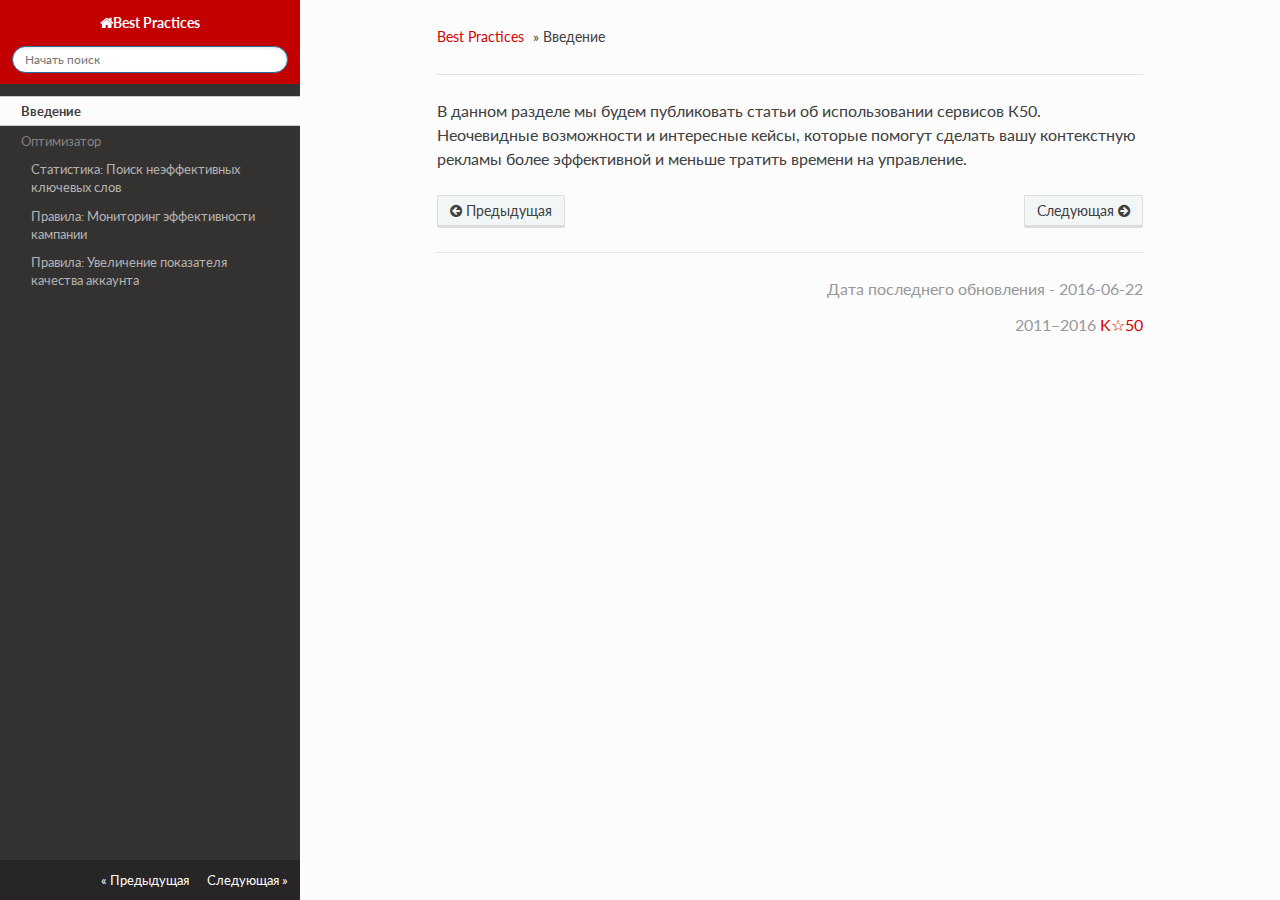
<file: site/best-practices/index.html>
<!DOCTYPE html>
<!--[if IE 8]><html class="no-js lt-ie9" lang="en" > <![endif]-->
<!--[if gt IE 8]><!--> <html class="no-js" lang="en" > <!--<![endif]-->
<head>
  <meta name="google-site-verification" content="T2KxAX2AczTE-InwHcTK-odclFEfghlVAjvU1z3jCWg" />
  <meta name="theme-color" content="#c20000">
  <meta name="msapplication-navbutton-color" content="#c20000">
  <meta name="apple-mobile-web-app-status-bar-style" content="#c20000">
  <meta charset="utf-8">
  <meta name="viewport" content="width=device-width, initial-scale=1.0">
  
  <title>Best Practices - Введение</title>
  

  <link rel="shortcut icon" href="../img/favicon.ico">

  
  <link href='https://fonts.googleapis.com/css?family=Lato:400,700|Roboto+Slab:400,700|Inconsolata:400,700' rel='stylesheet' type='text/css'>

  <link rel="stylesheet" href="../css/theme.css" type="text/css" />
  <link rel="stylesheet" href="../css/theme_extra.css" type="text/css" />
  <link rel="stylesheet" href="../css/highlight.css">

  
  <script>
    // Current page data
    var mkdocs_page_name = "best-practices||Введение";
  </script>
  
  <script src="../js/jquery-2.1.1.min.js"></script>
  <script src="../js/modernizr-2.8.3.min.js"></script>
  <script type="text/javascript" src="../js/highlight.pack.js"></script>
  <script src="../js/theme.js"></script> 

 
</head>

<body class="wy-body-for-nav" role="document">
<noscript><iframe src="//www.googletagmanager.com/ns.html?id=GTM-TRCLJ2"
height="0" width="0" style="display:none;visibility:hidden"></iframe></noscript>
<script>(function(w,d,s,l,i){w[l]=w[l]||[];w[l].push({'gtm.start':
new Date().getTime(),event:'gtm.js'});var f=d.getElementsByTagName(s)[0],
j=d.createElement(s),dl=l!='dataLayer'?'&l='+l:'';j.async=true;j.src=
'//www.googletagmanager.com/gtm.js?id='+i+dl;f.parentNode.insertBefore(j,f);
})(window,document,'script','dataLayer','GTM-TRCLJ2');</script>
  <div class="wy-grid-for-nav">

    
    <nav data-toggle="wy-nav-shift" class="wy-nav-side stickynav">
      <div class="wy-side-nav-search">
        
           
           <a href="/best-practices/" class="icon icon-home">Best Practices</a>
           
        
        <div role="search">
  <form id ="rtd-search-form" class="wy-form" action="../search.html" method="get">
    <input type="text" name="q" placeholder="Начать поиск" />
  </form>
</div>
      </div>

      <div class="wy-menu wy-menu-vertical" data-spy="affix" role="navigation" aria-label="main navigation">
        <ul class="current">
          
            <li>


<li>
          
            <li>


<li>
          
            <li>


<li>
          
            <li>


<li>
          
            <li>


<li>
          
            <li>


<li>
          
            <li>


<li>
          
            <li>


<li>
          
            <li>


<li>
          
            <li>


<li>
          
            <li>


<li>
          
            <li>


<li>
          
            <li>


<li>
          
            <li>


<li>
          
            <li>


<li>
          
            <li>


<li>
          
            <li>


<li>
          
            <li>


<li>
          
            <li>


<li>
          
            <li>


<li>
          
            <li>


<li>
          
            <li>


<li>
          
            <li>


<li>
          
            <li>



    <li class="toctree-l1 current">

        <a class="current" href="./">Введение</a>
        
            <ul>
            
            </ul>
        
    </li>


<li>
          
            <li>



    <ul class="subnav">
    <li><span>Оптимизатор</span></li>

        
            



    <li class="toctree-l1 ">

        <a class="" href="optimisator/neeffektivnye-klyuchevye-slova/">Статистика: Поиск неэффективных ключевых слов</a>
        
    </li>



        
            



    <li class="toctree-l1 ">

        <a class="" href="optimisator/monitoring-effektivnosti/">Правила: Мониторинг эффективности кампании</a>
        
    </li>



        
            



    <li class="toctree-l1 ">

        <a class="" href="optimisator/uvelicheniya-pk-akkaunta/">Правила: Увеличение показателя качества аккаунта</a>
        
    </li>



        
    </ul>


<li>
          
        </ul>
      </div>
      &nbsp;
    </nav>

    <section data-toggle="wy-nav-shift" class="wy-nav-content-wrap">

      
      <nav class="wy-nav-top" role="navigation" aria-label="top navigation">
        <i data-toggle="wy-nav-top" class="fa fa-bars"></i>
        
          
          <a href="/best-practices/">Best Practices</a>
          
        
      </nav>

      
      <div class="wy-nav-content">
        <div class="rst-content">
          <div role="navigation" aria-label="breadcrumbs navigation">
  <ul class="wy-breadcrumbs">
    
      
      <li><a href="/best-practices/">Best Practices</a> &raquo;</li>
      
    
    
      
    
    <li>Введение</li>
    <li class="wy-breadcrumbs-aside">
      
    </li>
  </ul>
  <hr/>
</div>
          <div role="main">
            <div class="section">
              
                <p>В данном разделе мы будем публиковать статьи об использовании сервисов К50. Неочевидные возможности и интересные кейсы, которые помогут сделать вашу контекстную рекламы более эффективной и меньше тратить времени на управление.</p>
              
            </div>
          </div>
          <footer>
  
    <div class="rst-footer-buttons" role="navigation" aria-label="footer navigation">
      
        <a href="optimisator/neeffektivnye-klyuchevye-slova/" class="btn btn-neutral float-right" title="Статистика: Поиск неэффективных ключевых слов"/>Следующая <span class="icon icon-circle-arrow-right"></span></a>
      
      
        <a href="../generator/faq/" class="btn btn-neutral" title="Часто задаваемые вопросы"><span class="icon icon-circle-arrow-left"></span> Предыдущая</a>
      
    </div>
  

  <hr/>

  <div role="contentinfo" class="contentinfo">
    <!-- Copyright etc -->
    <p>Дата последнего обновления - 2016-06-22</p>
    <p>2011–2016 <a href="http://k50.ru" target="_blank">K☆50</a></p>
  </div>

</footer>
	  
        </div>
      </div>

    </section>

  </div>

<div class="rst-versions" role="note" style="cursor: pointer">
    <span class="rst-current-version" data-toggle="rst-current-version">
      
      
        <span><a href="../generator/faq/" style="color: #fcfcfc;">&laquo; Предыдущая</a></span>
      
      
        <span style="margin-left: 15px"><a href="optimisator/neeffektivnye-klyuchevye-slova/" style="color: #fcfcfc">Следующая &raquo;</a></span>
      
    </span>
</div>

</body>
</html>
</file>
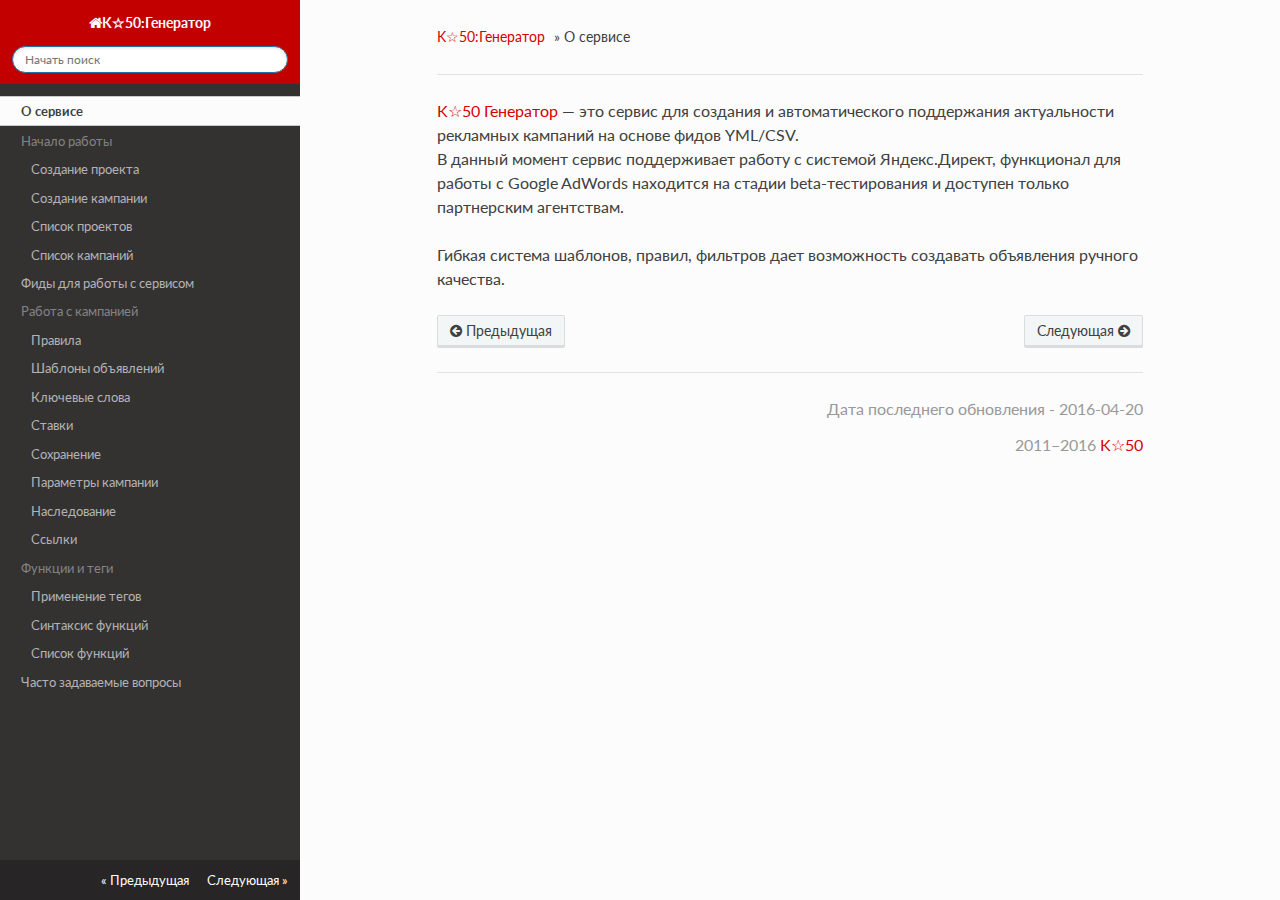
<file: site/generator/index.html>
<!DOCTYPE html>
<!--[if IE 8]><html class="no-js lt-ie9" lang="en" > <![endif]-->
<!--[if gt IE 8]><!--> <html class="no-js" lang="en" > <!--<![endif]-->
<head>
  <meta name="google-site-verification" content="T2KxAX2AczTE-InwHcTK-odclFEfghlVAjvU1z3jCWg" />
  <meta name="theme-color" content="#c20000">
  <meta name="msapplication-navbutton-color" content="#c20000">
  <meta name="apple-mobile-web-app-status-bar-style" content="#c20000">
  <meta charset="utf-8">
  <meta name="viewport" content="width=device-width, initial-scale=1.0">
  
  <title>K☆50:Генератор - О сервисе</title>
  

  <link rel="shortcut icon" href="../img/favicon.ico">

  
  <link href='https://fonts.googleapis.com/css?family=Lato:400,700|Roboto+Slab:400,700|Inconsolata:400,700' rel='stylesheet' type='text/css'>

  <link rel="stylesheet" href="../css/theme.css" type="text/css" />
  <link rel="stylesheet" href="../css/theme_extra.css" type="text/css" />
  <link rel="stylesheet" href="../css/highlight.css">

  
  <script>
    // Current page data
    var mkdocs_page_name = "generator||О сервисе";
  </script>
  
  <script src="../js/jquery-2.1.1.min.js"></script>
  <script src="../js/modernizr-2.8.3.min.js"></script>
  <script type="text/javascript" src="../js/highlight.pack.js"></script>
  <script src="../js/theme.js"></script> 

 
</head>

<body class="wy-body-for-nav" role="document">
<noscript><iframe src="//www.googletagmanager.com/ns.html?id=GTM-TRCLJ2"
height="0" width="0" style="display:none;visibility:hidden"></iframe></noscript>
<script>(function(w,d,s,l,i){w[l]=w[l]||[];w[l].push({'gtm.start':
new Date().getTime(),event:'gtm.js'});var f=d.getElementsByTagName(s)[0],
j=d.createElement(s),dl=l!='dataLayer'?'&l='+l:'';j.async=true;j.src=
'//www.googletagmanager.com/gtm.js?id='+i+dl;f.parentNode.insertBefore(j,f);
})(window,document,'script','dataLayer','GTM-TRCLJ2');</script>
  <div class="wy-grid-for-nav">

    
    <nav data-toggle="wy-nav-shift" class="wy-nav-side stickynav">
      <div class="wy-side-nav-search">
        
           
           <a href="/generator/" class="icon icon-home">K☆50:Генератор</a>
           
        
        <div role="search">
  <form id ="rtd-search-form" class="wy-form" action="../search.html" method="get">
    <input type="text" name="q" placeholder="Начать поиск" />
  </form>
</div>
      </div>

      <div class="wy-menu wy-menu-vertical" data-spy="affix" role="navigation" aria-label="main navigation">
        <ul class="current">
          
            <li>


<li>
          
            <li>


<li>
          
            <li>


<li>
          
            <li>


<li>
          
            <li>


<li>
          
            <li>


<li>
          
            <li>


<li>
          
            <li>


<li>
          
            <li>


<li>
          
            <li>


<li>
          
            <li>


<li>
          
            <li>


<li>
          
            <li>


<li>
          
            <li>


<li>
          
            <li>


<li>
          
            <li>


<li>
          
            <li>


<li>
          
            <li>



    <li class="toctree-l1 current">

        <a class="current" href="./">О сервисе</a>
        
            <ul>
            
            </ul>
        
    </li>


<li>
          
            <li>



    <ul class="subnav">
    <li><span>Начало работы</span></li>

        
            



    <li class="toctree-l1 ">

        <a class="" href="start/project/">Создание проекта</a>
        
    </li>



        
            



    <li class="toctree-l1 ">

        <a class="" href="start/company/">Создание кампании</a>
        
    </li>



        
            



    <li class="toctree-l1 ">

        <a class="" href="start/project-list/">Список проектов</a>
        
    </li>



        
            



    <li class="toctree-l1 ">

        <a class="" href="start/company-list/">Список кампаний</a>
        
    </li>



        
    </ul>


<li>
          
            <li>



    <li class="toctree-l1 ">

        <a class="" href="feed/">Фиды для работы с сервисом</a>
        
    </li>


<li>
          
            <li>



    <ul class="subnav">
    <li><span>Работа с кампанией</span></li>

        
            



    <li class="toctree-l1 ">

        <a class="" href="work/rules/">Правила</a>
        
    </li>



        
            



    <li class="toctree-l1 ">

        <a class="" href="work/template-text/">Шаблоны объявлений</a>
        
    </li>



        
            



    <li class="toctree-l1 ">

        <a class="" href="work/template-keyword/">Ключевые слова</a>
        
    </li>



        
            



    <li class="toctree-l1 ">

        <a class="" href="work/bid/">Ставки</a>
        
    </li>



        
            



    <li class="toctree-l1 ">

        <a class="" href="work/save/">Сохранение</a>
        
    </li>



        
            



    <li class="toctree-l1 ">

        <a class="" href="work/settings/">Параметры кампании</a>
        
    </li>



        
            



    <li class="toctree-l1 ">

        <a class="" href="work/daughter/">Наследование</a>
        
    </li>



        
            



    <li class="toctree-l1 ">

        <a class="" href="work/links/">Ссылки</a>
        
    </li>



        
    </ul>


<li>
          
            <li>



    <ul class="subnav">
    <li><span>Функции и теги</span></li>

        
            



    <li class="toctree-l1 ">

        <a class="" href="functions/tags/">Применение тегов</a>
        
    </li>



        
            



    <li class="toctree-l1 ">

        <a class="" href="functions/syntax/">Синтаксис функций</a>
        
    </li>



        
            



    <li class="toctree-l1 ">

        <a class="" href="functions/list/">Список функций</a>
        
    </li>



        
    </ul>


<li>
          
            <li>



    <li class="toctree-l1 ">

        <a class="" href="faq/">Часто задаваемые вопросы</a>
        
    </li>


<li>
          
            <li>


<li>
          
            <li>


<li>
          
        </ul>
      </div>
      &nbsp;
    </nav>

    <section data-toggle="wy-nav-shift" class="wy-nav-content-wrap">

      
      <nav class="wy-nav-top" role="navigation" aria-label="top navigation">
        <i data-toggle="wy-nav-top" class="fa fa-bars"></i>
        
          
          <a href="/generator/">K☆50:Генератор</a>
          
        
      </nav>

      
      <div class="wy-nav-content">
        <div class="rst-content">
          <div role="navigation" aria-label="breadcrumbs navigation">
  <ul class="wy-breadcrumbs">
    
      
      <li><a href="/generator/">K☆50:Генератор</a> &raquo;</li>
      
    
    
      
    
    <li>О сервисе</li>
    <li class="wy-breadcrumbs-aside">
      
    </li>
  </ul>
  <hr/>
</div>
          <div role="main">
            <div class="section">
              
                <p><a href="http://k50.ru/servisy/k50-generator/" target="_blank">K☆50 Генератор</a> — это сервис для создания и автоматического поддержания актуальности рекламных кампаний на основе фидов YML/CSV.<br />
В данный момент сервис поддерживает работу с системой Яндекс.Директ, функционал для работы с Google AdWords находится на стадии beta-тестирования и доступен только партнерским агентствам. </p>
<p>Гибкая система шаблонов, правил, фильтров дает возможность создавать объявления ручного качества. </p>
              
            </div>
          </div>
          <footer>
  
    <div class="rst-footer-buttons" role="navigation" aria-label="footer navigation">
      
        <a href="start/project/" class="btn btn-neutral float-right" title="Создание проекта"/>Следующая <span class="icon icon-circle-arrow-right"></span></a>
      
      
        <a href="../optimisator/faq/" class="btn btn-neutral" title="Часто задаваемые вопросы"><span class="icon icon-circle-arrow-left"></span> Предыдущая</a>
      
    </div>
  

  <hr/>

  <div role="contentinfo" class="contentinfo">
    <!-- Copyright etc -->
    <p>Дата последнего обновления - 2016-04-20</p>
    <p>2011–2016 <a href="http://k50.ru" target="_blank">K☆50</a></p>
  </div>

</footer>
	  
        </div>
      </div>

    </section>

  </div>

<div class="rst-versions" role="note" style="cursor: pointer">
    <span class="rst-current-version" data-toggle="rst-current-version">
      
      
        <span><a href="../optimisator/faq/" style="color: #fcfcfc;">&laquo; Предыдущая</a></span>
      
      
        <span style="margin-left: 15px"><a href="start/project/" style="color: #fcfcfc">Следующая &raquo;</a></span>
      
    </span>
</div>

</body>
</html>
</file>
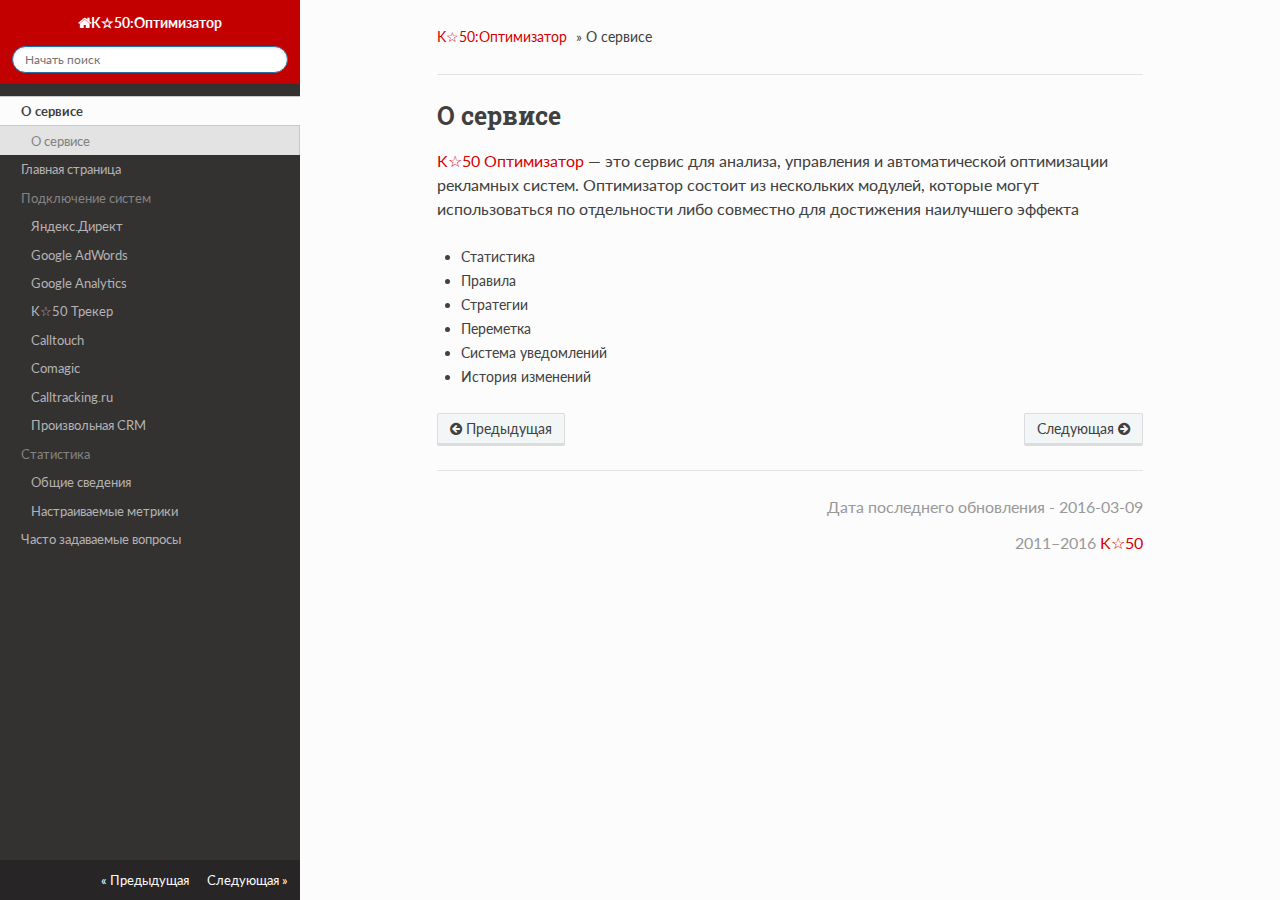
<file: site/optimisator/index.html>
<!DOCTYPE html>
<!--[if IE 8]><html class="no-js lt-ie9" lang="en" > <![endif]-->
<!--[if gt IE 8]><!--> <html class="no-js" lang="en" > <!--<![endif]-->
<head>
  <meta name="google-site-verification" content="T2KxAX2AczTE-InwHcTK-odclFEfghlVAjvU1z3jCWg" />
  <meta name="theme-color" content="#c20000">
  <meta name="msapplication-navbutton-color" content="#c20000">
  <meta name="apple-mobile-web-app-status-bar-style" content="#c20000">
  <meta charset="utf-8">
  <meta name="viewport" content="width=device-width, initial-scale=1.0">
  
  <title>K☆50:Оптимизатор - О сервисе</title>
  

  <link rel="shortcut icon" href="../img/favicon.ico">

  
  <link href='https://fonts.googleapis.com/css?family=Lato:400,700|Roboto+Slab:400,700|Inconsolata:400,700' rel='stylesheet' type='text/css'>

  <link rel="stylesheet" href="../css/theme.css" type="text/css" />
  <link rel="stylesheet" href="../css/theme_extra.css" type="text/css" />
  <link rel="stylesheet" href="../css/highlight.css">

  
  <script>
    // Current page data
    var mkdocs_page_name = "optimisator||О сервисе";
  </script>
  
  <script src="../js/jquery-2.1.1.min.js"></script>
  <script src="../js/modernizr-2.8.3.min.js"></script>
  <script type="text/javascript" src="../js/highlight.pack.js"></script>
  <script src="../js/theme.js"></script> 

 
</head>

<body class="wy-body-for-nav" role="document">
<noscript><iframe src="//www.googletagmanager.com/ns.html?id=GTM-TRCLJ2"
height="0" width="0" style="display:none;visibility:hidden"></iframe></noscript>
<script>(function(w,d,s,l,i){w[l]=w[l]||[];w[l].push({'gtm.start':
new Date().getTime(),event:'gtm.js'});var f=d.getElementsByTagName(s)[0],
j=d.createElement(s),dl=l!='dataLayer'?'&l='+l:'';j.async=true;j.src=
'//www.googletagmanager.com/gtm.js?id='+i+dl;f.parentNode.insertBefore(j,f);
})(window,document,'script','dataLayer','GTM-TRCLJ2');</script>
  <div class="wy-grid-for-nav">

    
    <nav data-toggle="wy-nav-shift" class="wy-nav-side stickynav">
      <div class="wy-side-nav-search">
        
           
           <a href="/optimisator/" class="icon icon-home">K☆50:Оптимизатор</a>
           
        
        <div role="search">
  <form id ="rtd-search-form" class="wy-form" action="../search.html" method="get">
    <input type="text" name="q" placeholder="Начать поиск" />
  </form>
</div>
      </div>

      <div class="wy-menu wy-menu-vertical" data-spy="affix" role="navigation" aria-label="main navigation">
        <ul class="current">
          
            <li>


<li>
          
            <li>


<li>
          
            <li>


<li>
          
            <li>


<li>
          
            <li>


<li>
          
            <li>


<li>
          
            <li>


<li>
          
            <li>


<li>
          
            <li>


<li>
          
            <li>


<li>
          
            <li>


<li>
          
            <li>


<li>
          
            <li>



    <li class="toctree-l1 current">

        <a class="current" href="./">О сервисе</a>
        
            <ul>
            

                <li class="toctree-l3"><a href="#_1">О сервисе</a></li>

                

            
            </ul>
        
    </li>


<li>
          
            <li>



    <li class="toctree-l1 ">

        <a class="" href="main-page/">Главная страница</a>
        
    </li>


<li>
          
            <li>



    <ul class="subnav">
    <li><span>Подключение систем</span></li>

        
            



    <li class="toctree-l1 ">

        <a class="" href="connect/yandex-direct/">Яндекс.Директ</a>
        
    </li>



        
            



    <li class="toctree-l1 ">

        <a class="" href="connect/google-adwords/">Google AdWords</a>
        
    </li>



        
            



    <li class="toctree-l1 ">

        <a class="" href="connect/google-analytics/">Google Analytics</a>
        
    </li>



        
            



    <li class="toctree-l1 ">

        <a class="" href="connect/k50/">K☆50 Трекер</a>
        
    </li>



        
            



    <li class="toctree-l1 ">

        <a class="" href="connect/calltouch/">Calltouch</a>
        
    </li>



        
            



    <li class="toctree-l1 ">

        <a class="" href="connect/comagic/">Comagic</a>
        
    </li>



        
            



    <li class="toctree-l1 ">

        <a class="" href="connect/calltrackingru/">Calltracking.ru</a>
        
    </li>



        
            



    <li class="toctree-l1 ">

        <a class="" href="connect/crm/">Произвольная CRM</a>
        
    </li>



        
    </ul>


<li>
          
            <li>



    <ul class="subnav">
    <li><span>Статистика</span></li>

        
            



    <li class="toctree-l1 ">

        <a class="" href="statistics/">Общие сведения</a>
        
    </li>



        
            



    <li class="toctree-l1 ">

        <a class="" href="statistics/custom_metrics/">Настраиваемые метрики</a>
        
    </li>



        
    </ul>


<li>
          
            <li>



    <li class="toctree-l1 ">

        <a class="" href="faq/">Часто задаваемые вопросы</a>
        
    </li>


<li>
          
            <li>


<li>
          
            <li>


<li>
          
            <li>


<li>
          
            <li>


<li>
          
            <li>


<li>
          
            <li>


<li>
          
            <li>


<li>
          
            <li>


<li>
          
        </ul>
      </div>
      &nbsp;
    </nav>

    <section data-toggle="wy-nav-shift" class="wy-nav-content-wrap">

      
      <nav class="wy-nav-top" role="navigation" aria-label="top navigation">
        <i data-toggle="wy-nav-top" class="fa fa-bars"></i>
        
          
          <a href="/optimisator/">K☆50:Оптимизатор</a>
          
        
      </nav>

      
      <div class="wy-nav-content">
        <div class="rst-content">
          <div role="navigation" aria-label="breadcrumbs navigation">
  <ul class="wy-breadcrumbs">
    
      
      <li><a href="/optimisator/">K☆50:Оптимизатор</a> &raquo;</li>
      
    
    
      
    
    <li>О сервисе</li>
    <li class="wy-breadcrumbs-aside">
      
    </li>
  </ul>
  <hr/>
</div>
          <div role="main">
            <div class="section">
              
                <h1 id="_1">О сервисе</h1>
<p><a href="http://k50.ru/" target="_blank">K☆50 Оптимизатор</a> — это сервис для анализа, управления и автоматической оптимизации рекламных систем. Оптимизатор состоит из нескольких модулей, которые могут использоваться по отдельности либо совместно для достижения наилучшего эффекта</p>
<ul>
<li>Статистика</li>
<li>Правила</li>
<li>Стратегии</li>
<li>Переметка</li>
<li>Система уведомлений</li>
<li>История изменений</li>
</ul>
              
            </div>
          </div>
          <footer>
  
    <div class="rst-footer-buttons" role="navigation" aria-label="footer navigation">
      
        <a href="main-page/" class="btn btn-neutral float-right" title="Главная страница"/>Следующая <span class="icon icon-circle-arrow-right"></span></a>
      
      
        <a href="../tracker-api/api-requests/get-orders-stat/" class="btn btn-neutral" title="Получение статистики по заказам"><span class="icon icon-circle-arrow-left"></span> Предыдущая</a>
      
    </div>
  

  <hr/>

  <div role="contentinfo" class="contentinfo">
    <!-- Copyright etc -->
    <p>Дата последнего обновления - 2016-03-09</p>
    <p>2011–2016 <a href="http://k50.ru" target="_blank">K☆50</a></p>
  </div>

</footer>
	  
        </div>
      </div>

    </section>

  </div>

<div class="rst-versions" role="note" style="cursor: pointer">
    <span class="rst-current-version" data-toggle="rst-current-version">
      
      
        <span><a href="../tracker-api/api-requests/get-orders-stat/" style="color: #fcfcfc;">&laquo; Предыдущая</a></span>
      
      
        <span style="margin-left: 15px"><a href="main-page/" style="color: #fcfcfc">Следующая &raquo;</a></span>
      
    </span>
</div>

</body>
</html>
</file>
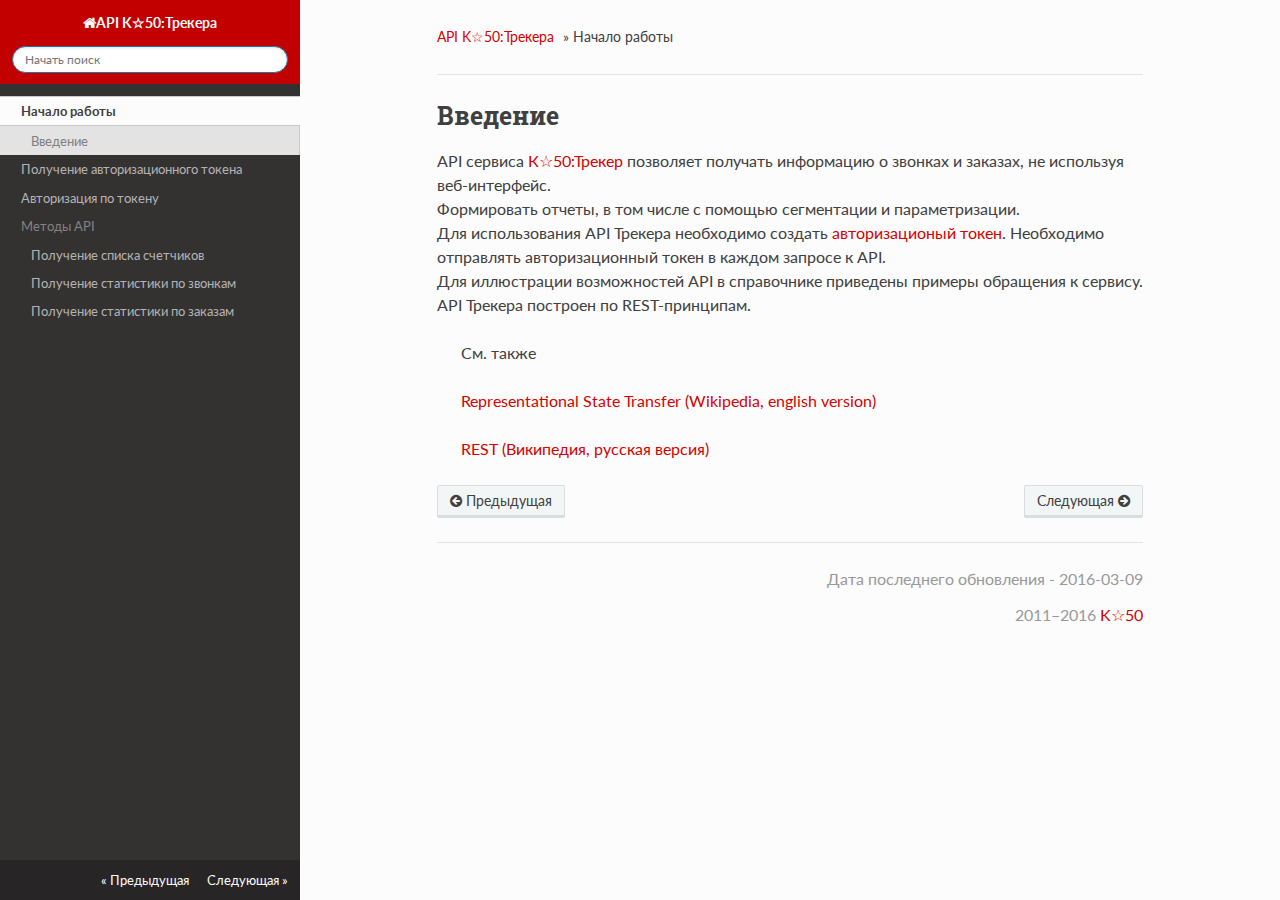
<file: site/tracker-api/index.html>
<!DOCTYPE html>
<!--[if IE 8]><html class="no-js lt-ie9" lang="en" > <![endif]-->
<!--[if gt IE 8]><!--> <html class="no-js" lang="en" > <!--<![endif]-->
<head>
  <meta name="google-site-verification" content="T2KxAX2AczTE-InwHcTK-odclFEfghlVAjvU1z3jCWg" />
  <meta name="theme-color" content="#c20000">
  <meta name="msapplication-navbutton-color" content="#c20000">
  <meta name="apple-mobile-web-app-status-bar-style" content="#c20000">
  <meta charset="utf-8">
  <meta name="viewport" content="width=device-width, initial-scale=1.0">
  
  <title>API K☆50:Трекера - Начало работы</title>
  

  <link rel="shortcut icon" href="../img/favicon.ico">

  
  <link href='https://fonts.googleapis.com/css?family=Lato:400,700|Roboto+Slab:400,700|Inconsolata:400,700' rel='stylesheet' type='text/css'>

  <link rel="stylesheet" href="../css/theme.css" type="text/css" />
  <link rel="stylesheet" href="../css/theme_extra.css" type="text/css" />
  <link rel="stylesheet" href="../css/highlight.css">

  
  <script>
    // Current page data
    var mkdocs_page_name = "tracker-api||Начало работы";
  </script>
  
  <script src="../js/jquery-2.1.1.min.js"></script>
  <script src="../js/modernizr-2.8.3.min.js"></script>
  <script type="text/javascript" src="../js/highlight.pack.js"></script>
  <script src="../js/theme.js"></script> 

 
</head>

<body class="wy-body-for-nav" role="document">
<noscript><iframe src="//www.googletagmanager.com/ns.html?id=GTM-TRCLJ2"
height="0" width="0" style="display:none;visibility:hidden"></iframe></noscript>
<script>(function(w,d,s,l,i){w[l]=w[l]||[];w[l].push({'gtm.start':
new Date().getTime(),event:'gtm.js'});var f=d.getElementsByTagName(s)[0],
j=d.createElement(s),dl=l!='dataLayer'?'&l='+l:'';j.async=true;j.src=
'//www.googletagmanager.com/gtm.js?id='+i+dl;f.parentNode.insertBefore(j,f);
})(window,document,'script','dataLayer','GTM-TRCLJ2');</script>
  <div class="wy-grid-for-nav">

    
    <nav data-toggle="wy-nav-shift" class="wy-nav-side stickynav">
      <div class="wy-side-nav-search">
        
           
           <a href="/tracker-api/" class="icon icon-home">API K☆50:Трекера</a>
           
        
        <div role="search">
  <form id ="rtd-search-form" class="wy-form" action="../search.html" method="get">
    <input type="text" name="q" placeholder="Начать поиск" />
  </form>
</div>
      </div>

      <div class="wy-menu wy-menu-vertical" data-spy="affix" role="navigation" aria-label="main navigation">
        <ul class="current">
          
            <li>


<li>
          
            <li>


<li>
          
            <li>


<li>
          
            <li>


<li>
          
            <li>


<li>
          
            <li>


<li>
          
            <li>


<li>
          
            <li>


<li>
          
            <li>



    <li class="toctree-l1 current">

        <a class="current" href="./">Начало работы</a>
        
            <ul>
            

                <li class="toctree-l3"><a href="#_1">Введение</a></li>

                

            
            </ul>
        
    </li>


<li>
          
            <li>



    <li class="toctree-l1 ">

        <a class="" href="token_creation/">Получение авторизационного токена</a>
        
    </li>


<li>
          
            <li>



    <li class="toctree-l1 ">

        <a class="" href="token_authorization/">Авторизация по токену</a>
        
    </li>


<li>
          
            <li>



    <ul class="subnav">
    <li><span>Методы API</span></li>

        
            



    <li class="toctree-l1 ">

        <a class="" href="api-requests/get-counters-list/">Получение списка счетчиков</a>
        
    </li>



        
            



    <li class="toctree-l1 ">

        <a class="" href="api-requests/get-calls-stat/">Получение статистики по звонкам</a>
        
    </li>



        
            



    <li class="toctree-l1 ">

        <a class="" href="api-requests/get-orders-stat/">Получение статистики по заказам</a>
        
    </li>



        
    </ul>


<li>
          
            <li>


<li>
          
            <li>


<li>
          
            <li>


<li>
          
            <li>


<li>
          
            <li>


<li>
          
            <li>


<li>
          
            <li>


<li>
          
            <li>


<li>
          
            <li>


<li>
          
            <li>


<li>
          
            <li>


<li>
          
            <li>


<li>
          
            <li>


<li>
          
        </ul>
      </div>
      &nbsp;
    </nav>

    <section data-toggle="wy-nav-shift" class="wy-nav-content-wrap">

      
      <nav class="wy-nav-top" role="navigation" aria-label="top navigation">
        <i data-toggle="wy-nav-top" class="fa fa-bars"></i>
        
          
          <a href="/tracker-api/">API K☆50:Трекера</a>
          
        
      </nav>

      
      <div class="wy-nav-content">
        <div class="rst-content">
          <div role="navigation" aria-label="breadcrumbs navigation">
  <ul class="wy-breadcrumbs">
    
      
      <li><a href="/tracker-api/">API K☆50:Трекера</a> &raquo;</li>
      
    
    
      
    
    <li>Начало работы</li>
    <li class="wy-breadcrumbs-aside">
      
    </li>
  </ul>
  <hr/>
</div>
          <div role="main">
            <div class="section">
              
                <h1 id="_1">Введение</h1>
<p>API сервиса <a href="http://help.k50.ru/tracker/" target="_blank">К☆50:Трекер</a> позволяет получать информацию о звонках и заказах, не используя веб-интерфейс.<br />
Формировать отчеты, в том числе с помощью сегментации и параметризации.<br />
Для использования API Трекера необходимо создать <a href="../token_creation">авторизационый токен</a>. Необходимо отправлять авторизационный токен в каждом запросе к API.<br />
Для иллюстрации возможностей API в справочнике приведены примеры обращения к сервису.<br />
API Трекера построен по REST-принципам.</p>
<blockquote>
<p>См. также</p>
<p><a href="http://en.wikipedia.org/wiki/Representational_State_Transfer" target="_blank">Representational State Transfer (Wikipedia, english version)</a><br/><br />
<a href="http://ru.wikipedia.org/wiki/REST" target="_blank">REST (Википедия, русская версия)</a></p>
</blockquote>
              
            </div>
          </div>
          <footer>
  
    <div class="rst-footer-buttons" role="navigation" aria-label="footer navigation">
      
        <a href="token_creation/" class="btn btn-neutral float-right" title="Получение авторизационного токена"/>Следующая <span class="icon icon-circle-arrow-right"></span></a>
      
      
        <a href="../tracker/faq/" class="btn btn-neutral" title="Часто задаваемые вопросы"><span class="icon icon-circle-arrow-left"></span> Предыдущая</a>
      
    </div>
  

  <hr/>

  <div role="contentinfo" class="contentinfo">
    <!-- Copyright etc -->
    <p>Дата последнего обновления - 2016-03-09</p>
    <p>2011–2016 <a href="http://k50.ru" target="_blank">K☆50</a></p>
  </div>

</footer>
	  
        </div>
      </div>

    </section>

  </div>

<div class="rst-versions" role="note" style="cursor: pointer">
    <span class="rst-current-version" data-toggle="rst-current-version">
      
      
        <span><a href="../tracker/faq/" style="color: #fcfcfc;">&laquo; Предыдущая</a></span>
      
      
        <span style="margin-left: 15px"><a href="token_creation/" style="color: #fcfcfc">Следующая &raquo;</a></span>
      
    </span>
</div>

</body>
</html>
</file>
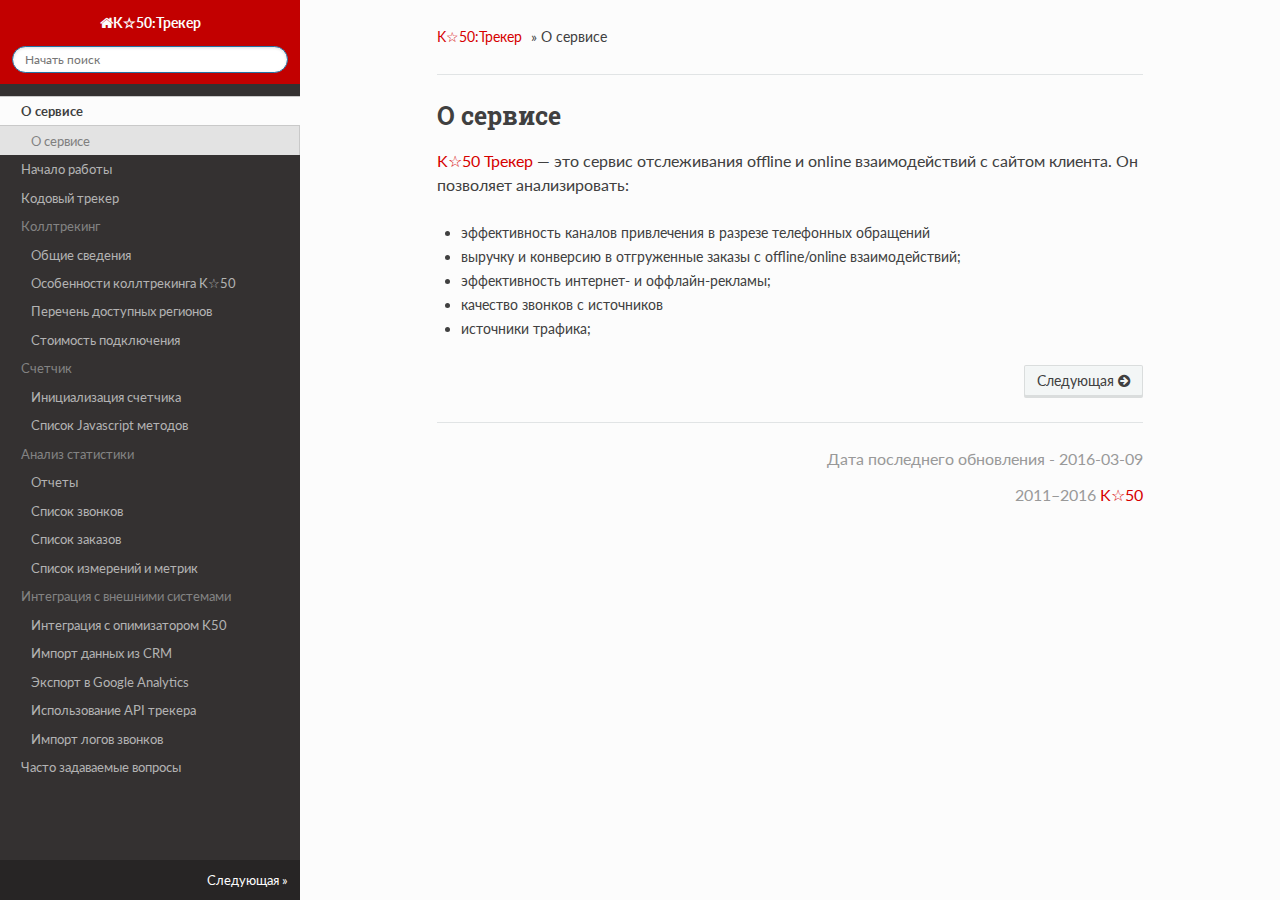
<file: site/tracker/index.html>
<!DOCTYPE html>
<!--[if IE 8]><html class="no-js lt-ie9" lang="en" > <![endif]-->
<!--[if gt IE 8]><!--> <html class="no-js" lang="en" > <!--<![endif]-->
<head>
  <meta name="google-site-verification" content="T2KxAX2AczTE-InwHcTK-odclFEfghlVAjvU1z3jCWg" />
  <meta name="theme-color" content="#c20000">
  <meta name="msapplication-navbutton-color" content="#c20000">
  <meta name="apple-mobile-web-app-status-bar-style" content="#c20000">
  <meta charset="utf-8">
  <meta name="viewport" content="width=device-width, initial-scale=1.0">
  
  <title>K☆50:Трекер - О сервисе</title>
  

  <link rel="shortcut icon" href="../img/favicon.ico">

  
  <link href='https://fonts.googleapis.com/css?family=Lato:400,700|Roboto+Slab:400,700|Inconsolata:400,700' rel='stylesheet' type='text/css'>

  <link rel="stylesheet" href="../css/theme.css" type="text/css" />
  <link rel="stylesheet" href="../css/theme_extra.css" type="text/css" />
  <link rel="stylesheet" href="../css/highlight.css">

  
  <script>
    // Current page data
    var mkdocs_page_name = "tracker||О сервисе";
  </script>
  
  <script src="../js/jquery-2.1.1.min.js"></script>
  <script src="../js/modernizr-2.8.3.min.js"></script>
  <script type="text/javascript" src="../js/highlight.pack.js"></script>
  <script src="../js/theme.js"></script> 

 
</head>

<body class="wy-body-for-nav" role="document">
<noscript><iframe src="//www.googletagmanager.com/ns.html?id=GTM-TRCLJ2"
height="0" width="0" style="display:none;visibility:hidden"></iframe></noscript>
<script>(function(w,d,s,l,i){w[l]=w[l]||[];w[l].push({'gtm.start':
new Date().getTime(),event:'gtm.js'});var f=d.getElementsByTagName(s)[0],
j=d.createElement(s),dl=l!='dataLayer'?'&l='+l:'';j.async=true;j.src=
'//www.googletagmanager.com/gtm.js?id='+i+dl;f.parentNode.insertBefore(j,f);
})(window,document,'script','dataLayer','GTM-TRCLJ2');</script>
  <div class="wy-grid-for-nav">

    
    <nav data-toggle="wy-nav-shift" class="wy-nav-side stickynav">
      <div class="wy-side-nav-search">
        
           
           <a href="/tracker/" class="icon icon-home">K☆50:Трекер</a>
           
        
        <div role="search">
  <form id ="rtd-search-form" class="wy-form" action="../search.html" method="get">
    <input type="text" name="q" placeholder="Начать поиск" />
  </form>
</div>
      </div>

      <div class="wy-menu wy-menu-vertical" data-spy="affix" role="navigation" aria-label="main navigation">
        <ul class="current">
          
            <li>



    <li class="toctree-l1 current">

        <a class="current" href="./">О сервисе</a>
        
            <ul>
            

                <li class="toctree-l3"><a href="#_1">О сервисе</a></li>

                

            
            </ul>
        
    </li>


<li>
          
            <li>



    <li class="toctree-l1 ">

        <a class="" href="first-steps/">Начало работы</a>
        
    </li>


<li>
          
            <li>



    <li class="toctree-l1 ">

        <a class="" href="code-tracker/">Кодовый трекер</a>
        
    </li>


<li>
          
            <li>



    <ul class="subnav">
    <li><span>Коллтрекинг</span></li>

        
            



    <li class="toctree-l1 ">

        <a class="" href="calltracking/">Общие сведения</a>
        
    </li>



        
            



    <li class="toctree-l1 ">

        <a class="" href="calltracking/features/">Особенности коллтрекинга K☆50</a>
        
    </li>



        
            



    <li class="toctree-l1 ">

        <a class="" href="calltracking/supported-regions/">Перечень доступных регионов</a>
        
    </li>



        
            



    <li class="toctree-l1 ">

        <a class="" href="calltracking/price/">Стоимость подключения</a>
        
    </li>



        
    </ul>


<li>
          
            <li>



    <ul class="subnav">
    <li><span>Счетчик</span></li>

        
            



    <li class="toctree-l1 ">

        <a class="" href="counters/initialization/">Инициализация счетчика</a>
        
    </li>



        
            



    <li class="toctree-l1 ">

        <a class="" href="counters/javascript-api/">Список Javascript методов</a>
        
    </li>



        
    </ul>


<li>
          
            <li>



    <ul class="subnav">
    <li><span>Анализ статистики</span></li>

        
            



    <li class="toctree-l1 ">

        <a class="" href="reports/report-configurator/">Отчеты</a>
        
    </li>



        
            



    <li class="toctree-l1 ">

        <a class="" href="reports/calls/">Список звонков</a>
        
    </li>



        
            



    <li class="toctree-l1 ">

        <a class="" href="reports/orders/">Список заказов</a>
        
    </li>



        
            



    <li class="toctree-l1 ">

        <a class="" href="reports/dimensions-and-metrics/">Список измерений и метрик</a>
        
    </li>



        
    </ul>


<li>
          
            <li>



    <ul class="subnav">
    <li><span>Интеграция с внешними системами</span></li>

        
            



    <li class="toctree-l1 ">

        <a class="" href="integration/k50/">Интеграция с опимизатором K50</a>
        
    </li>



        
            



    <li class="toctree-l1 ">

        <a class="" href="integration/crm/">Импорт данных из CRM</a>
        
    </li>



        
            



    <li class="toctree-l1 ">

        <a class="" href="integration/google-analytics/">Экспорт в Google Analytics</a>
        
    </li>



        
            



    <li class="toctree-l1 ">

        <a class="" href="integration/tracker-api/">Использование API трекера</a>
        
    </li>



        
            



    <li class="toctree-l1 ">

        <a class="" href="integration/phone-log-import/">Импорт логов звонков</a>
        
    </li>



        
    </ul>


<li>
          
            <li>



    <li class="toctree-l1 ">

        <a class="" href="faq/">Часто задаваемые вопросы</a>
        
    </li>


<li>
          
            <li>


<li>
          
            <li>


<li>
          
            <li>


<li>
          
            <li>


<li>
          
            <li>


<li>
          
            <li>


<li>
          
            <li>


<li>
          
            <li>


<li>
          
            <li>


<li>
          
            <li>


<li>
          
            <li>


<li>
          
            <li>


<li>
          
            <li>


<li>
          
            <li>


<li>
          
            <li>


<li>
          
            <li>


<li>
          
            <li>


<li>
          
        </ul>
      </div>
      &nbsp;
    </nav>

    <section data-toggle="wy-nav-shift" class="wy-nav-content-wrap">

      
      <nav class="wy-nav-top" role="navigation" aria-label="top navigation">
        <i data-toggle="wy-nav-top" class="fa fa-bars"></i>
        
          
          <a href="/tracker/">K☆50:Трекер</a>
          
        
      </nav>

      
      <div class="wy-nav-content">
        <div class="rst-content">
          <div role="navigation" aria-label="breadcrumbs navigation">
  <ul class="wy-breadcrumbs">
    
      
      <li><a href="/tracker/">K☆50:Трекер</a> &raquo;</li>
      
    
    
      
    
    <li>О сервисе</li>
    <li class="wy-breadcrumbs-aside">
      
    </li>
  </ul>
  <hr/>
</div>
          <div role="main">
            <div class="section">
              
                <h1 id="_1">О сервисе</h1>
<p><a href="http://tracker.k50.ru" target="_blank">K☆50 Трекер</a> — это сервис отслеживания offline и online взаимодействий с сайтом клиента. Он позволяет анализировать:</p>
<ul>
<li>эффективность каналов привлечения в разрезе телефонных обращений</li>
<li>выручку и конверсию в отгруженные заказы с offline/online взаимодействий;</li>
<li>эффективность интернет- и оффлайн-рекламы;</li>
<li>качество звонков с источников</li>
<li>источники трафика;</li>
</ul>
              
            </div>
          </div>
          <footer>
  
    <div class="rst-footer-buttons" role="navigation" aria-label="footer navigation">
      
        <a href="first-steps/" class="btn btn-neutral float-right" title="Начало работы"/>Следующая <span class="icon icon-circle-arrow-right"></span></a>
      
      
    </div>
  

  <hr/>

  <div role="contentinfo" class="contentinfo">
    <!-- Copyright etc -->
    <p>Дата последнего обновления - 2016-03-09</p>
    <p>2011–2016 <a href="http://k50.ru" target="_blank">K☆50</a></p>
  </div>

</footer>
	  
        </div>
      </div>

    </section>

  </div>

<div class="rst-versions" role="note" style="cursor: pointer">
    <span class="rst-current-version" data-toggle="rst-current-version">
      
      
      
        <span style="margin-left: 15px"><a href="first-steps/" style="color: #fcfcfc">Следующая &raquo;</a></span>
      
    </span>
</div>

</body>
</html>
</file>
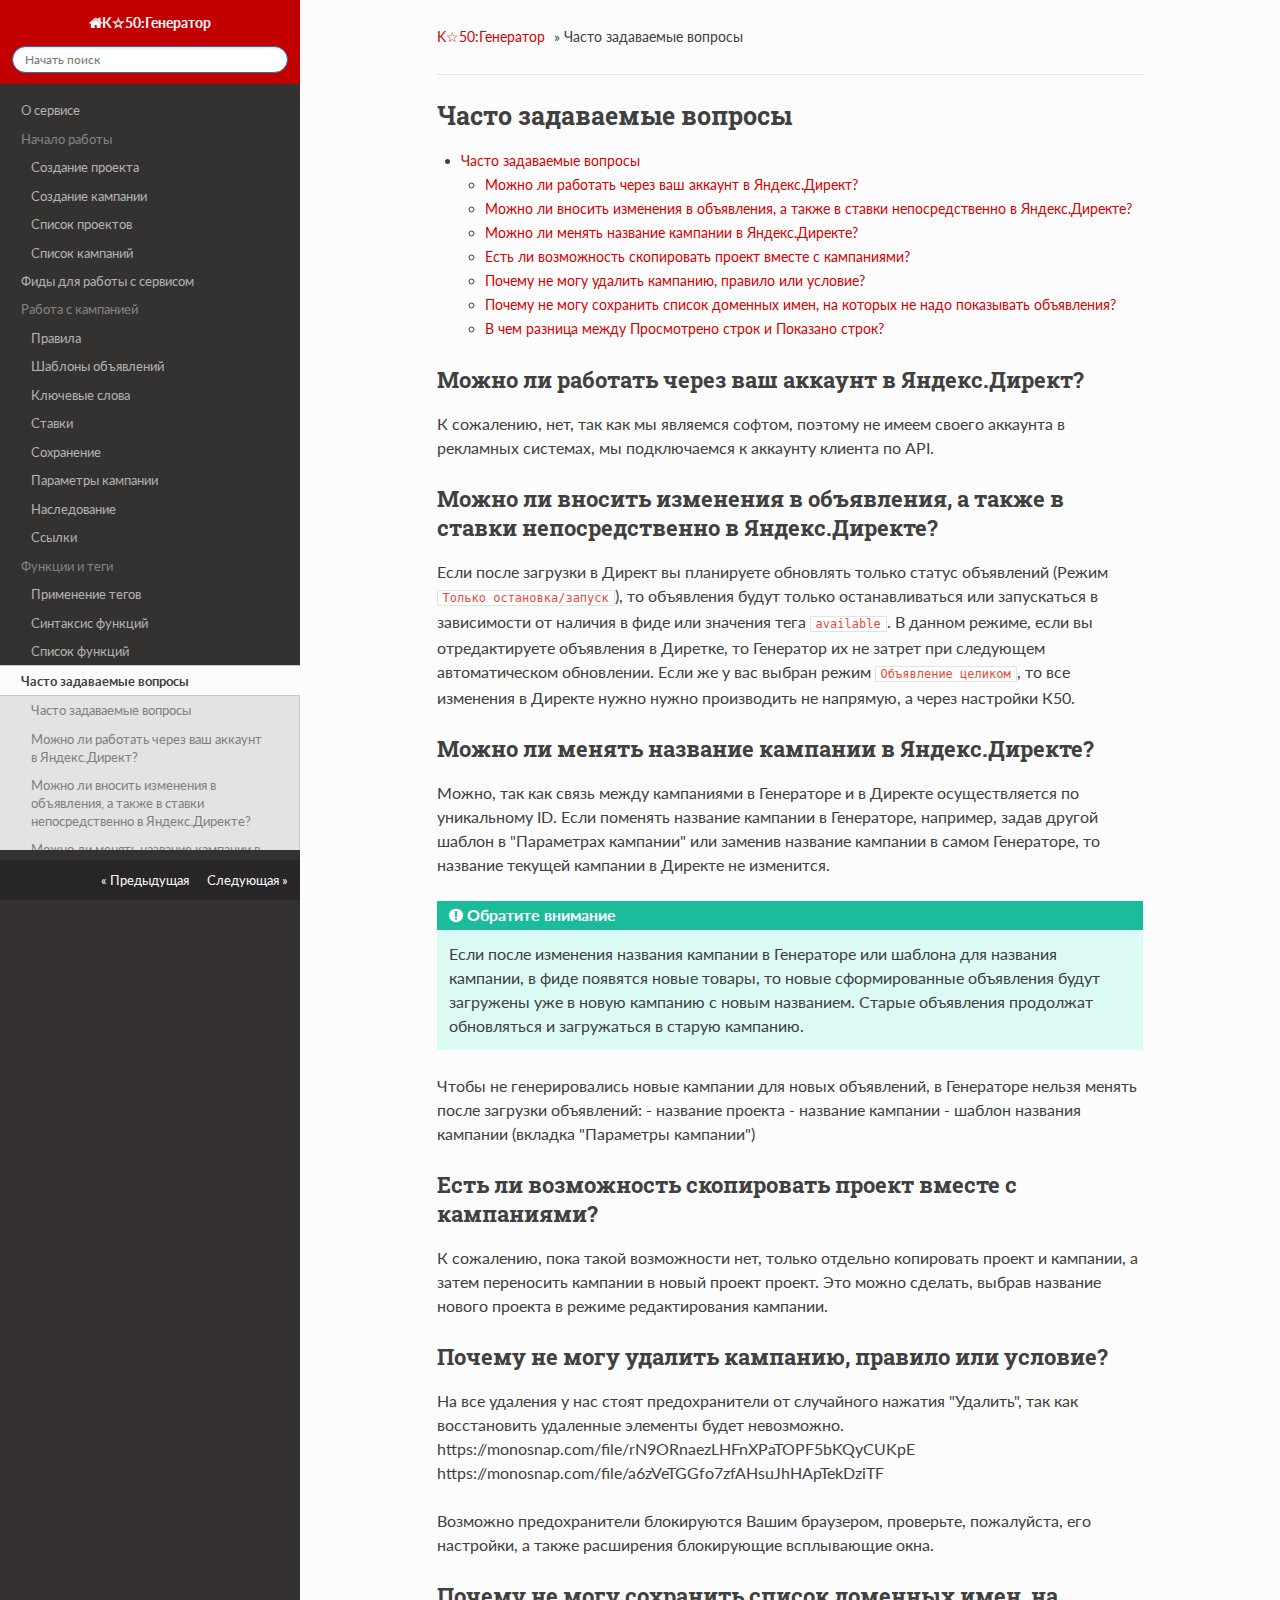
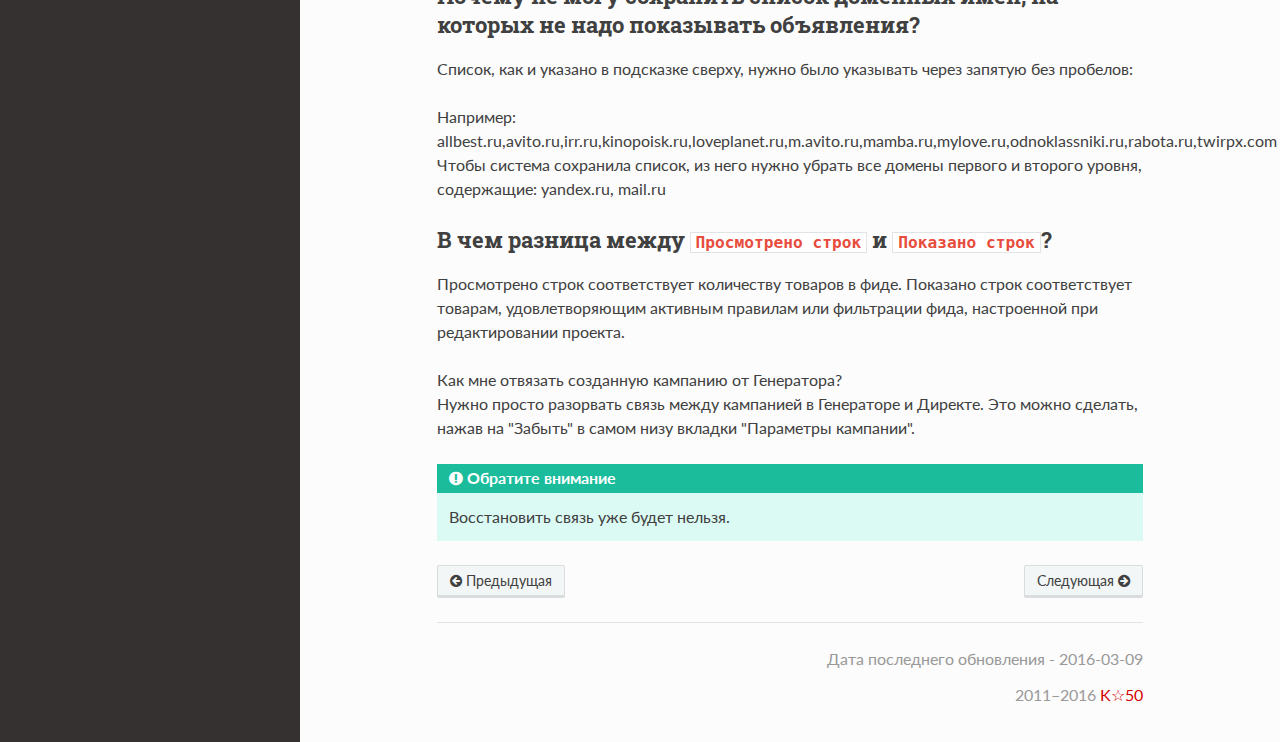
<file: site/generator/faq/index.html>
<!DOCTYPE html>
<!--[if IE 8]><html class="no-js lt-ie9" lang="en" > <![endif]-->
<!--[if gt IE 8]><!--> <html class="no-js" lang="en" > <!--<![endif]-->
<head>
  <meta name="google-site-verification" content="T2KxAX2AczTE-InwHcTK-odclFEfghlVAjvU1z3jCWg" />
  <meta name="theme-color" content="#c20000">
  <meta name="msapplication-navbutton-color" content="#c20000">
  <meta name="apple-mobile-web-app-status-bar-style" content="#c20000">
  <meta charset="utf-8">
  <meta name="viewport" content="width=device-width, initial-scale=1.0">
  
  <title>K☆50:Генератор - Часто задаваемые вопросы</title>
  

  <link rel="shortcut icon" href="../../img/favicon.ico">

  
  <link href='https://fonts.googleapis.com/css?family=Lato:400,700|Roboto+Slab:400,700|Inconsolata:400,700' rel='stylesheet' type='text/css'>

  <link rel="stylesheet" href="../../css/theme.css" type="text/css" />
  <link rel="stylesheet" href="../../css/theme_extra.css" type="text/css" />
  <link rel="stylesheet" href="../../css/highlight.css">

  
  <script>
    // Current page data
    var mkdocs_page_name = "generator||Часто задаваемые вопросы";
  </script>
  
  <script src="../../js/jquery-2.1.1.min.js"></script>
  <script src="../../js/modernizr-2.8.3.min.js"></script>
  <script type="text/javascript" src="../../js/highlight.pack.js"></script>
  <script src="../../js/theme.js"></script> 

 
</head>

<body class="wy-body-for-nav" role="document">
<noscript><iframe src="//www.googletagmanager.com/ns.html?id=GTM-TRCLJ2"
height="0" width="0" style="display:none;visibility:hidden"></iframe></noscript>
<script>(function(w,d,s,l,i){w[l]=w[l]||[];w[l].push({'gtm.start':
new Date().getTime(),event:'gtm.js'});var f=d.getElementsByTagName(s)[0],
j=d.createElement(s),dl=l!='dataLayer'?'&l='+l:'';j.async=true;j.src=
'//www.googletagmanager.com/gtm.js?id='+i+dl;f.parentNode.insertBefore(j,f);
})(window,document,'script','dataLayer','GTM-TRCLJ2');</script>
  <div class="wy-grid-for-nav">

    
    <nav data-toggle="wy-nav-shift" class="wy-nav-side stickynav">
      <div class="wy-side-nav-search">
        
           
           <a href="/generator/" class="icon icon-home">K☆50:Генератор</a>
           
        
        <div role="search">
  <form id ="rtd-search-form" class="wy-form" action="../../search.html" method="get">
    <input type="text" name="q" placeholder="Начать поиск" />
  </form>
</div>
      </div>

      <div class="wy-menu wy-menu-vertical" data-spy="affix" role="navigation" aria-label="main navigation">
        <ul class="current">
          
            <li>


<li>
          
            <li>


<li>
          
            <li>


<li>
          
            <li>


<li>
          
            <li>


<li>
          
            <li>


<li>
          
            <li>


<li>
          
            <li>


<li>
          
            <li>


<li>
          
            <li>


<li>
          
            <li>


<li>
          
            <li>


<li>
          
            <li>


<li>
          
            <li>


<li>
          
            <li>


<li>
          
            <li>


<li>
          
            <li>


<li>
          
            <li>



    <li class="toctree-l1 ">

        <a class="" href="../">О сервисе</a>
        
    </li>


<li>
          
            <li>



    <ul class="subnav">
    <li><span>Начало работы</span></li>

        
            



    <li class="toctree-l1 ">

        <a class="" href="../start/project/">Создание проекта</a>
        
    </li>



        
            



    <li class="toctree-l1 ">

        <a class="" href="../start/company/">Создание кампании</a>
        
    </li>



        
            



    <li class="toctree-l1 ">

        <a class="" href="../start/project-list/">Список проектов</a>
        
    </li>



        
            



    <li class="toctree-l1 ">

        <a class="" href="../start/company-list/">Список кампаний</a>
        
    </li>



        
    </ul>


<li>
          
            <li>



    <li class="toctree-l1 ">

        <a class="" href="../feed/">Фиды для работы с сервисом</a>
        
    </li>


<li>
          
            <li>



    <ul class="subnav">
    <li><span>Работа с кампанией</span></li>

        
            



    <li class="toctree-l1 ">

        <a class="" href="../work/rules/">Правила</a>
        
    </li>



        
            



    <li class="toctree-l1 ">

        <a class="" href="../work/template-text/">Шаблоны объявлений</a>
        
    </li>



        
            



    <li class="toctree-l1 ">

        <a class="" href="../work/template-keyword/">Ключевые слова</a>
        
    </li>



        
            



    <li class="toctree-l1 ">

        <a class="" href="../work/bid/">Ставки</a>
        
    </li>



        
            



    <li class="toctree-l1 ">

        <a class="" href="../work/save/">Сохранение</a>
        
    </li>



        
            



    <li class="toctree-l1 ">

        <a class="" href="../work/settings/">Параметры кампании</a>
        
    </li>



        
            



    <li class="toctree-l1 ">

        <a class="" href="../work/daughter/">Наследование</a>
        
    </li>



        
            



    <li class="toctree-l1 ">

        <a class="" href="../work/links/">Ссылки</a>
        
    </li>



        
    </ul>


<li>
          
            <li>



    <ul class="subnav">
    <li><span>Функции и теги</span></li>

        
            



    <li class="toctree-l1 ">

        <a class="" href="../functions/tags/">Применение тегов</a>
        
    </li>



        
            



    <li class="toctree-l1 ">

        <a class="" href="../functions/syntax/">Синтаксис функций</a>
        
    </li>



        
            



    <li class="toctree-l1 ">

        <a class="" href="../functions/list/">Список функций</a>
        
    </li>



        
    </ul>


<li>
          
            <li>



    <li class="toctree-l1 current">

        <a class="current" href="./">Часто задаваемые вопросы</a>
        
            <ul>
            

                <li class="toctree-l3"><a href="#_1">Часто задаваемые вопросы</a></li>

                
                    <li><a class="toctree-l4" href="#_2">Можно ли работать через ваш аккаунт в Яндекс.Директ?</a></li>
                
                    <li><a class="toctree-l4" href="#_3">Можно ли вносить изменения в объявления, а также в ставки непосредственно в Яндекс.Директе?</a></li>
                
                    <li><a class="toctree-l4" href="#_4">Можно ли менять название кампании в Яндекс.Директе?</a></li>
                
                    <li><a class="toctree-l4" href="#_5">Есть ли возможность скопировать проект вместе с кампаниями?</a></li>
                
                    <li><a class="toctree-l4" href="#_6">Почему не могу удалить кампанию, правило или условие?</a></li>
                
                    <li><a class="toctree-l4" href="#_7">Почему не могу сохранить список доменных имен, на которых не надо показывать объявления?</a></li>
                
                    <li><a class="toctree-l4" href="#_8">В чем разница между Просмотрено строк и Показано строк?</a></li>
                

            
            </ul>
        
    </li>


<li>
          
            <li>


<li>
          
            <li>


<li>
          
        </ul>
      </div>
      &nbsp;
    </nav>

    <section data-toggle="wy-nav-shift" class="wy-nav-content-wrap">

      
      <nav class="wy-nav-top" role="navigation" aria-label="top navigation">
        <i data-toggle="wy-nav-top" class="fa fa-bars"></i>
        
          
          <a href="/generator/">K☆50:Генератор</a>
          
        
      </nav>

      
      <div class="wy-nav-content">
        <div class="rst-content">
          <div role="navigation" aria-label="breadcrumbs navigation">
  <ul class="wy-breadcrumbs">
    
      
      <li><a href="/generator/">K☆50:Генератор</a> &raquo;</li>
      
    
    
      
    
    <li>Часто задаваемые вопросы</li>
    <li class="wy-breadcrumbs-aside">
      
    </li>
  </ul>
  <hr/>
</div>
          <div role="main">
            <div class="section">
              
                <h1 id="_1">Часто задаваемые вопросы</h1>
<div class="toc">
<ul>
<li><a href="#_1">Часто задаваемые вопросы</a><ul>
<li><a href="#_2">Можно ли работать через ваш аккаунт в Яндекс.Директ?</a></li>
<li><a href="#_3">Можно ли вносить изменения в объявления, а также в ставки непосредственно в Яндекс.Директе?</a></li>
<li><a href="#_4">Можно ли менять название кампании в Яндекс.Директе?</a></li>
<li><a href="#_5">Есть ли возможность скопировать проект вместе с кампаниями?</a></li>
<li><a href="#_6">Почему не могу удалить кампанию, правило или условие?</a></li>
<li><a href="#_7">Почему не могу сохранить список доменных имен, на которых не надо показывать объявления?</a></li>
<li><a href="#_8">В чем разница между Просмотрено строк и Показано строк?</a></li>
</ul>
</li>
</ul>
</div>
<h2 id="_2">Можно ли работать через ваш аккаунт в Яндекс.Директ?</h2>
<p>К сожалению, нет, так как мы являемся софтом, поэтому не имеем своего аккаунта в рекламных системах, мы подключаемся к аккаунту клиента по API.</p>
<h2 id="_3">Можно ли вносить изменения в объявления, а также в ставки непосредственно в Яндекс.Директе?</h2>
<p>Если после загрузки в Директ вы планируете обновлять только статус объявлений (Режим <code>Только остановка/запуск</code>), то объявления будут только останавливаться или запускаться в зависимости от наличия в фиде или значения тега <code>available</code>. В данном режиме, если вы отредактируете объявления в Диретке, то Генератор их не затрет при следующем автоматическом обновлении. Если же у вас выбран режим <code>Объявление целиком</code>, то все изменения в Директе нужно нужно производить не напрямую, а через настройки К50.</p>
<h2 id="_4">Можно ли менять название кампании в Яндекс.Директе?</h2>
<p>Можно, так как связь между кампаниями в Генераторе и в Директе осуществляется по уникальному ID. Если поменять название кампании в Генераторе, например, задав другой шаблон в "Параметрах кампании" или заменив название кампании в самом Генераторе, то название текущей кампании в Директе не изменится.</p>
<div class="admonition important">
<p class="admonition-title">Обратите внимание</p>
<p>Если после изменения названия кампании в Генераторе или шаблона для названия кампании, в фиде появятся новые товары, то новые сформированные объявления будут загружены уже в новую кампанию с новым названием. Старые объявления продолжат обновляться и загружаться в старую кампанию.</p>
</div>
<p>Чтобы не генерировались новые кампании для новых объявлений, в Генераторе нельзя менять после загрузки объявлений: - название проекта - название кампании - шаблон названия кампании (вкладка "Параметры кампании")</p>
<h2 id="_5">Есть ли возможность скопировать проект вместе с кампаниями?</h2>
<p>К сожалению, пока такой возможности нет, только отдельно копировать проект и кампании, а затем переносить кампании в новый проект проект. Это можно сделать, выбрав название нового проекта в режиме редактирования кампании.</p>
<h2 id="_6">Почему не могу удалить кампанию, правило или условие?</h2>
<p>На все удаления у нас стоят предохранители от случайного нажатия "Удалить", так как восстановить удаленные элементы будет невозможно. https://monosnap.com/file/rN9ORnaezLHFnXPaTOPF5bKQyCUKpE https://monosnap.com/file/a6zVeTGGfo7zfAHsuJhHApTekDziTF</p>
<p>Возможно предохранители блокируются Вашим браузером, проверьте, пожалуйста, его настройки, а также расширения блокирующие всплывающие окна.</p>
<h2 id="_7">Почему не могу сохранить список доменных имен, на которых не надо показывать объявления?</h2>
<p>Список, как и указано в подсказке сверху, нужно было указывать через запятую без пробелов:</p>
<p>Например: allbest.ru,avito.ru,irr.ru,kinopoisk.ru,loveplanet.ru,m.avito.ru,mamba.ru,mylove.ru,odnoklassniki.ru,rabota.ru,twirpx.com<br />
Чтобы система сохранила список, из него нужно убрать все домены первого и второго уровня, содержащие: yandex.ru, mail.ru</p>
<h2 id="_8">В чем разница между <code>Просмотрено строк</code> и <code>Показано строк</code>?</h2>
<p>Просмотрено строк соответствует количеству товаров в фиде. Показано строк соответствует товарам, удовлетворяющим активным правилам или фильтрации фида, настроенной при редактировании проекта.</p>
<p>Как мне отвязать созданную кампанию от Генератора?<br />
Нужно просто разорвать связь между кампанией в Генераторе и Директе. Это можно сделать, нажав на "Забыть" в самом низу вкладки "Параметры кампании".</p>
<div class="admonition important">
<p class="admonition-title">Обратите внимание</p>
<p>Восстановить связь уже будет нельзя.</p>
</div>
              
            </div>
          </div>
          <footer>
  
    <div class="rst-footer-buttons" role="navigation" aria-label="footer navigation">
      
        <a href="../../best-practices/" class="btn btn-neutral float-right" title="Введение"/>Следующая <span class="icon icon-circle-arrow-right"></span></a>
      
      
        <a href="../functions/list/" class="btn btn-neutral" title="Список функций"><span class="icon icon-circle-arrow-left"></span> Предыдущая</a>
      
    </div>
  

  <hr/>

  <div role="contentinfo" class="contentinfo">
    <!-- Copyright etc -->
    <p>Дата последнего обновления - 2016-03-09</p>
    <p>2011–2016 <a href="http://k50.ru" target="_blank">K☆50</a></p>
  </div>

</footer>
	  
        </div>
      </div>

    </section>

  </div>

<div class="rst-versions" role="note" style="cursor: pointer">
    <span class="rst-current-version" data-toggle="rst-current-version">
      
      
        <span><a href="../functions/list/" style="color: #fcfcfc;">&laquo; Предыдущая</a></span>
      
      
        <span style="margin-left: 15px"><a href="../../best-practices/" style="color: #fcfcfc">Следующая &raquo;</a></span>
      
    </span>
</div>

</body>
</html>
</file>
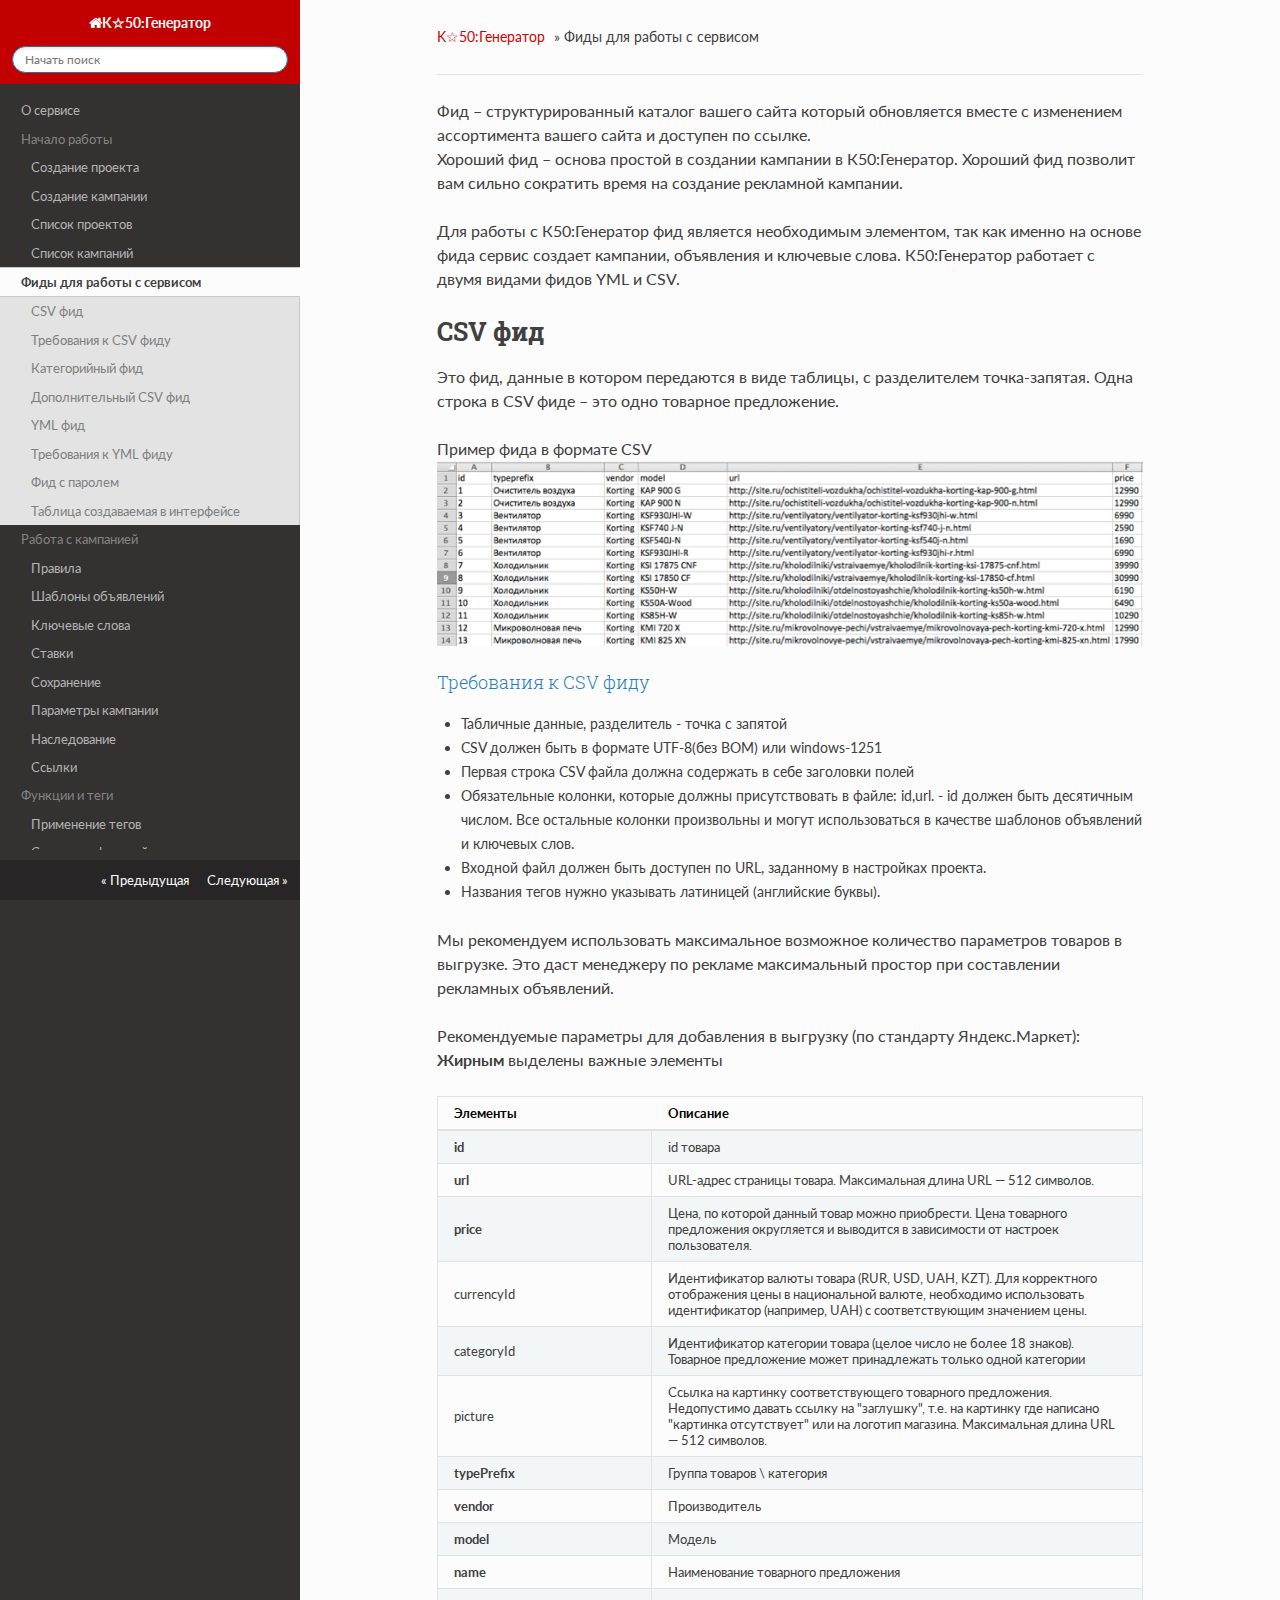
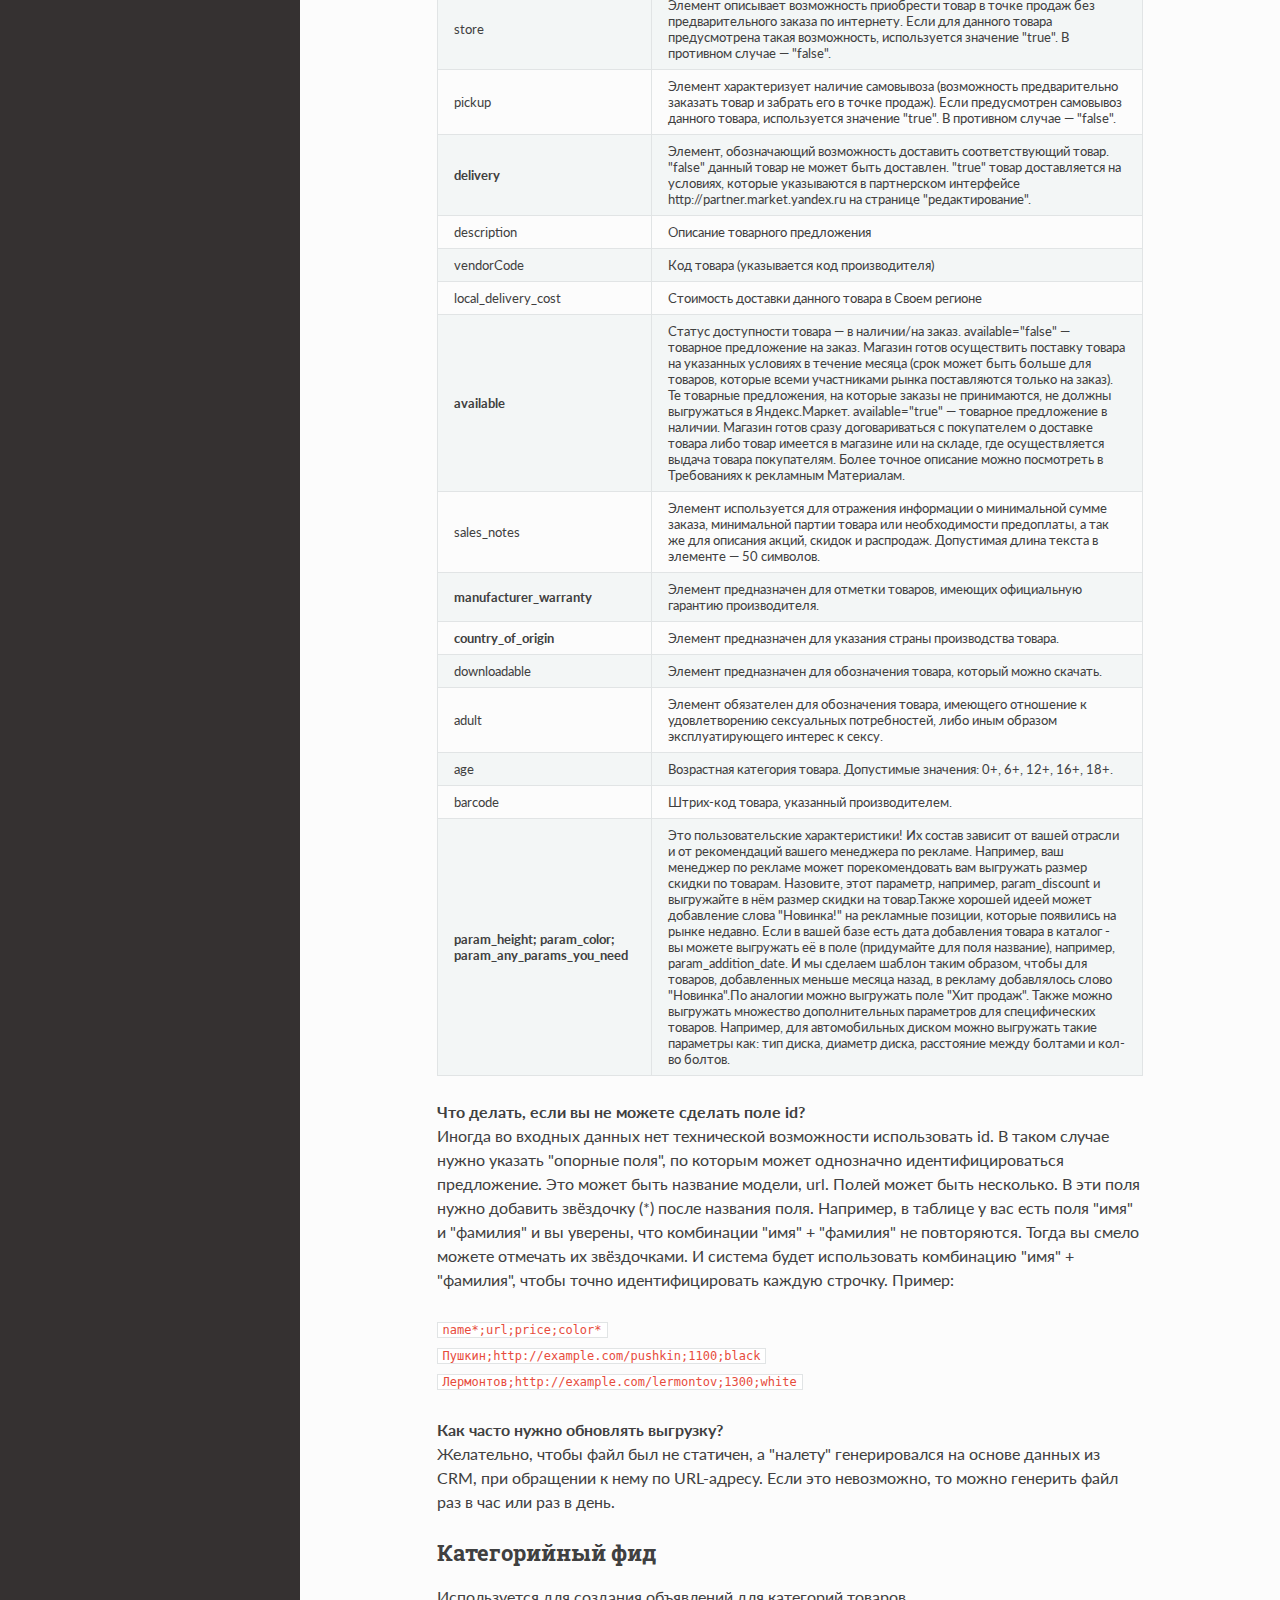
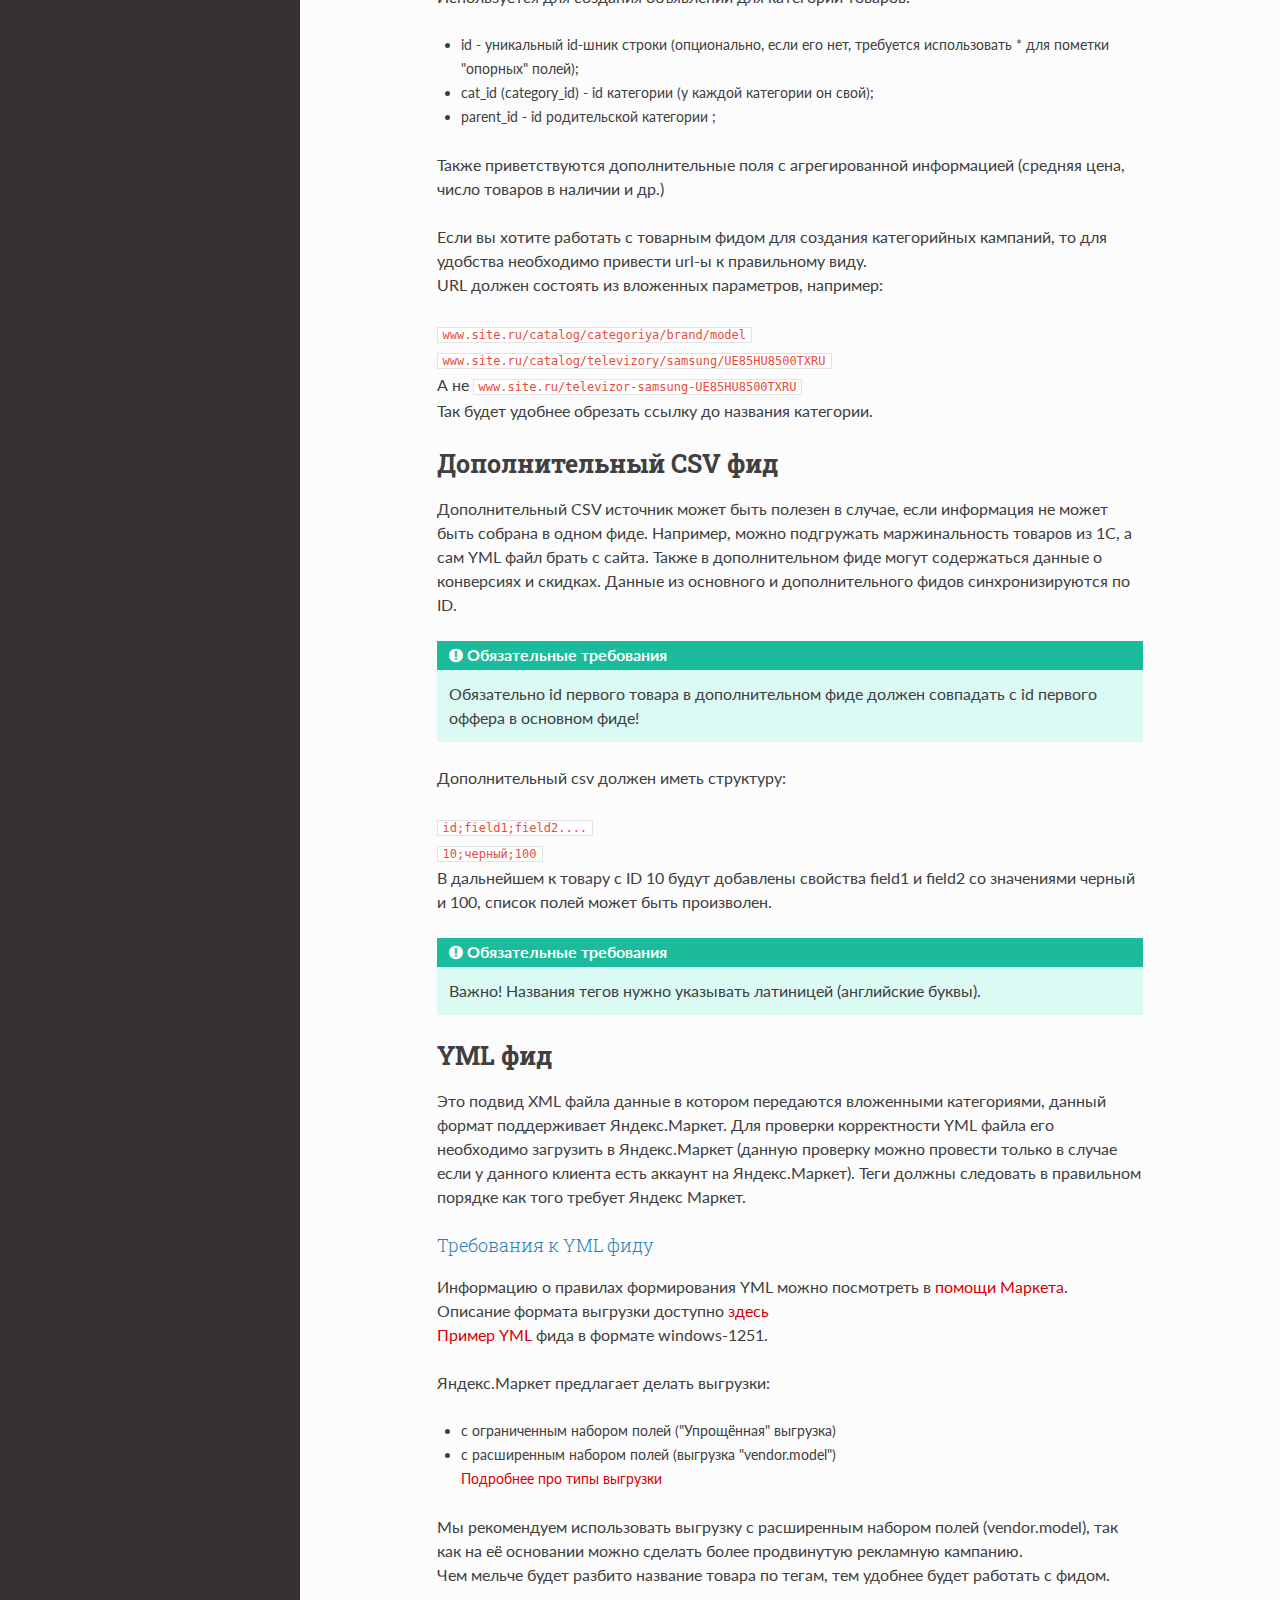
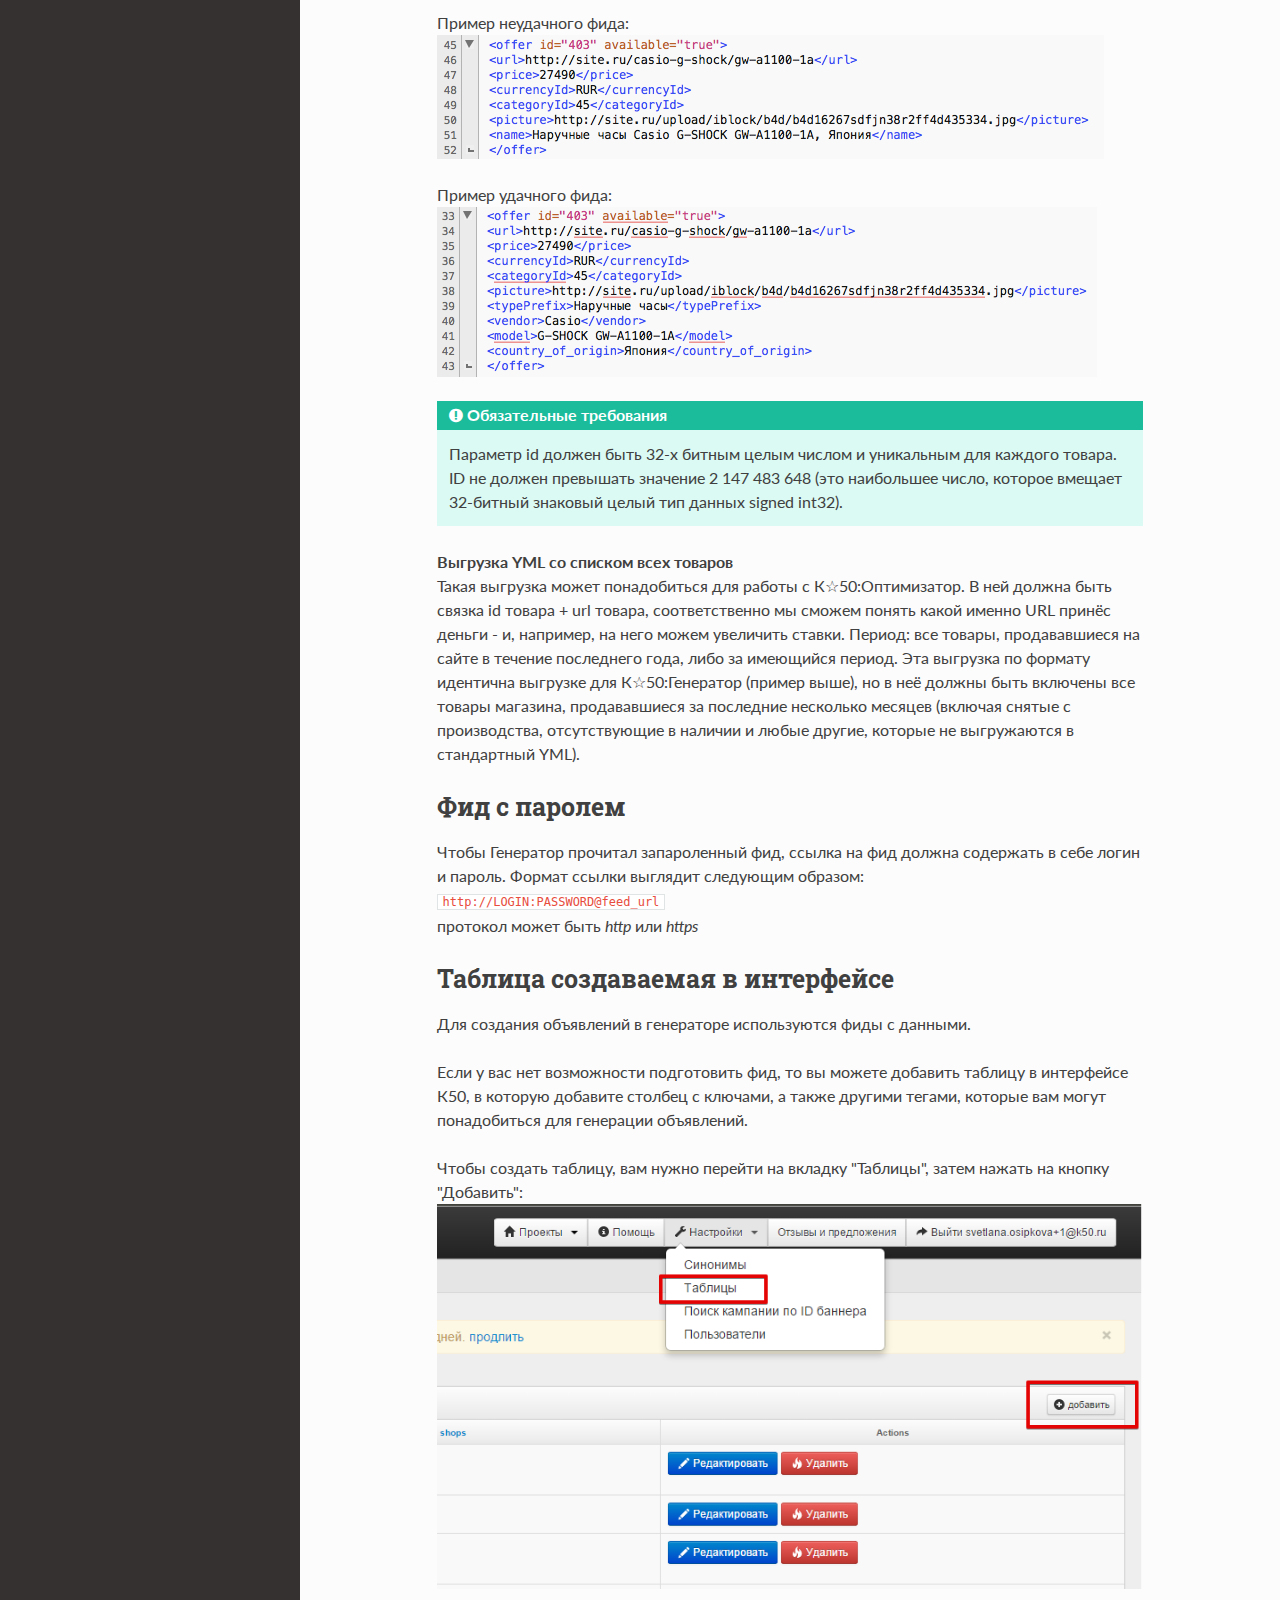
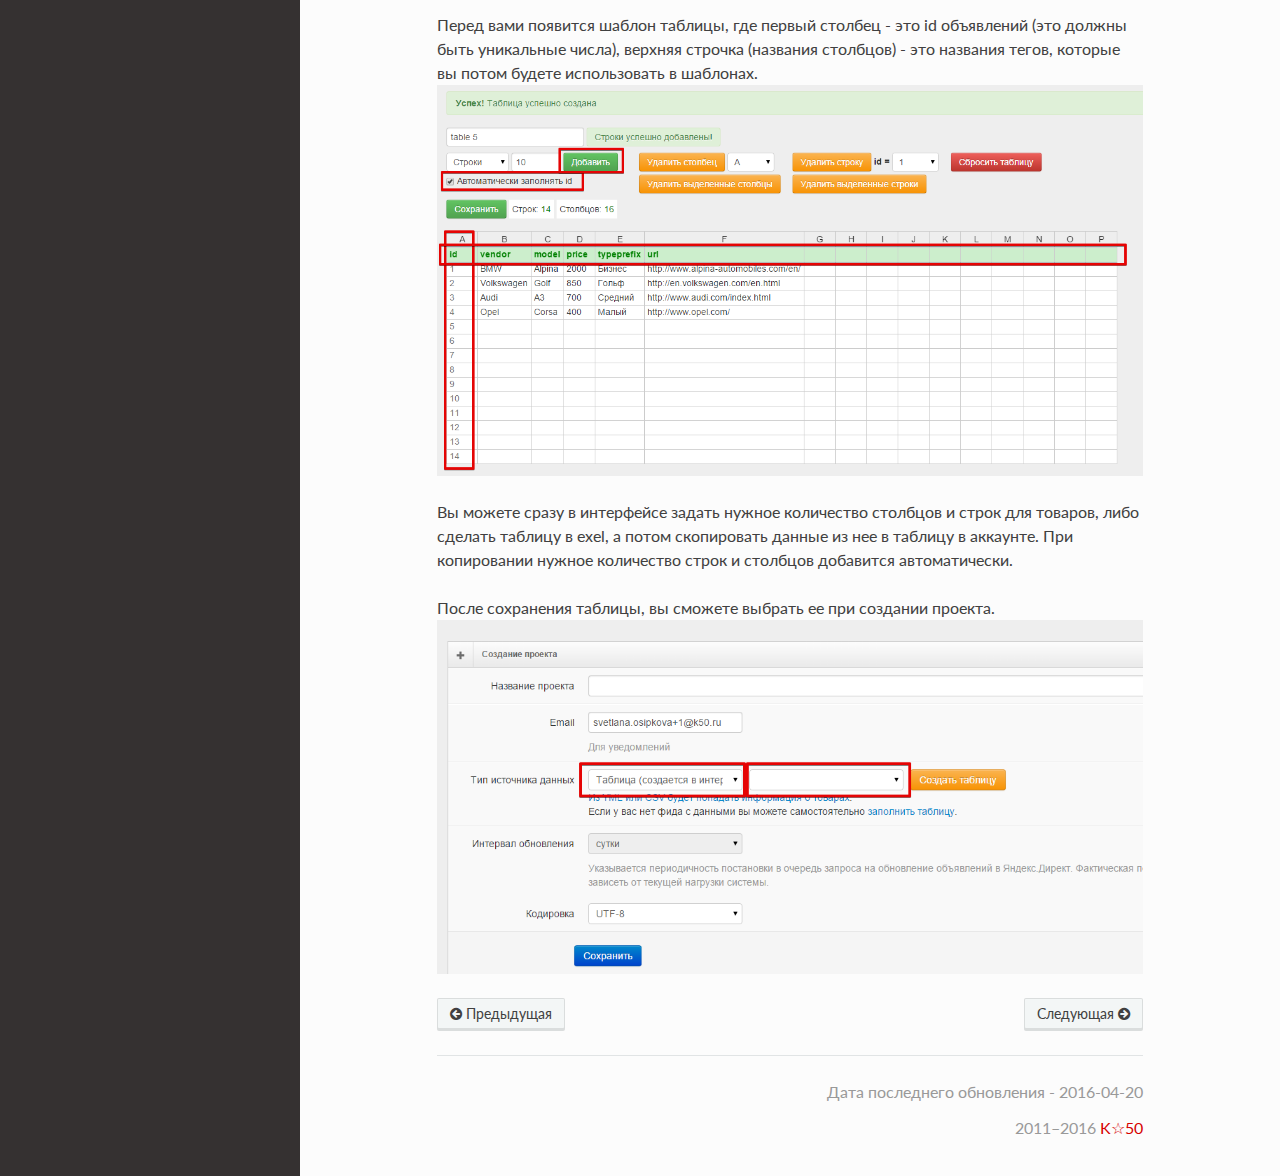
<file: site/generator/feed/index.html>
<!DOCTYPE html>
<!--[if IE 8]><html class="no-js lt-ie9" lang="en" > <![endif]-->
<!--[if gt IE 8]><!--> <html class="no-js" lang="en" > <!--<![endif]-->
<head>
  <meta name="google-site-verification" content="T2KxAX2AczTE-InwHcTK-odclFEfghlVAjvU1z3jCWg" />
  <meta name="theme-color" content="#c20000">
  <meta name="msapplication-navbutton-color" content="#c20000">
  <meta name="apple-mobile-web-app-status-bar-style" content="#c20000">
  <meta charset="utf-8">
  <meta name="viewport" content="width=device-width, initial-scale=1.0">
  
  <title>K☆50:Генератор - Фиды для работы с сервисом</title>
  

  <link rel="shortcut icon" href="../../img/favicon.ico">

  
  <link href='https://fonts.googleapis.com/css?family=Lato:400,700|Roboto+Slab:400,700|Inconsolata:400,700' rel='stylesheet' type='text/css'>

  <link rel="stylesheet" href="../../css/theme.css" type="text/css" />
  <link rel="stylesheet" href="../../css/theme_extra.css" type="text/css" />
  <link rel="stylesheet" href="../../css/highlight.css">

  
  <script>
    // Current page data
    var mkdocs_page_name = "generator||Фиды для работы с сервисом";
  </script>
  
  <script src="../../js/jquery-2.1.1.min.js"></script>
  <script src="../../js/modernizr-2.8.3.min.js"></script>
  <script type="text/javascript" src="../../js/highlight.pack.js"></script>
  <script src="../../js/theme.js"></script> 

 
</head>

<body class="wy-body-for-nav" role="document">
<noscript><iframe src="//www.googletagmanager.com/ns.html?id=GTM-TRCLJ2"
height="0" width="0" style="display:none;visibility:hidden"></iframe></noscript>
<script>(function(w,d,s,l,i){w[l]=w[l]||[];w[l].push({'gtm.start':
new Date().getTime(),event:'gtm.js'});var f=d.getElementsByTagName(s)[0],
j=d.createElement(s),dl=l!='dataLayer'?'&l='+l:'';j.async=true;j.src=
'//www.googletagmanager.com/gtm.js?id='+i+dl;f.parentNode.insertBefore(j,f);
})(window,document,'script','dataLayer','GTM-TRCLJ2');</script>
  <div class="wy-grid-for-nav">

    
    <nav data-toggle="wy-nav-shift" class="wy-nav-side stickynav">
      <div class="wy-side-nav-search">
        
           
           <a href="/generator/" class="icon icon-home">K☆50:Генератор</a>
           
        
        <div role="search">
  <form id ="rtd-search-form" class="wy-form" action="../../search.html" method="get">
    <input type="text" name="q" placeholder="Начать поиск" />
  </form>
</div>
      </div>

      <div class="wy-menu wy-menu-vertical" data-spy="affix" role="navigation" aria-label="main navigation">
        <ul class="current">
          
            <li>


<li>
          
            <li>


<li>
          
            <li>


<li>
          
            <li>


<li>
          
            <li>


<li>
          
            <li>


<li>
          
            <li>


<li>
          
            <li>


<li>
          
            <li>


<li>
          
            <li>


<li>
          
            <li>


<li>
          
            <li>


<li>
          
            <li>


<li>
          
            <li>


<li>
          
            <li>


<li>
          
            <li>


<li>
          
            <li>


<li>
          
            <li>



    <li class="toctree-l1 ">

        <a class="" href="../">О сервисе</a>
        
    </li>


<li>
          
            <li>



    <ul class="subnav">
    <li><span>Начало работы</span></li>

        
            



    <li class="toctree-l1 ">

        <a class="" href="../start/project/">Создание проекта</a>
        
    </li>



        
            



    <li class="toctree-l1 ">

        <a class="" href="../start/company/">Создание кампании</a>
        
    </li>



        
            



    <li class="toctree-l1 ">

        <a class="" href="../start/project-list/">Список проектов</a>
        
    </li>



        
            



    <li class="toctree-l1 ">

        <a class="" href="../start/company-list/">Список кампаний</a>
        
    </li>



        
    </ul>


<li>
          
            <li>



    <li class="toctree-l1 current">

        <a class="current" href="./">Фиды для работы с сервисом</a>
        
            <ul>
            

                <li class="toctree-l3"><a href="#csv">CSV фид</a></li>

                
                    <li><a class="toctree-l4" href="#csv_1">Требования к CSV фиду</a></li>
                
                    <li><a class="toctree-l4" href="#_1">Категорийный фид</a></li>
                

            

                <li class="toctree-l3"><a href="#csv_2">Дополнительный CSV фид</a></li>

                

            

                <li class="toctree-l3"><a href="#yml">YML фид</a></li>

                
                    <li><a class="toctree-l4" href="#yml_1">Требования к YML фиду</a></li>
                

            

                <li class="toctree-l3"><a href="#_2">Фид с паролем</a></li>

                

            

                <li class="toctree-l3"><a href="#_3">Таблица создаваемая в интерфейсе</a></li>

                

            
            </ul>
        
    </li>


<li>
          
            <li>



    <ul class="subnav">
    <li><span>Работа с кампанией</span></li>

        
            



    <li class="toctree-l1 ">

        <a class="" href="../work/rules/">Правила</a>
        
    </li>



        
            



    <li class="toctree-l1 ">

        <a class="" href="../work/template-text/">Шаблоны объявлений</a>
        
    </li>



        
            



    <li class="toctree-l1 ">

        <a class="" href="../work/template-keyword/">Ключевые слова</a>
        
    </li>



        
            



    <li class="toctree-l1 ">

        <a class="" href="../work/bid/">Ставки</a>
        
    </li>



        
            



    <li class="toctree-l1 ">

        <a class="" href="../work/save/">Сохранение</a>
        
    </li>



        
            



    <li class="toctree-l1 ">

        <a class="" href="../work/settings/">Параметры кампании</a>
        
    </li>



        
            



    <li class="toctree-l1 ">

        <a class="" href="../work/daughter/">Наследование</a>
        
    </li>



        
            



    <li class="toctree-l1 ">

        <a class="" href="../work/links/">Ссылки</a>
        
    </li>



        
    </ul>


<li>
          
            <li>



    <ul class="subnav">
    <li><span>Функции и теги</span></li>

        
            



    <li class="toctree-l1 ">

        <a class="" href="../functions/tags/">Применение тегов</a>
        
    </li>



        
            



    <li class="toctree-l1 ">

        <a class="" href="../functions/syntax/">Синтаксис функций</a>
        
    </li>



        
            



    <li class="toctree-l1 ">

        <a class="" href="../functions/list/">Список функций</a>
        
    </li>



        
    </ul>


<li>
          
            <li>



    <li class="toctree-l1 ">

        <a class="" href="../faq/">Часто задаваемые вопросы</a>
        
    </li>


<li>
          
            <li>


<li>
          
            <li>


<li>
          
        </ul>
      </div>
      &nbsp;
    </nav>

    <section data-toggle="wy-nav-shift" class="wy-nav-content-wrap">

      
      <nav class="wy-nav-top" role="navigation" aria-label="top navigation">
        <i data-toggle="wy-nav-top" class="fa fa-bars"></i>
        
          
          <a href="/generator/">K☆50:Генератор</a>
          
        
      </nav>

      
      <div class="wy-nav-content">
        <div class="rst-content">
          <div role="navigation" aria-label="breadcrumbs navigation">
  <ul class="wy-breadcrumbs">
    
      
      <li><a href="/generator/">K☆50:Генератор</a> &raquo;</li>
      
    
    
      
    
    <li>Фиды для работы с сервисом</li>
    <li class="wy-breadcrumbs-aside">
      
    </li>
  </ul>
  <hr/>
</div>
          <div role="main">
            <div class="section">
              
                <p>Фид – структурированный каталог вашего сайта который обновляется вместе с изменением ассортимента вашего сайта и доступен по ссылке.<br />
Хороший фид – основа простой в создании кампании в К50:Генератор. Хороший фид позволит вам сильно сократить время на создание рекламной кампании.</p>
<p>Для работы с К50:Генератор фид является необходимым элементом, так как именно на основе фида сервис создает кампании, объявления и ключевые слова. К50:Генератор работает с двумя видами фидов YML и CSV.</p>
<h1 id="csv">CSV фид</h1>
<p>Это фид, данные в котором передаются в виде таблицы, с разделителем точка-запятая. Одна строка в CSV фиде – это одно товарное предложение.</p>
<p>Пример фида в формате CSV<br />
<img alt="Пример CSV фида" src="../../generator/feed/feed.png" /></p>
<h3 id="csv_1">Требования к CSV фиду</h3>
<ul>
<li>Табличные данные, разделитель - точка с запятой</li>
<li>CSV должен быть в формате UTF-8(без BOM) или windows-1251</li>
<li>Первая строка CSV файла должна содержать в себе заголовки полей</li>
<li>Обязательные колонки, которые должны присутствовать в файле: id,url. - id должен быть десятичным числом. Все остальные колонки произвольны и могут использоваться в качестве шаблонов объявлений и ключевых слов.</li>
<li>Входной файл должен быть доступен по URL, заданному в настройках проекта.</li>
<li>Названия тегов нужно указывать латиницей (английские буквы).</li>
</ul>
<p>Мы рекомендуем использовать максимальное возможное количество параметров товаров в выгрузке. Это даст менеджеру по рекламе максимальный простор при составлении рекламных объявлений.</p>
<p>Рекомендуемые параметры для добавления в выгрузку (по стандарту Яндекс.Маркет): <strong>Жирным</strong> выделены важные элементы</p>
<table>
<thead>
<tr>
<th align="left">Элементы</th>
<th align="left">Описание</th>
</tr>
</thead>
<tbody>
<tr>
<td align="left"><strong>id</strong></td>
<td align="left">id товара</td>
</tr>
<tr>
<td align="left"><strong>url</strong></td>
<td align="left">URL-адрес страницы товара. Максимальная длина URL — 512 символов.</td>
</tr>
<tr>
<td align="left"><strong>price</strong></td>
<td align="left">Цена, по которой данный товар можно приобрести. Цена товарного предложения округляется и выводится в зависимости от настроек пользователя.</td>
</tr>
<tr>
<td align="left">currencyId</td>
<td align="left">Идентификатор валюты товара (RUR, USD, UAH, KZT). Для корректного отображения цены в национальной валюте, необходимо использовать идентификатор (например, UAH) с соответствующим значением цены.</td>
</tr>
<tr>
<td align="left">categoryId</td>
<td align="left">Идентификатор категории товара (целое число не более 18 знаков). Товарное предложение может принадлежать только одной категории</td>
</tr>
<tr>
<td align="left">picture</td>
<td align="left">Ссылка на картинку соответствующего товарного предложения. Недопустимо давать ссылку на "заглушку", т.е. на картинку где написано "картинка отсутствует" или на логотип магазина. Максимальная длина URL — 512 символов.</td>
</tr>
<tr>
<td align="left"><strong>typePrefix</strong></td>
<td align="left">Группа товаров \ категория</td>
</tr>
<tr>
<td align="left"><strong>vendor</strong></td>
<td align="left">Производитель</td>
</tr>
<tr>
<td align="left"><strong>model</strong></td>
<td align="left">Модель</td>
</tr>
<tr>
<td align="left"><strong>name</strong></td>
<td align="left">Наименование товарного предложения</td>
</tr>
<tr>
<td align="left">store</td>
<td align="left">Элемент описывает возможность приобрести товар в точке продаж без предварительного заказа по интернету. Если для данного товара предусмотрена такая возможность, используется значение "true". В противном случае — "false".</td>
</tr>
<tr>
<td align="left">pickup</td>
<td align="left">Элемент характеризует наличие самовывоза (возможность предварительно заказать товар и забрать его в точке продаж). Если предусмотрен самовывоз данного товара, используется значение "true". В противном случае — "false".</td>
</tr>
<tr>
<td align="left"><strong>delivery</strong></td>
<td align="left">Элемент, обозначающий возможность доставить соответствующий товар. "false" данный товар не может быть доставлен. "true" товар доставляется на условиях, которые указываются в партнерском интерфейсе http://partner.market.yandex.ru на странице "редактирование".</td>
</tr>
<tr>
<td align="left">description</td>
<td align="left">Описание товарного предложения</td>
</tr>
<tr>
<td align="left">vendorCode</td>
<td align="left">Код товара (указывается код производителя)</td>
</tr>
<tr>
<td align="left">local_delivery_cost</td>
<td align="left">Стоимость доставки данного товара в Своем регионе</td>
</tr>
<tr>
<td align="left"><strong>available</strong></td>
<td align="left">Статус доступности товара — в наличии/на заказ. available="false" — товарное предложение на заказ. Магазин готов осуществить поставку товара на указанных условиях в течение месяца (срок может быть больше для товаров, которые всеми участниками рынка поставляются только на заказ). Те товарные предложения, на которые заказы не принимаются, не должны выгружаться в Яндекс.Маркет. available="true" — товарное предложение в наличии. Магазин готов сразу договариваться с покупателем о доставке товара либо товар имеется в магазине или на складе, где осуществляется выдача товара покупателям. Более точное описание можно посмотреть в Требованиях к рекламным Материалам.</td>
</tr>
<tr>
<td align="left">sales_notes</td>
<td align="left">Элемент используется для отражения информации о минимальной сумме заказа, минимальной партии товара или необходимости предоплаты, а так же для описания акций, скидок и распродаж. Допустимая длина текста в элементе — 50 символов.</td>
</tr>
<tr>
<td align="left"><strong>manufacturer_warranty</strong></td>
<td align="left">Элемент предназначен для отметки товаров, имеющих официальную гарантию производителя.</td>
</tr>
<tr>
<td align="left"><strong>country_of_origin</strong></td>
<td align="left">Элемент предназначен для указания страны производства товара.</td>
</tr>
<tr>
<td align="left">downloadable</td>
<td align="left">Элемент предназначен для обозначения товара, который можно скачать.</td>
</tr>
<tr>
<td align="left">adult</td>
<td align="left">Элемент обязателен для обозначения товара, имеющего отношение к удовлетворению сексуальных потребностей, либо иным образом эксплуатирующего интерес к сексу.</td>
</tr>
<tr>
<td align="left">age</td>
<td align="left">Возрастная категория товара. Допустимые значения: 0+, 6+, 12+, 16+, 18+.</td>
</tr>
<tr>
<td align="left">barcode</td>
<td align="left">Штрих-код товара, указанный производителем.</td>
</tr>
<tr>
<td align="left"><strong> param_height; param_color; param_any_params_you_need</strong></td>
<td align="left">Это пользовательские характеристики! Их состав зависит от вашей отрасли и от рекомендаций вашего менеджера по рекламе.  Например, ваш менеджер по рекламе может порекомендовать вам выгружать размер скидки по товарам. Назовите, этот параметр, например, param_discount и выгружайте в нём размер скидки на товар.Также хорошей идеей может добавление слова "Новинка!" на рекламные позиции, которые появились на рынке недавно. Если в вашей базе есть дата добавления товара в каталог - вы можете выгружать её в поле (придумайте для поля название), например, param_addition_date. И мы сделаем шаблон таким образом, чтобы для товаров, добавленных меньше месяца назад, в рекламу добавлялось слово "Новинка".По аналогии можно выгружать поле "Хит продаж". Также можно выгружать множество дополнительных параметров для специфических товаров. Например, для автомобильных диском можно выгружать такие параметры как: тип диска, диаметр диска, расстояние между болтами и кол-во болтов.</td>
</tr>
</tbody>
</table>
<p><strong>Что делать, если вы не можете сделать поле id?</strong><br />
Иногда во входных данных нет технической возможности использовать id. В таком случае нужно указать "опорные поля", по которым может однозначно идентифицироваться предложение. Это может быть название модели, url. Полей может быть несколько. В эти поля нужно добавить звёздочку (*) после названия поля. Например, в таблице у вас есть поля "имя" и "фамилия" и вы уверены, что комбинации "имя" + "фамилия" не повторяются. Тогда вы смело можете отмечать их звёздочками. И система будет использовать комбинацию "имя" + "фамилия", чтобы точно идентифицировать каждую строчку. Пример:</p>
<p><code>name*;url;price;color*</code><br />
<code>Пушкин;http://example.com/pushkin;1100;black</code><br />
<code>Лермонтов;http://example.com/lermontov;1300;white</code></p>
<p><strong>Как часто нужно обновлять выгрузку?</strong><br />
Желательно, чтобы файл был не статичен, а "налету" генерировался на основе данных из CRM, при обращении к нему по URL-адресу. Если это невозможно, то можно генерить файл раз в час или раз в день.</p>
<h2 id="_1">Категорийный фид</h2>
<p>Используется для создания объявлений для категорий товаров.</p>
<ul>
<li>id - уникальный id-шник строки (опционально, если его нет, требуется использовать * для пометки "опорных" полей);</li>
<li>cat_id (category_id) - id категории (у каждой категории он свой);</li>
<li>parent_id - id родительской категории ;</li>
</ul>
<p>Также приветствуются дополнительные поля с агрегированной информацией (средняя цена, число товаров в наличии и др.)</p>
<p>Если вы хотите работать с товарным фидом для создания категорийных кампаний, то для удобства необходимо привести url-ы к правильному виду.<br />
URL должен состоять из вложенных параметров, например:</p>
<p><code>www.site.ru/catalog/categoriya/brand/model</code><br />
<code>www.site.ru/catalog/televizory/samsung/UE85HU8500TXRU</code><br />
А не <code>www.site.ru/televizor-samsung-UE85HU8500TXRU</code><br />
Так будет удобнее обрезать ссылку до названия категории.</p>
<h1 id="csv_2">Дополнительный CSV фид</h1>
<p>Дополнительный CSV источник может быть полезен в случае, если информация не может быть собрана в одном фиде. Например, можно подгружать маржинальность товаров из 1С, а сам YML файл брать с сайта. Также в дополнительном фиде могут содержаться данные о конверсиях и скидках. Данные из основного и дополнительного фидов синхронизируются по ID.</p>
<div class="admonition important">
<p class="admonition-title">Обязательные требования</p>
<p>Обязательно id первого товара в дополнительном фиде должен совпадать с id первого оффера в основном фиде!</p>
</div>
<p>Дополнительный csv должен иметь структуру:</p>
<p><code>id;field1;field2....</code><br />
<code>10;черный;100</code><br />
В дальнейшем к товару с ID 10 будут добавлены свойства field1 и field2 со значениями черный и 100, список полей может быть произволен.</p>
<div class="admonition important">
<p class="admonition-title">Обязательные требования</p>
<p>Важно! Названия тегов нужно указывать латиницей (английские буквы).</p>
</div>
<h1 id="yml">YML фид</h1>
<p>Это подвид XML файла данные в котором передаются вложенными категориями, данный формат поддерживает Яндекс.Маркет. Для проверки корректности YML файла его необходимо загрузить в Яндекс.Маркет (данную проверку можно провести только в случае если у данного клиента есть аккаунт на Яндекс.Маркет). Теги должны следовать в правильном порядке как того требует Яндекс Маркет.</p>
<h3 id="yml_1">Требования к YML фиду</h3>
<p>Информацию о правилах формирования YML можно посмотреть в <a href="https://yandex.ru/support/partnermarket/export/recommendation.xml">помощи Маркета</a>.<br />
Описание формата выгрузки доступно <a href="http://partner.market.yandex.ru/legal/tt/">здесь</a><br />
<a href="https://yandex.st/market-export/1.0-17/partner/help/YML.xml">Пример YML</a> фида в формате windows-1251. </p>
<p>Яндекс.Маркет предлагает делать выгрузки:</p>
<ul>
<li>с ограниченным набором полей ("Упрощённая" выгрузка)</li>
<li>с расширенным набором полей (выгрузка "vendor.model")<br />
<a href="https://yandex.ru/support/partnermarket/offers.xml">Подробнее про типы выгрузки</a></li>
</ul>
<p>Мы рекомендуем использовать выгрузку с расширенным набором полей (vendor.model), так как на её основании можно сделать более продвинутую рекламную кампанию.<br />
Чем мельче будет разбито название товара по тегам, тем удобнее будет работать с фидом.</p>
<p>Пример неудачного фида:<br />
<img alt="неудачный CSV фид" src="../../generator/feed/feed1.png" /></p>
<p>Пример удачного фида:<br />
<img alt="удачный CSV фида" src="../../generator/feed/feed2.png" /></p>
<div class="admonition important">
<p class="admonition-title">Обязательные требования</p>
<p>Параметр id должен быть 32-х битным целым числом и уникальным для каждого товара. ID не должен превышать значение 2 147 483 648 (это наибольшее число, которое вмещает 32-битный знаковый целый тип данных signed int32).</p>
</div>
<p><strong>Выгрузка YML со списком всех товаров</strong><br />
Такая выгрузка может понадобиться для работы с К☆50:Оптимизатор. В ней должна быть связка id товара + url товара, соответственно мы сможем понять какой именно URL принёс деньги - и, например, на него можем увеличить ставки. Период: все товары, продававшиеся на сайте в течение последнего года, либо за имеющийся период. Эта выгрузка по формату идентична выгрузке для К☆50:Генератор (пример выше), но в неё должны быть включены все товары магазина, продававшиеся за последние несколько месяцев (включая снятые с производства, отсутствующие в наличии и любые другие, которые не выгружаются в стандартный YML).</p>
<h1 id="_2">Фид с паролем</h1>
<p>Чтобы Генератор прочитал запароленный фид, ссылка на фид должна содержать в себе логин и пароль. Формат ссылки выглядит следующим образом:<br />
<code>http://LOGIN:PASSWORD@feed_url</code><br />
протокол может быть <em>http</em> или <em>https</em></p>
<h1 id="_3">Таблица создаваемая в интерфейсе</h1>
<p>Для создания объявлений в генераторе используются фиды с данными. </p>
<p>Если у вас нет возможности подготовить фид, то вы можете добавить таблицу в интерфейсе К50, в которую добавите столбец с ключами, а также другими тегами, которые вам могут понадобиться для генерации объявлений.</p>
<p>Чтобы создать таблицу, вам нужно перейти на вкладку "Таблицы", затем нажать на кнопку "Добавить":<br />
<img alt="Добавление таблицы" src="../../generator/feed/feed4.png" /></p>
<p>Перед вами появится шаблон таблицы, где первый столбец - это id объявлений (это должны быть уникальные числа), верхняя строчка (названия столбцов) - это названия тегов, которые вы потом будете использовать в шаблонах.<br />
<img alt="Изменение таблицы" src="../../generator/feed/feed5.png" /></p>
<p>Вы можете сразу в интерфейсе задать нужное количество столбцов и строк для товаров, либо сделать таблицу в exel, а потом скопировать данные из нее в таблицу в аккаунте. При копировании нужное количество строк и столбцов добавится автоматически.</p>
<p>После сохранения таблицы, вы сможете выбрать ее при создании проекта. <br />
<img alt="Использование таблицы" src="../../generator/feed/feed6.png" /></p>
              
            </div>
          </div>
          <footer>
  
    <div class="rst-footer-buttons" role="navigation" aria-label="footer navigation">
      
        <a href="../work/rules/" class="btn btn-neutral float-right" title="Правила"/>Следующая <span class="icon icon-circle-arrow-right"></span></a>
      
      
        <a href="../start/company-list/" class="btn btn-neutral" title="Список кампаний"><span class="icon icon-circle-arrow-left"></span> Предыдущая</a>
      
    </div>
  

  <hr/>

  <div role="contentinfo" class="contentinfo">
    <!-- Copyright etc -->
    <p>Дата последнего обновления - 2016-04-20</p>
    <p>2011–2016 <a href="http://k50.ru" target="_blank">K☆50</a></p>
  </div>

</footer>
	  
        </div>
      </div>

    </section>

  </div>

<div class="rst-versions" role="note" style="cursor: pointer">
    <span class="rst-current-version" data-toggle="rst-current-version">
      
      
        <span><a href="../start/company-list/" style="color: #fcfcfc;">&laquo; Предыдущая</a></span>
      
      
        <span style="margin-left: 15px"><a href="../work/rules/" style="color: #fcfcfc">Следующая &raquo;</a></span>
      
    </span>
</div>

</body>
</html>
</file>
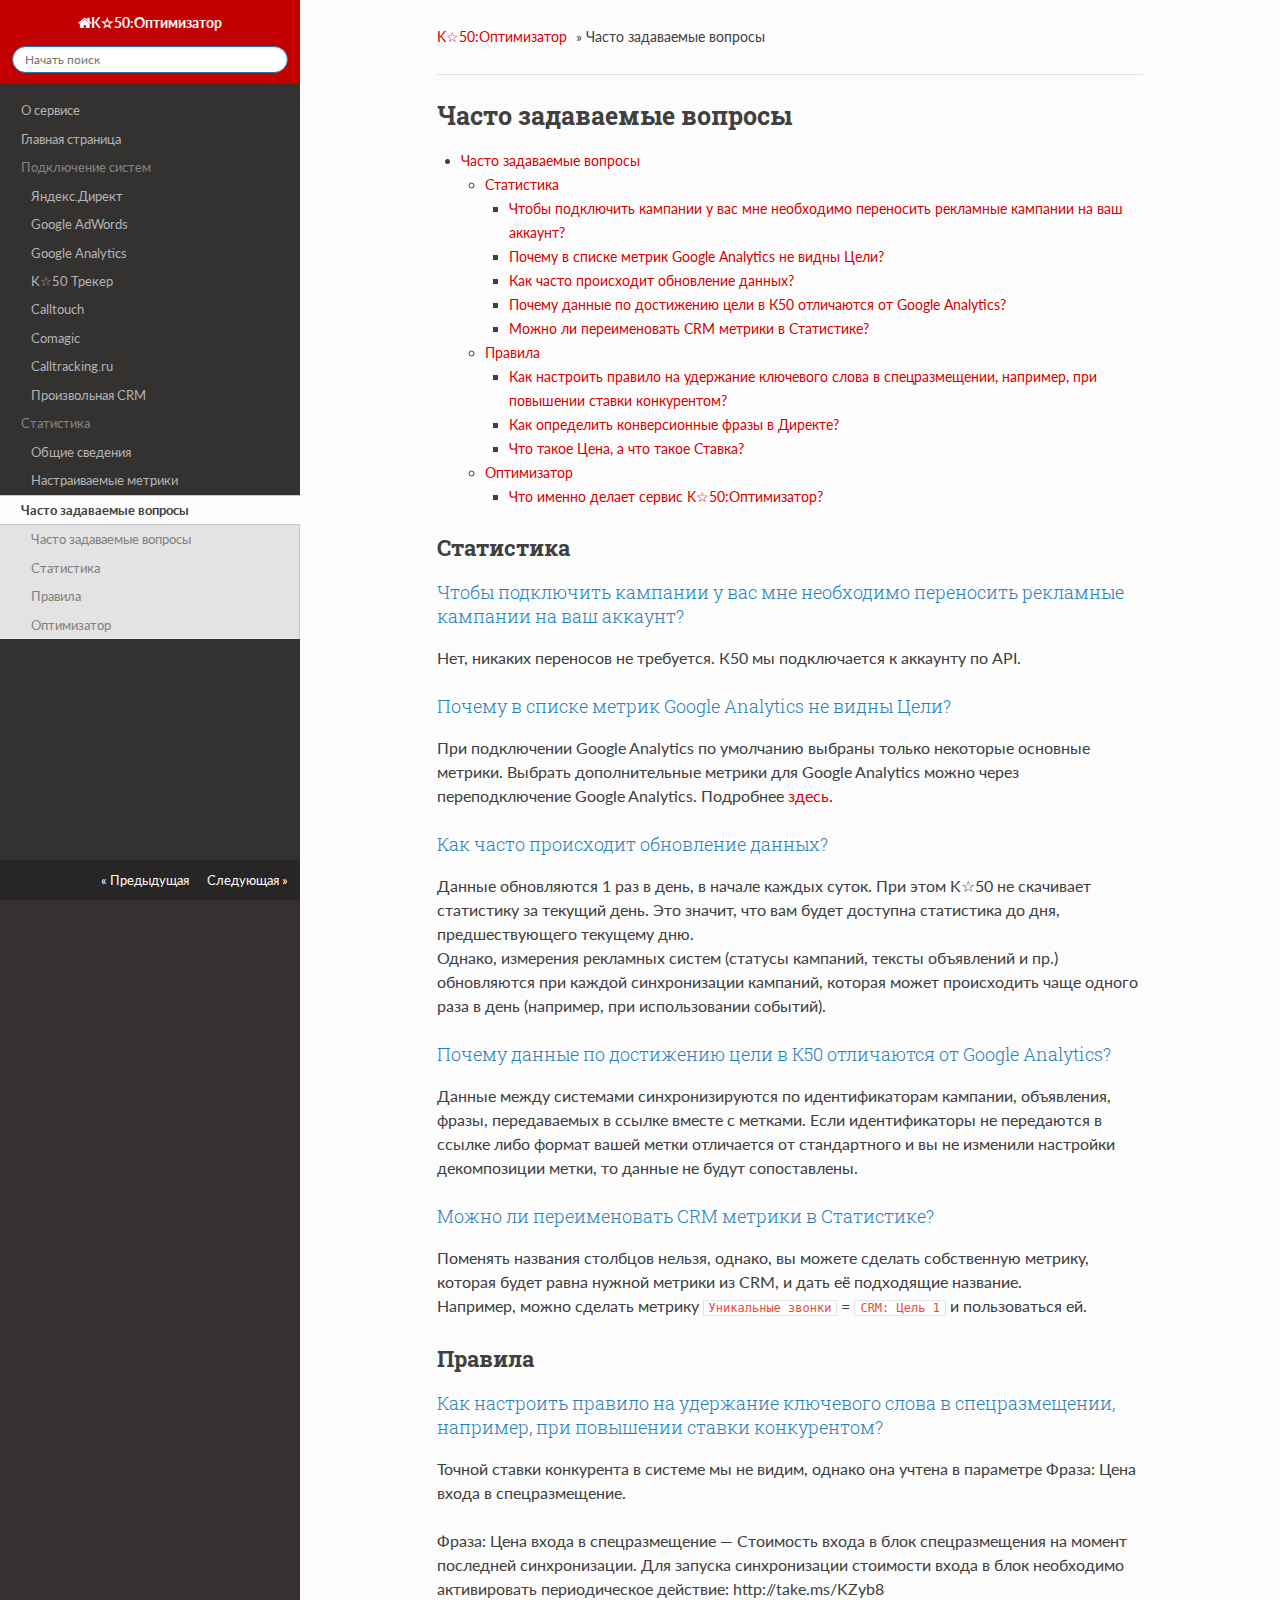
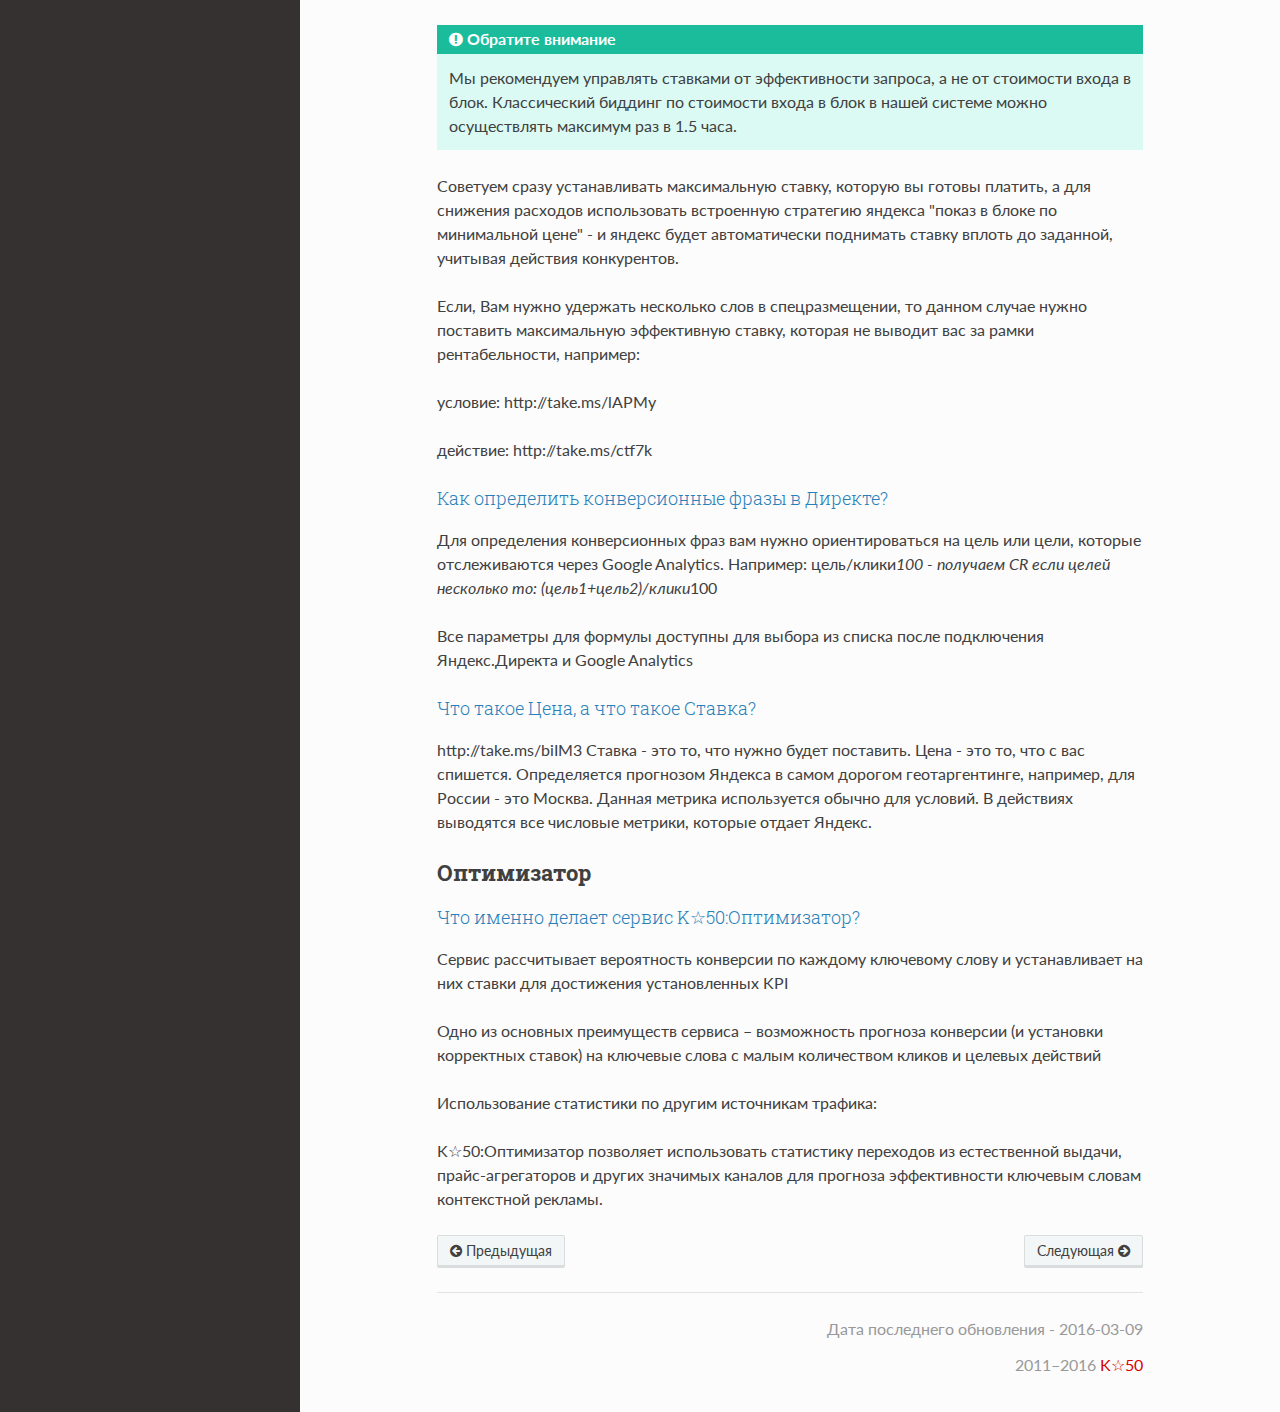
<file: site/optimisator/faq/index.html>
<!DOCTYPE html>
<!--[if IE 8]><html class="no-js lt-ie9" lang="en" > <![endif]-->
<!--[if gt IE 8]><!--> <html class="no-js" lang="en" > <!--<![endif]-->
<head>
  <meta name="google-site-verification" content="T2KxAX2AczTE-InwHcTK-odclFEfghlVAjvU1z3jCWg" />
  <meta name="theme-color" content="#c20000">
  <meta name="msapplication-navbutton-color" content="#c20000">
  <meta name="apple-mobile-web-app-status-bar-style" content="#c20000">
  <meta charset="utf-8">
  <meta name="viewport" content="width=device-width, initial-scale=1.0">
  
  <title>K☆50:Оптимизатор - Часто задаваемые вопросы</title>
  

  <link rel="shortcut icon" href="../../img/favicon.ico">

  
  <link href='https://fonts.googleapis.com/css?family=Lato:400,700|Roboto+Slab:400,700|Inconsolata:400,700' rel='stylesheet' type='text/css'>

  <link rel="stylesheet" href="../../css/theme.css" type="text/css" />
  <link rel="stylesheet" href="../../css/theme_extra.css" type="text/css" />
  <link rel="stylesheet" href="../../css/highlight.css">

  
  <script>
    // Current page data
    var mkdocs_page_name = "optimisator||Часто задаваемые вопросы";
  </script>
  
  <script src="../../js/jquery-2.1.1.min.js"></script>
  <script src="../../js/modernizr-2.8.3.min.js"></script>
  <script type="text/javascript" src="../../js/highlight.pack.js"></script>
  <script src="../../js/theme.js"></script> 

 
</head>

<body class="wy-body-for-nav" role="document">
<noscript><iframe src="//www.googletagmanager.com/ns.html?id=GTM-TRCLJ2"
height="0" width="0" style="display:none;visibility:hidden"></iframe></noscript>
<script>(function(w,d,s,l,i){w[l]=w[l]||[];w[l].push({'gtm.start':
new Date().getTime(),event:'gtm.js'});var f=d.getElementsByTagName(s)[0],
j=d.createElement(s),dl=l!='dataLayer'?'&l='+l:'';j.async=true;j.src=
'//www.googletagmanager.com/gtm.js?id='+i+dl;f.parentNode.insertBefore(j,f);
})(window,document,'script','dataLayer','GTM-TRCLJ2');</script>
  <div class="wy-grid-for-nav">

    
    <nav data-toggle="wy-nav-shift" class="wy-nav-side stickynav">
      <div class="wy-side-nav-search">
        
           
           <a href="/optimisator/" class="icon icon-home">K☆50:Оптимизатор</a>
           
        
        <div role="search">
  <form id ="rtd-search-form" class="wy-form" action="../../search.html" method="get">
    <input type="text" name="q" placeholder="Начать поиск" />
  </form>
</div>
      </div>

      <div class="wy-menu wy-menu-vertical" data-spy="affix" role="navigation" aria-label="main navigation">
        <ul class="current">
          
            <li>


<li>
          
            <li>


<li>
          
            <li>


<li>
          
            <li>


<li>
          
            <li>


<li>
          
            <li>


<li>
          
            <li>


<li>
          
            <li>


<li>
          
            <li>


<li>
          
            <li>


<li>
          
            <li>


<li>
          
            <li>


<li>
          
            <li>



    <li class="toctree-l1 ">

        <a class="" href="../">О сервисе</a>
        
    </li>


<li>
          
            <li>



    <li class="toctree-l1 ">

        <a class="" href="../main-page/">Главная страница</a>
        
    </li>


<li>
          
            <li>



    <ul class="subnav">
    <li><span>Подключение систем</span></li>

        
            



    <li class="toctree-l1 ">

        <a class="" href="../connect/yandex-direct/">Яндекс.Директ</a>
        
    </li>



        
            



    <li class="toctree-l1 ">

        <a class="" href="../connect/google-adwords/">Google AdWords</a>
        
    </li>



        
            



    <li class="toctree-l1 ">

        <a class="" href="../connect/google-analytics/">Google Analytics</a>
        
    </li>



        
            



    <li class="toctree-l1 ">

        <a class="" href="../connect/k50/">K☆50 Трекер</a>
        
    </li>



        
            



    <li class="toctree-l1 ">

        <a class="" href="../connect/calltouch/">Calltouch</a>
        
    </li>



        
            



    <li class="toctree-l1 ">

        <a class="" href="../connect/comagic/">Comagic</a>
        
    </li>



        
            



    <li class="toctree-l1 ">

        <a class="" href="../connect/calltrackingru/">Calltracking.ru</a>
        
    </li>



        
            



    <li class="toctree-l1 ">

        <a class="" href="../connect/crm/">Произвольная CRM</a>
        
    </li>



        
    </ul>


<li>
          
            <li>



    <ul class="subnav">
    <li><span>Статистика</span></li>

        
            



    <li class="toctree-l1 ">

        <a class="" href="../statistics/">Общие сведения</a>
        
    </li>



        
            



    <li class="toctree-l1 ">

        <a class="" href="../statistics/custom_metrics/">Настраиваемые метрики</a>
        
    </li>



        
    </ul>


<li>
          
            <li>



    <li class="toctree-l1 current">

        <a class="current" href="./">Часто задаваемые вопросы</a>
        
            <ul>
            

                <li class="toctree-l3"><a href="#_1">Часто задаваемые вопросы</a></li>

                
                    <li><a class="toctree-l4" href="#_2">Статистика</a></li>
                
                    <li><a class="toctree-l4" href="#_5">Правила</a></li>
                
                    <li><a class="toctree-l4" href="#_9">Оптимизатор</a></li>
                

            
            </ul>
        
    </li>


<li>
          
            <li>


<li>
          
            <li>


<li>
          
            <li>


<li>
          
            <li>


<li>
          
            <li>


<li>
          
            <li>


<li>
          
            <li>


<li>
          
            <li>


<li>
          
        </ul>
      </div>
      &nbsp;
    </nav>

    <section data-toggle="wy-nav-shift" class="wy-nav-content-wrap">

      
      <nav class="wy-nav-top" role="navigation" aria-label="top navigation">
        <i data-toggle="wy-nav-top" class="fa fa-bars"></i>
        
          
          <a href="/optimisator/">K☆50:Оптимизатор</a>
          
        
      </nav>

      
      <div class="wy-nav-content">
        <div class="rst-content">
          <div role="navigation" aria-label="breadcrumbs navigation">
  <ul class="wy-breadcrumbs">
    
      
      <li><a href="/optimisator/">K☆50:Оптимизатор</a> &raquo;</li>
      
    
    
      
    
    <li>Часто задаваемые вопросы</li>
    <li class="wy-breadcrumbs-aside">
      
    </li>
  </ul>
  <hr/>
</div>
          <div role="main">
            <div class="section">
              
                <h1 id="_1">Часто задаваемые вопросы</h1>
<div class="toc">
<ul>
<li><a href="#_1">Часто задаваемые вопросы</a><ul>
<li><a href="#_2">Статистика</a><ul>
<li><a href="#_3">Чтобы подключить кампании у вас мне необходимо переносить рекламные кампании на ваш аккаунт?</a></li>
<li><a href="#google-analytics">Почему в списке метрик Google Analytics не видны Цели?</a></li>
<li><a href="#_4">Как часто происходит обновление данных?</a></li>
<li><a href="#50-google-analytics">Почему данные по достижению цели в К50 отличаются от Google Analytics?</a></li>
<li><a href="#crm">Можно ли переименовать CRM метрики в Статистике?</a></li>
</ul>
</li>
<li><a href="#_5">Правила</a><ul>
<li><a href="#_6">Как настроить правило на удержание ключевого слова в спецразмещении, например, при повышении ставки конкурентом?</a></li>
<li><a href="#_7">Как определить конверсионные фразы в Директе?</a></li>
<li><a href="#_8">Что такое Цена, а что такое Ставка?</a></li>
</ul>
</li>
<li><a href="#_9">Оптимизатор</a><ul>
<li><a href="#k50">Что именно делает сервис K☆50:Оптимизатор?</a></li>
</ul>
</li>
</ul>
</li>
</ul>
</div>
<h2 id="_2">Статистика</h2>
<h3 id="_3">Чтобы подключить кампании у вас мне необходимо переносить рекламные кампании на ваш аккаунт?</h3>
<p>Нет, никаких переносов не требуется. К50 мы подключается к аккаунту по API.</p>
<h3 id="google-analytics">Почему в списке метрик Google Analytics не видны Цели?</h3>
<p>При подключении Google Analytics по умолчанию выбраны только некоторые основные метрики. Выбрать дополнительные метрики для Google Analytics можно через переподключение Google Analytics. Подробнее <a href="../connect/google-analytics">здесь</a>.</p>
<h3 id="_4">Как часто происходит обновление данных?</h3>
<p>Данные обновляются 1 раз в день, в начале каждых суток. При этом K☆50 не скачивает статистику за текущий день. Это значит, что вам будет доступна статистика до дня, предшествующего текущему дню.<br />
Однако, измерения рекламных систем (статусы кампаний, тексты объявлений и пр.) обновляются при каждой синхронизации кампаний, которая может происходить чаще одного раза в день (например, при использовании событий).</p>
<h3 id="50-google-analytics">Почему данные по достижению цели в К50 отличаются от Google Analytics?</h3>
<p>Данные между системами синхронизируются по идентификаторам кампании, объявления, фразы, передаваемых в ссылке вместе с метками. Если идентификаторы не передаются в ссылке либо формат вашей метки отличается от стандартного и вы не изменили настройки декомпозиции метки, то данные не будут сопоставлены.</p>
<h3 id="crm">Можно ли переименовать CRM метрики в Статистике?</h3>
<p>Поменять названия столбцов нельзя, однако, вы можете сделать собственную метрику, которая будет равна нужной метрики из CRM, и дать её подходящие название.<br />
Например, можно сделать метрику <code>Уникальные звонки</code> = <code>CRM: Цель 1</code> и пользоваться ей.</p>
<h2 id="_5">Правила</h2>
<h3 id="_6">Как настроить правило на удержание ключевого слова в спецразмещении, например, при повышении ставки конкурентом?</h3>
<p>Точной ставки конкурента в системе мы не видим, однако она учтена в параметре Фраза: Цена входа в спецразмещение.</p>
<p>Фраза: Цена входа в спецразмещение — Стоимость входа в блок спецразмещения на момент последней синхронизации. Для запуска синхронизации стоимости входа в блок необходимо активировать периодическое действие: http://take.ms/KZyb8</p>
<div class="admonition important">
<p class="admonition-title">Обратите внимание</p>
<p>Мы рекомендуем управлять ставками от эффективности запроса, а не от стоимости входа в блок. Классический биддинг по стоимости входа в блок в нашей системе можно осуществлять максимум раз в 1.5 часа.</p>
</div>
<p>Советуем сразу устанавливать максимальную ставку, которую вы готовы платить, а для снижения расходов использовать встроенную стратегию яндекса "показ в блоке по минимальной цене" - и яндекс будет автоматически поднимать ставку вплоть до заданной, учитывая действия конкурентов.</p>
<p>Если, Вам нужно удержать несколько слов в спецразмещении, то данном случае нужно поставить максимальную эффективную ставку, которая не выводит вас за рамки рентабельности, например:</p>
<p>условие: http://take.ms/lAPMy</p>
<p>действие: http://take.ms/ctf7k</p>
<h3 id="_7">Как определить конверсионные фразы в Директе?</h3>
<p>Для определения конверсионных фраз вам нужно ориентироваться на цель или цели, которые отслеживаются через Google Analytics. Например: цель/клики<em>100 - получаем CR если целей несколько то: (цель1+цель2)/клики</em>100</p>
<p>Все параметры для формулы доступны для выбора из списка после подключения Яндекс.Директа и Google Analytics</p>
<h3 id="_8">Что такое Цена, а что такое Ставка?</h3>
<p>http://take.ms/biIM3 Ставка - это то, что нужно будет поставить. Цена - это то, что с вас спишется. Определяется прогнозом Яндекса в самом дорогом геотаргентинге, например, для России - это Москва. Данная метрика используется обычно для условий. В действиях выводятся все числовые метрики, которые отдает Яндекс.</p>
<h2 id="_9">Оптимизатор</h2>
<h3 id="k50">Что именно делает сервис K☆50:Оптимизатор?</h3>
<p>Сервис рассчитывает вероятность конверсии по каждому ключевому слову и устанавливает на них ставки для достижения установленных KPI</p>
<p>Одно из основных преимуществ сервиса – возможность прогноза конверсии (и установки корректных ставок) на ключевые слова с малым количеством кликов и целевых действий</p>
<p>Использование статистики по другим источникам трафика:</p>
<p>K☆50:Оптимизатор позволяет использовать статистику переходов из естественной выдачи, прайс-агрегаторов и других значимых каналов для прогноза эффективности ключевым словам контекстной рекламы.</p>
              
            </div>
          </div>
          <footer>
  
    <div class="rst-footer-buttons" role="navigation" aria-label="footer navigation">
      
        <a href="../../generator/" class="btn btn-neutral float-right" title="О сервисе"/>Следующая <span class="icon icon-circle-arrow-right"></span></a>
      
      
        <a href="../statistics/custom_metrics/" class="btn btn-neutral" title="Настраиваемые метрики"><span class="icon icon-circle-arrow-left"></span> Предыдущая</a>
      
    </div>
  

  <hr/>

  <div role="contentinfo" class="contentinfo">
    <!-- Copyright etc -->
    <p>Дата последнего обновления - 2016-03-09</p>
    <p>2011–2016 <a href="http://k50.ru" target="_blank">K☆50</a></p>
  </div>

</footer>
	  
        </div>
      </div>

    </section>

  </div>

<div class="rst-versions" role="note" style="cursor: pointer">
    <span class="rst-current-version" data-toggle="rst-current-version">
      
      
        <span><a href="../statistics/custom_metrics/" style="color: #fcfcfc;">&laquo; Предыдущая</a></span>
      
      
        <span style="margin-left: 15px"><a href="../../generator/" style="color: #fcfcfc">Следующая &raquo;</a></span>
      
    </span>
</div>

</body>
</html>
</file>
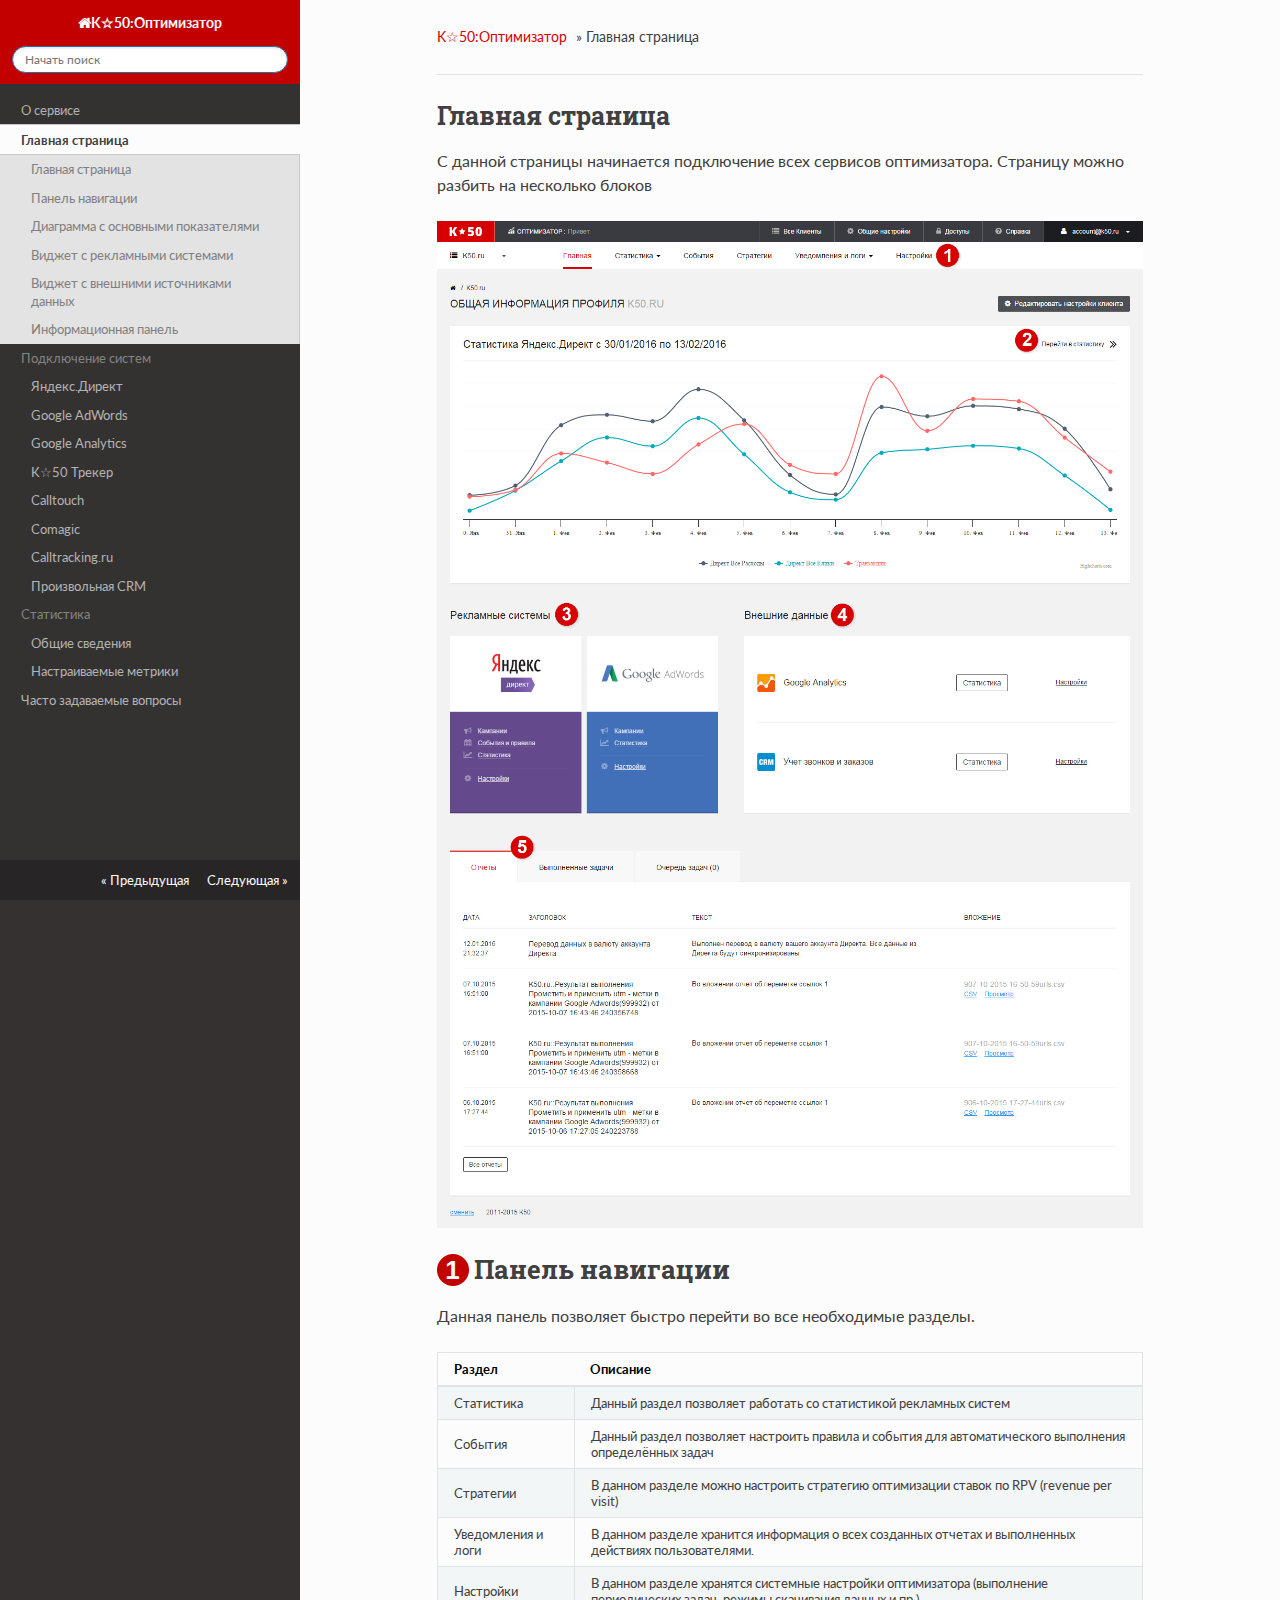
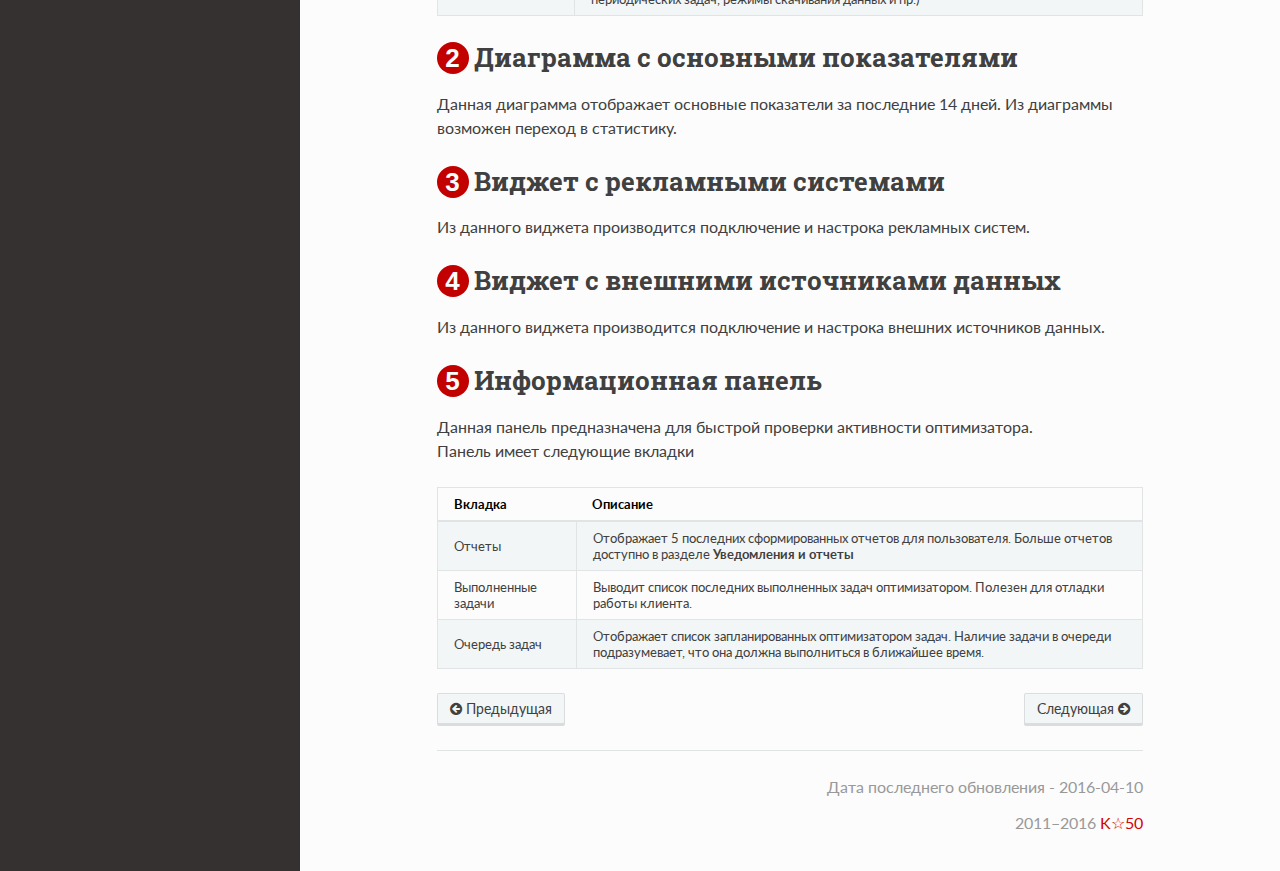
<file: site/optimisator/main-page/index.html>
<!DOCTYPE html>
<!--[if IE 8]><html class="no-js lt-ie9" lang="en" > <![endif]-->
<!--[if gt IE 8]><!--> <html class="no-js" lang="en" > <!--<![endif]-->
<head>
  <meta name="google-site-verification" content="T2KxAX2AczTE-InwHcTK-odclFEfghlVAjvU1z3jCWg" />
  <meta name="theme-color" content="#c20000">
  <meta name="msapplication-navbutton-color" content="#c20000">
  <meta name="apple-mobile-web-app-status-bar-style" content="#c20000">
  <meta charset="utf-8">
  <meta name="viewport" content="width=device-width, initial-scale=1.0">
  
  <title>K☆50:Оптимизатор - Главная страница</title>
  

  <link rel="shortcut icon" href="../../img/favicon.ico">

  
  <link href='https://fonts.googleapis.com/css?family=Lato:400,700|Roboto+Slab:400,700|Inconsolata:400,700' rel='stylesheet' type='text/css'>

  <link rel="stylesheet" href="../../css/theme.css" type="text/css" />
  <link rel="stylesheet" href="../../css/theme_extra.css" type="text/css" />
  <link rel="stylesheet" href="../../css/highlight.css">

  
  <script>
    // Current page data
    var mkdocs_page_name = "optimisator||Главная страница";
  </script>
  
  <script src="../../js/jquery-2.1.1.min.js"></script>
  <script src="../../js/modernizr-2.8.3.min.js"></script>
  <script type="text/javascript" src="../../js/highlight.pack.js"></script>
  <script src="../../js/theme.js"></script> 

 
</head>

<body class="wy-body-for-nav" role="document">
<noscript><iframe src="//www.googletagmanager.com/ns.html?id=GTM-TRCLJ2"
height="0" width="0" style="display:none;visibility:hidden"></iframe></noscript>
<script>(function(w,d,s,l,i){w[l]=w[l]||[];w[l].push({'gtm.start':
new Date().getTime(),event:'gtm.js'});var f=d.getElementsByTagName(s)[0],
j=d.createElement(s),dl=l!='dataLayer'?'&l='+l:'';j.async=true;j.src=
'//www.googletagmanager.com/gtm.js?id='+i+dl;f.parentNode.insertBefore(j,f);
})(window,document,'script','dataLayer','GTM-TRCLJ2');</script>
  <div class="wy-grid-for-nav">

    
    <nav data-toggle="wy-nav-shift" class="wy-nav-side stickynav">
      <div class="wy-side-nav-search">
        
           
           <a href="/optimisator/" class="icon icon-home">K☆50:Оптимизатор</a>
           
        
        <div role="search">
  <form id ="rtd-search-form" class="wy-form" action="../../search.html" method="get">
    <input type="text" name="q" placeholder="Начать поиск" />
  </form>
</div>
      </div>

      <div class="wy-menu wy-menu-vertical" data-spy="affix" role="navigation" aria-label="main navigation">
        <ul class="current">
          
            <li>


<li>
          
            <li>


<li>
          
            <li>


<li>
          
            <li>


<li>
          
            <li>


<li>
          
            <li>


<li>
          
            <li>


<li>
          
            <li>


<li>
          
            <li>


<li>
          
            <li>


<li>
          
            <li>


<li>
          
            <li>


<li>
          
            <li>



    <li class="toctree-l1 ">

        <a class="" href="../">О сервисе</a>
        
    </li>


<li>
          
            <li>



    <li class="toctree-l1 current">

        <a class="current" href="./">Главная страница</a>
        
            <ul>
            

                <li class="toctree-l3"><a href="#_1">Главная страница</a></li>

                
                    <li><a class="toctree-l4" href="#1">Панель навигации</a></li>
                
                    <li><a class="toctree-l4" href="#2">Диаграмма с основными показателями</a></li>
                
                    <li><a class="toctree-l4" href="#3">Виджет с рекламными системами</a></li>
                
                    <li><a class="toctree-l4" href="#4">Виджет с внешними источниками данных</a></li>
                
                    <li><a class="toctree-l4" href="#5">Информационная панель</a></li>
                

            
            </ul>
        
    </li>


<li>
          
            <li>



    <ul class="subnav">
    <li><span>Подключение систем</span></li>

        
            



    <li class="toctree-l1 ">

        <a class="" href="../connect/yandex-direct/">Яндекс.Директ</a>
        
    </li>



        
            



    <li class="toctree-l1 ">

        <a class="" href="../connect/google-adwords/">Google AdWords</a>
        
    </li>



        
            



    <li class="toctree-l1 ">

        <a class="" href="../connect/google-analytics/">Google Analytics</a>
        
    </li>



        
            



    <li class="toctree-l1 ">

        <a class="" href="../connect/k50/">K☆50 Трекер</a>
        
    </li>



        
            



    <li class="toctree-l1 ">

        <a class="" href="../connect/calltouch/">Calltouch</a>
        
    </li>



        
            



    <li class="toctree-l1 ">

        <a class="" href="../connect/comagic/">Comagic</a>
        
    </li>



        
            



    <li class="toctree-l1 ">

        <a class="" href="../connect/calltrackingru/">Calltracking.ru</a>
        
    </li>



        
            



    <li class="toctree-l1 ">

        <a class="" href="../connect/crm/">Произвольная CRM</a>
        
    </li>



        
    </ul>


<li>
          
            <li>



    <ul class="subnav">
    <li><span>Статистика</span></li>

        
            



    <li class="toctree-l1 ">

        <a class="" href="../statistics/">Общие сведения</a>
        
    </li>



        
            



    <li class="toctree-l1 ">

        <a class="" href="../statistics/custom_metrics/">Настраиваемые метрики</a>
        
    </li>



        
    </ul>


<li>
          
            <li>



    <li class="toctree-l1 ">

        <a class="" href="../faq/">Часто задаваемые вопросы</a>
        
    </li>


<li>
          
            <li>


<li>
          
            <li>


<li>
          
            <li>


<li>
          
            <li>


<li>
          
            <li>


<li>
          
            <li>


<li>
          
            <li>


<li>
          
            <li>


<li>
          
        </ul>
      </div>
      &nbsp;
    </nav>

    <section data-toggle="wy-nav-shift" class="wy-nav-content-wrap">

      
      <nav class="wy-nav-top" role="navigation" aria-label="top navigation">
        <i data-toggle="wy-nav-top" class="fa fa-bars"></i>
        
          
          <a href="/optimisator/">K☆50:Оптимизатор</a>
          
        
      </nav>

      
      <div class="wy-nav-content">
        <div class="rst-content">
          <div role="navigation" aria-label="breadcrumbs navigation">
  <ul class="wy-breadcrumbs">
    
      
      <li><a href="/optimisator/">K☆50:Оптимизатор</a> &raquo;</li>
      
    
    
      
    
    <li>Главная страница</li>
    <li class="wy-breadcrumbs-aside">
      
    </li>
  </ul>
  <hr/>
</div>
          <div role="main">
            <div class="section">
              
                <h1 id="_1">Главная страница</h1>
<p>С данной страницы начинается подключение всех сервисов оптимизатора. Страницу можно разбить на несколько блоков</p>
<p><img alt="главная страница" src="../main-page.png" /></p>
<h2 id="1"><div class="dig">1</div><div class="header">Панель навигации</div></h2>
<p>Данная панель позволяет быстро перейти во все необходимые разделы.</p>
<table>
<thead>
<tr>
<th>Раздел</th>
<th>Описание</th>
</tr>
</thead>
<tbody>
<tr>
<td>Статистика</td>
<td>Данный раздел позволяет работать со статистикой рекламных систем</td>
</tr>
<tr>
<td>События</td>
<td>Данный раздел позволяет настроить правила и события для автоматического выполнения определённых задач</td>
</tr>
<tr>
<td>Стратегии</td>
<td>В данном разделе можно настроить стратегию оптимизации ставок по RPV (revenue per visit)</td>
</tr>
<tr>
<td>Уведомления и логи</td>
<td>В данном разделе хранится информация о всех созданных отчетах и выполненных действиях пользователями.</td>
</tr>
<tr>
<td>Настройки</td>
<td>В данном разделе хранятся системные настройки оптимизатора (выполнение периодических задач, режимы скачивания данных и пр.)</td>
</tr>
</tbody>
</table>
<h2 id="2"><div class="dig">2</div><div class="header">Диаграмма с основными показателями</div></h2>
<p>Данная диаграмма отображает основные показатели за последние 14 дней. Из диаграммы возможен переход в статистику.</p>
<h2 id="3"><div class="dig">3</div><div class="header">Виджет с рекламными системами</div></h2>
<p>Из данного виджета производится подключение и настрока рекламных систем.</p>
<h2 id="4"><div class="dig">4</div><div class="header">Виджет с внешними источниками данных</div></h2>
<p>Из данного виджета производится подключение и настрока внешних источников данных.</p>
<h2 id="5"><div class="dig">5</div><div class="header">Информационная панель</div></h2>
<p>Данная панель предназначена для быстрой проверки активности оптимизатора.<br />
Панель имеет следующие вкладки</p>
<table>
<thead>
<tr>
<th>Вкладка</th>
<th>Описание</th>
</tr>
</thead>
<tbody>
<tr>
<td>Отчеты</td>
<td>Отображает 5 последних сформированных отчетов для пользователя. Больше отчетов доступно в разделе <strong>Уведомления и отчеты</strong></td>
</tr>
<tr>
<td>Выполненные задачи</td>
<td>Выводит список последних выполненных задач оптимизатором. Полезен для отладки работы клиента.</td>
</tr>
<tr>
<td>Очередь задач</td>
<td>Отображает список запланированных оптимизатором задач. Наличие задачи в очереди подразумевает, что она должна выполниться в ближайшее время.</td>
</tr>
</tbody>
</table>
              
            </div>
          </div>
          <footer>
  
    <div class="rst-footer-buttons" role="navigation" aria-label="footer navigation">
      
        <a href="../connect/yandex-direct/" class="btn btn-neutral float-right" title="Яндекс.Директ"/>Следующая <span class="icon icon-circle-arrow-right"></span></a>
      
      
        <a href="../" class="btn btn-neutral" title="О сервисе"><span class="icon icon-circle-arrow-left"></span> Предыдущая</a>
      
    </div>
  

  <hr/>

  <div role="contentinfo" class="contentinfo">
    <!-- Copyright etc -->
    <p>Дата последнего обновления - 2016-04-10</p>
    <p>2011–2016 <a href="http://k50.ru" target="_blank">K☆50</a></p>
  </div>

</footer>
	  
        </div>
      </div>

    </section>

  </div>

<div class="rst-versions" role="note" style="cursor: pointer">
    <span class="rst-current-version" data-toggle="rst-current-version">
      
      
        <span><a href="../" style="color: #fcfcfc;">&laquo; Предыдущая</a></span>
      
      
        <span style="margin-left: 15px"><a href="../connect/yandex-direct/" style="color: #fcfcfc">Следующая &raquo;</a></span>
      
    </span>
</div>

</body>
</html>
</file>
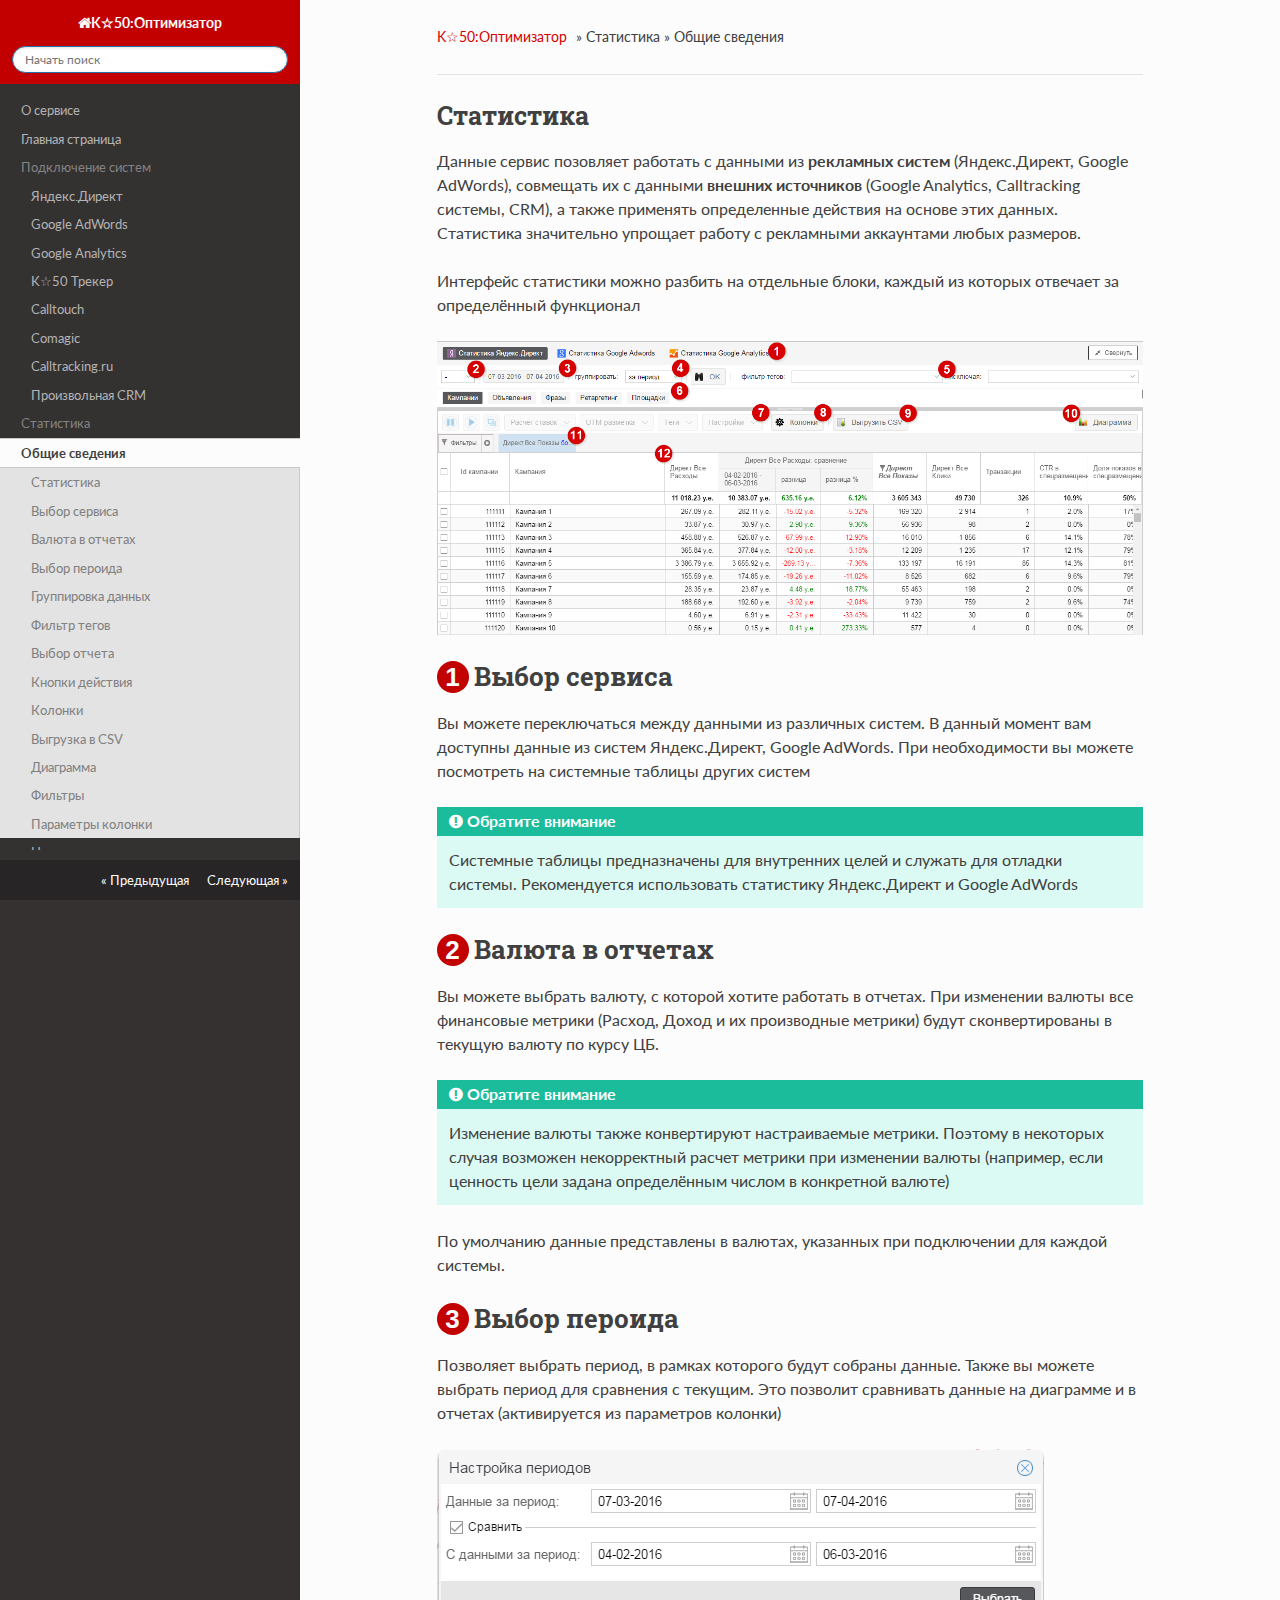
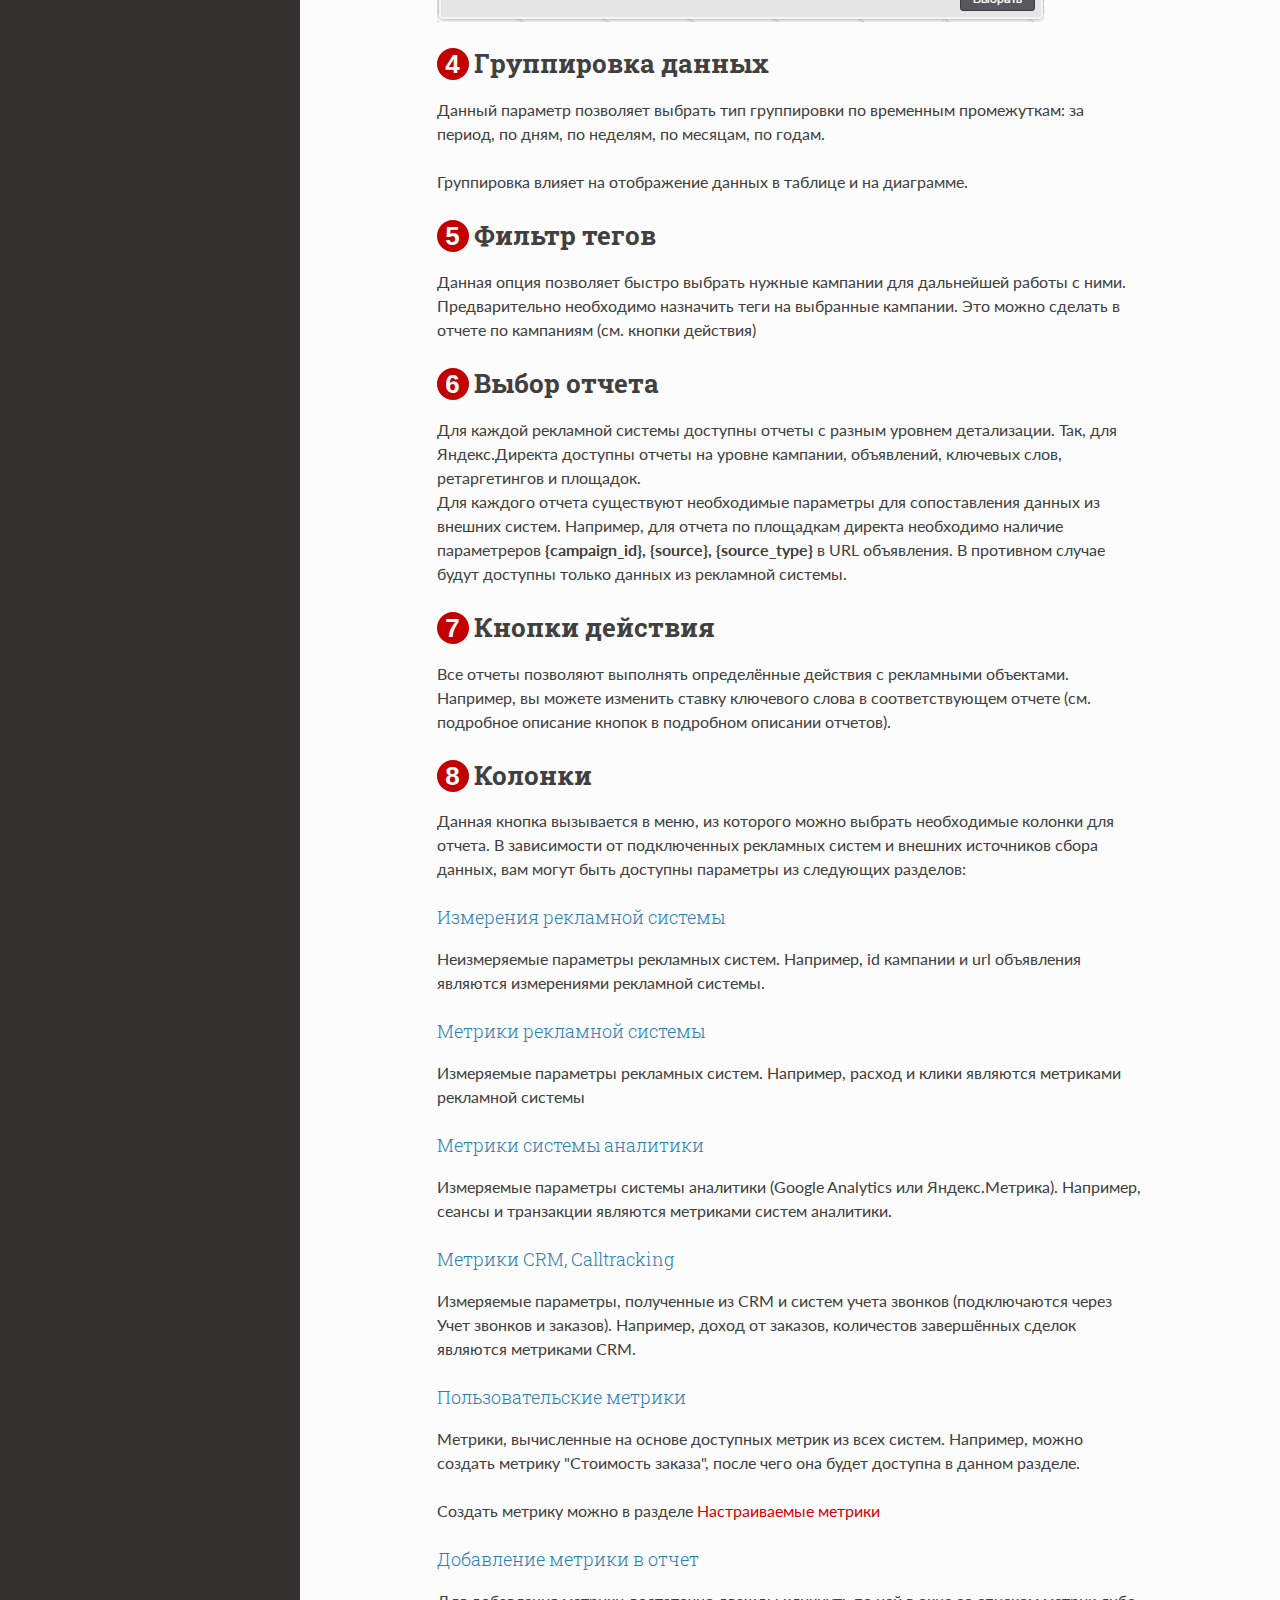
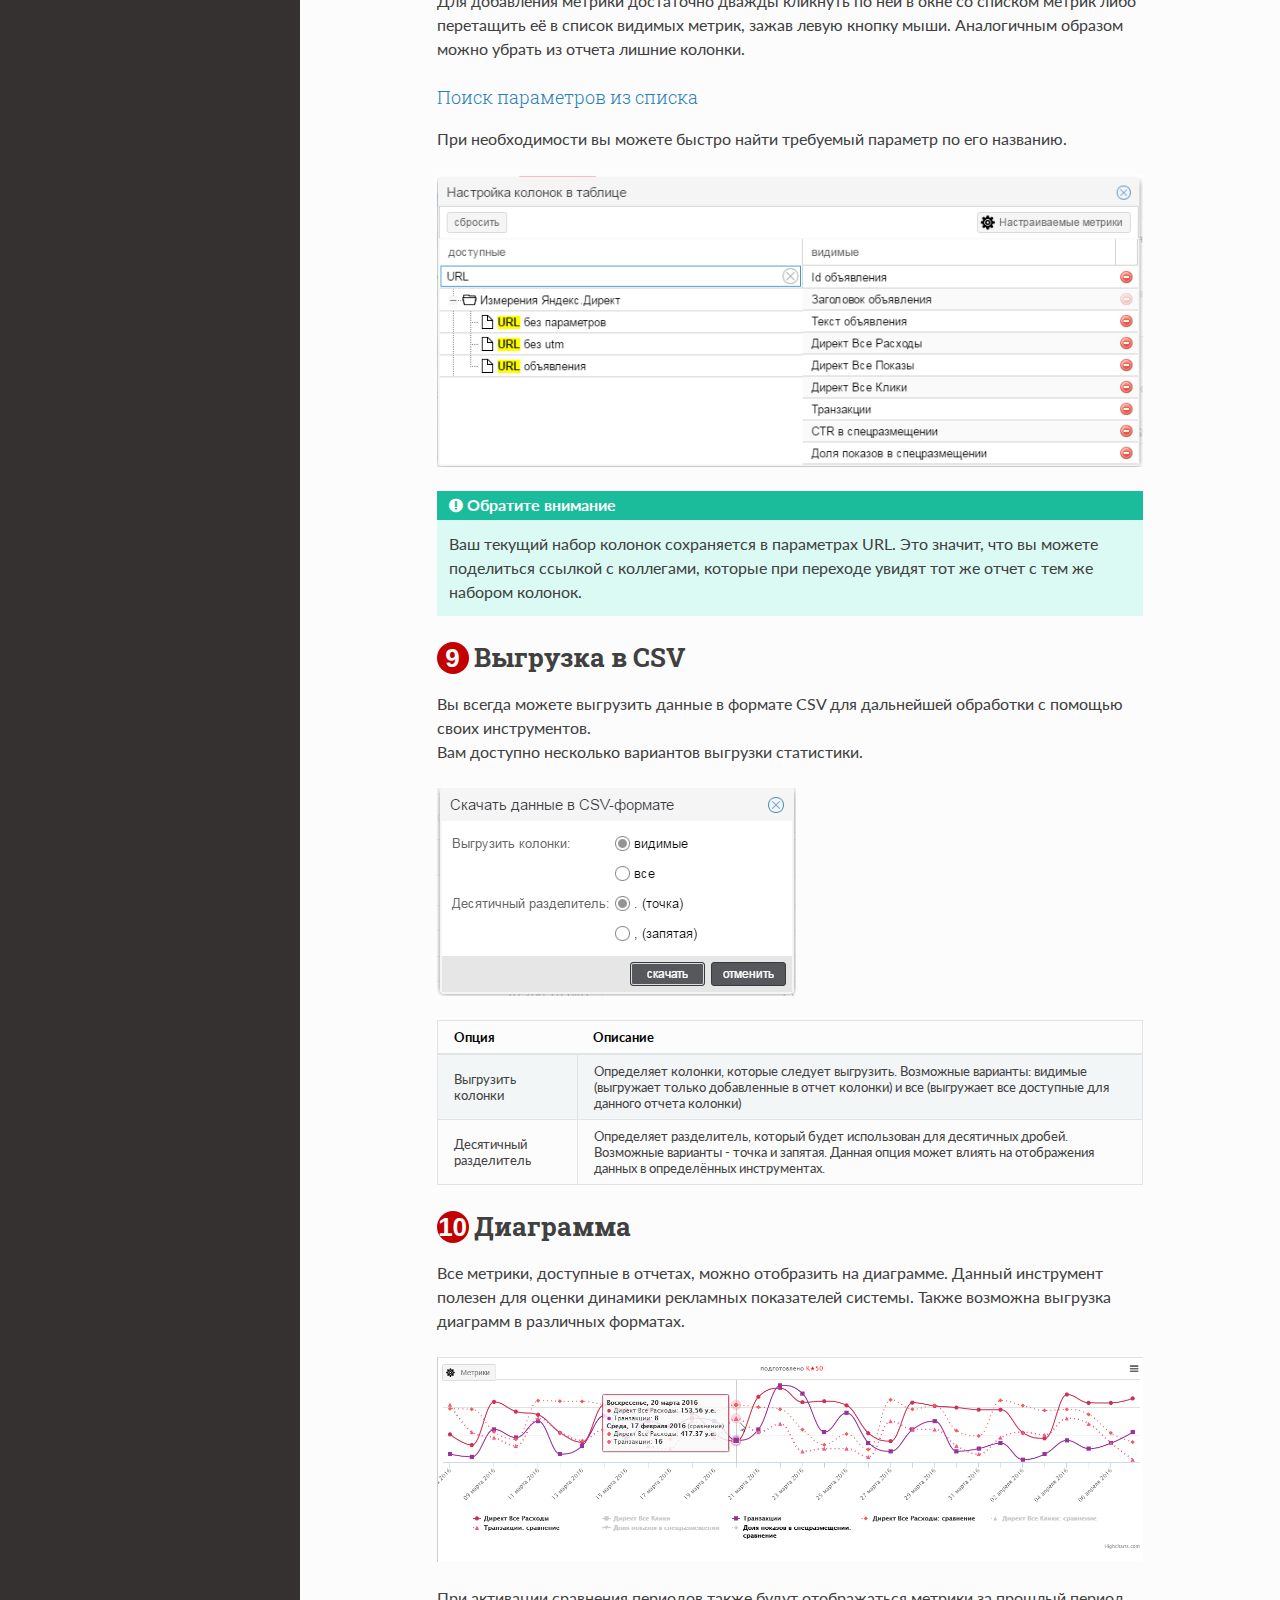
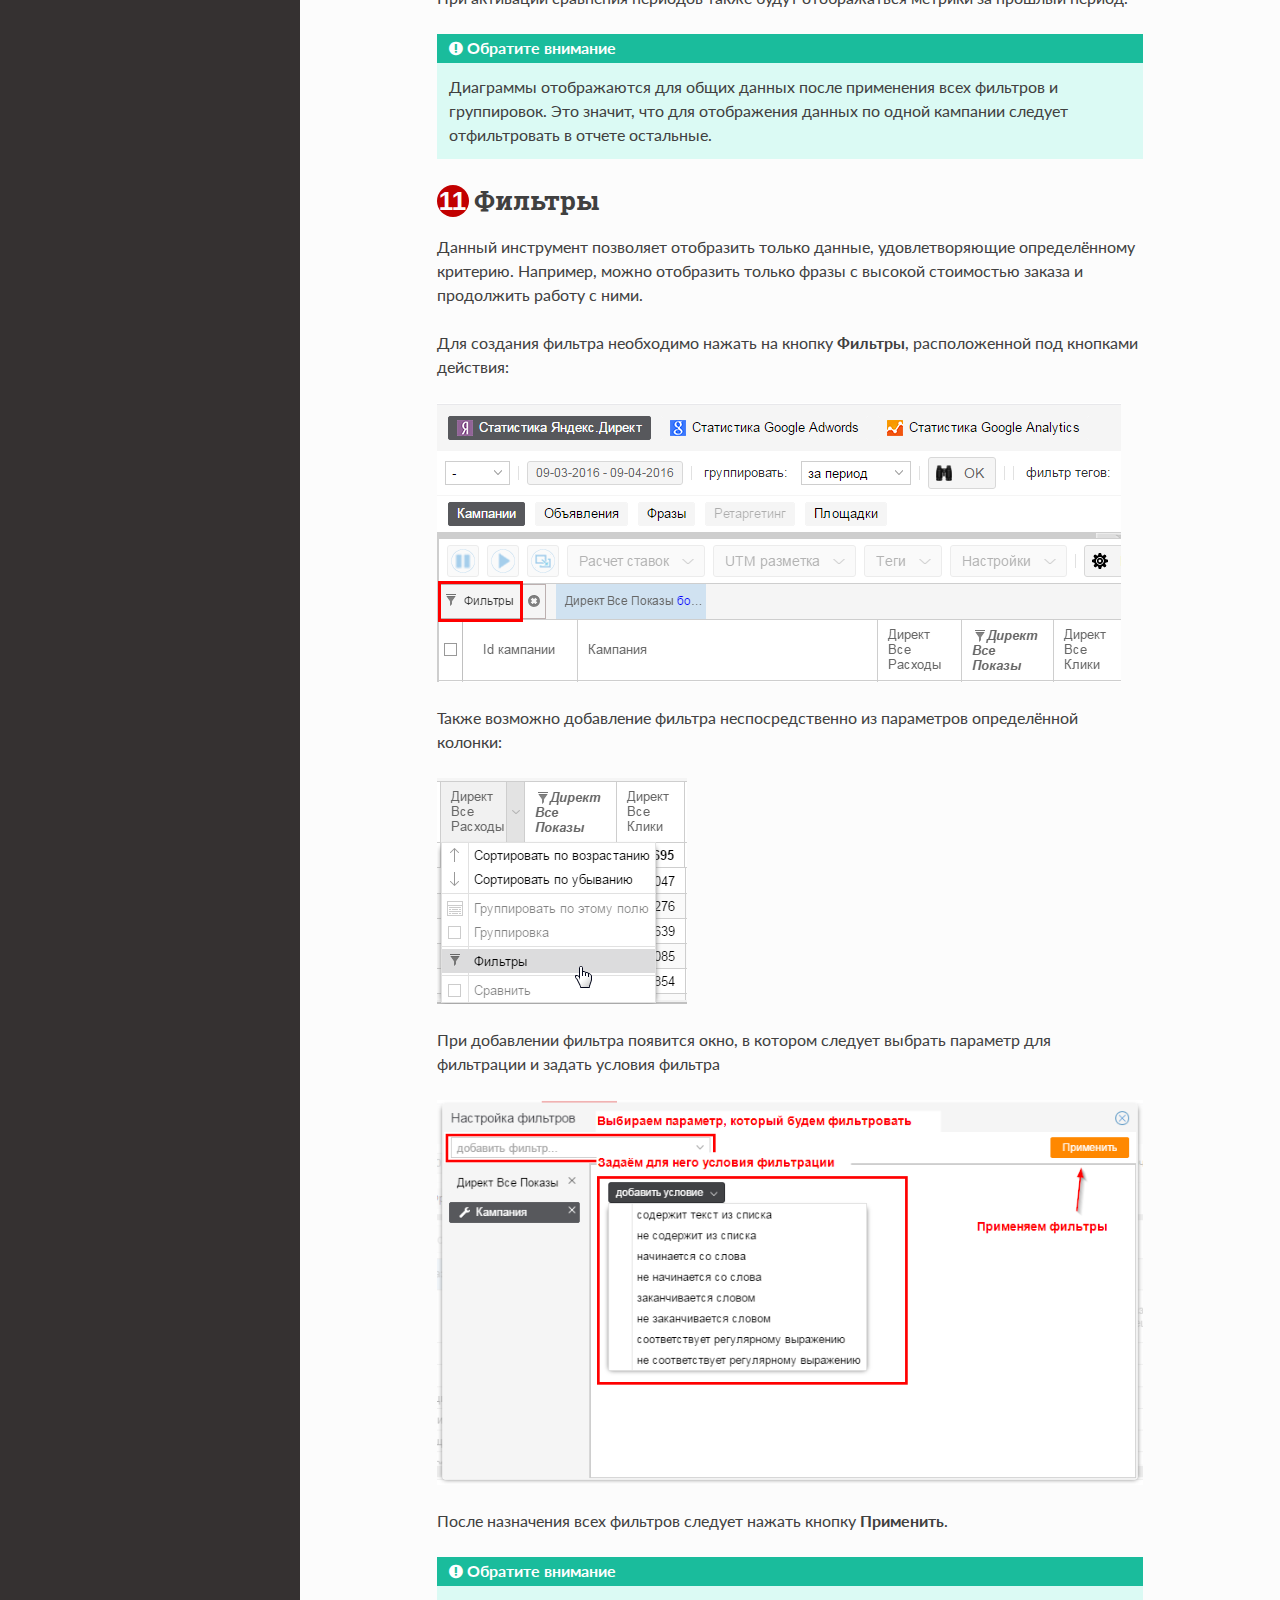
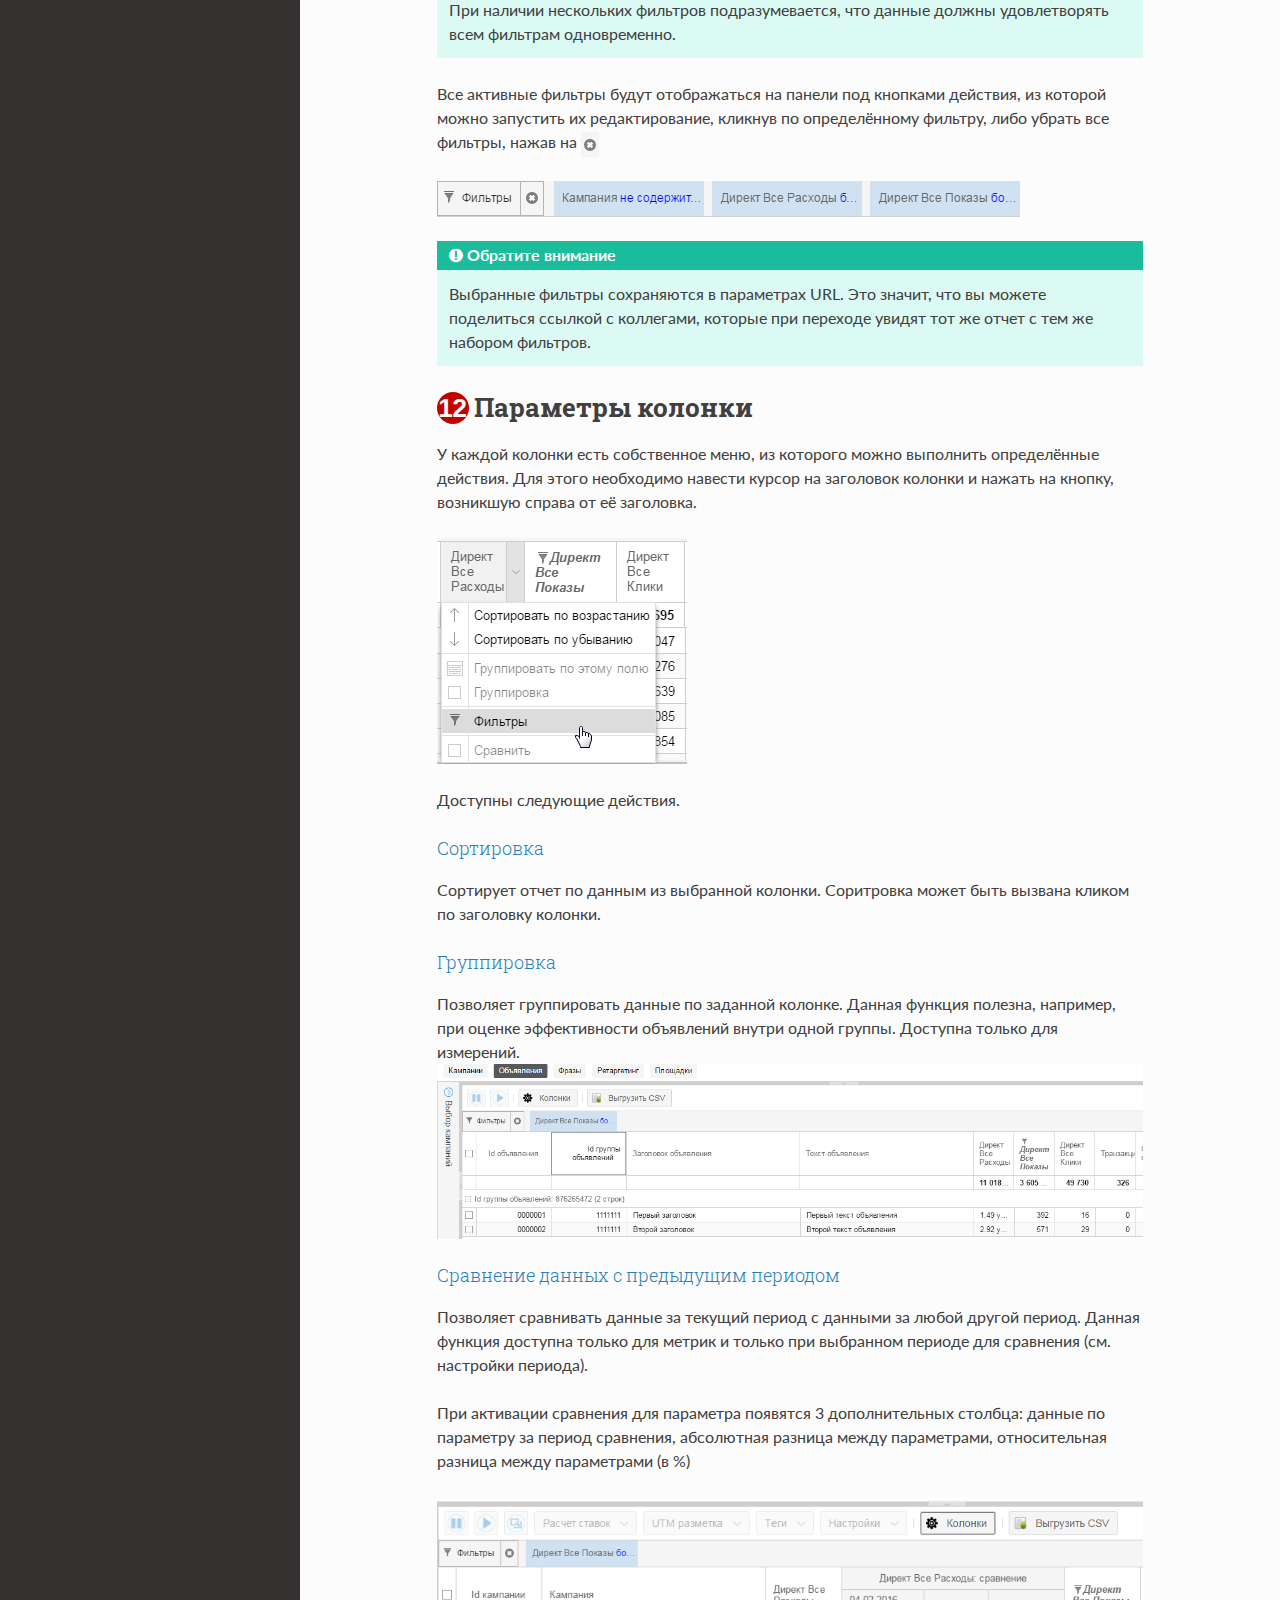
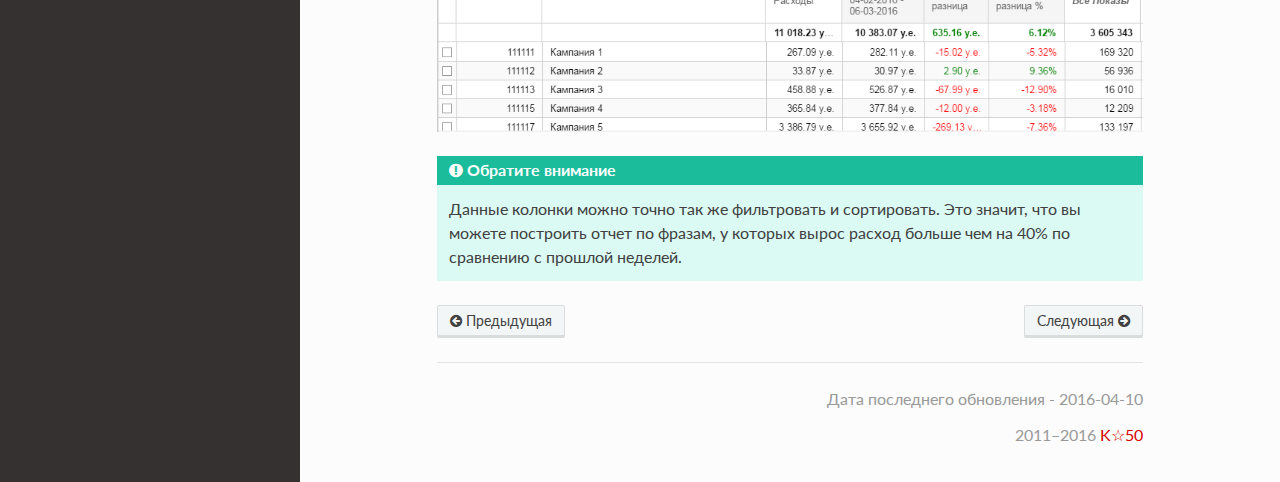
<file: site/optimisator/statistics/index.html>
<!DOCTYPE html>
<!--[if IE 8]><html class="no-js lt-ie9" lang="en" > <![endif]-->
<!--[if gt IE 8]><!--> <html class="no-js" lang="en" > <!--<![endif]-->
<head>
  <meta name="google-site-verification" content="T2KxAX2AczTE-InwHcTK-odclFEfghlVAjvU1z3jCWg" />
  <meta name="theme-color" content="#c20000">
  <meta name="msapplication-navbutton-color" content="#c20000">
  <meta name="apple-mobile-web-app-status-bar-style" content="#c20000">
  <meta charset="utf-8">
  <meta name="viewport" content="width=device-width, initial-scale=1.0">
  
  <title>K☆50:Оптимизатор - Общие сведения</title>
  

  <link rel="shortcut icon" href="../../img/favicon.ico">

  
  <link href='https://fonts.googleapis.com/css?family=Lato:400,700|Roboto+Slab:400,700|Inconsolata:400,700' rel='stylesheet' type='text/css'>

  <link rel="stylesheet" href="../../css/theme.css" type="text/css" />
  <link rel="stylesheet" href="../../css/theme_extra.css" type="text/css" />
  <link rel="stylesheet" href="../../css/highlight.css">

  
  <script>
    // Current page data
    var mkdocs_page_name = "optimisator||Общие сведения";
  </script>
  
  <script src="../../js/jquery-2.1.1.min.js"></script>
  <script src="../../js/modernizr-2.8.3.min.js"></script>
  <script type="text/javascript" src="../../js/highlight.pack.js"></script>
  <script src="../../js/theme.js"></script> 

 
</head>

<body class="wy-body-for-nav" role="document">
<noscript><iframe src="//www.googletagmanager.com/ns.html?id=GTM-TRCLJ2"
height="0" width="0" style="display:none;visibility:hidden"></iframe></noscript>
<script>(function(w,d,s,l,i){w[l]=w[l]||[];w[l].push({'gtm.start':
new Date().getTime(),event:'gtm.js'});var f=d.getElementsByTagName(s)[0],
j=d.createElement(s),dl=l!='dataLayer'?'&l='+l:'';j.async=true;j.src=
'//www.googletagmanager.com/gtm.js?id='+i+dl;f.parentNode.insertBefore(j,f);
})(window,document,'script','dataLayer','GTM-TRCLJ2');</script>
  <div class="wy-grid-for-nav">

    
    <nav data-toggle="wy-nav-shift" class="wy-nav-side stickynav">
      <div class="wy-side-nav-search">
        
           
           <a href="/optimisator/" class="icon icon-home">K☆50:Оптимизатор</a>
           
        
        <div role="search">
  <form id ="rtd-search-form" class="wy-form" action="../../search.html" method="get">
    <input type="text" name="q" placeholder="Начать поиск" />
  </form>
</div>
      </div>

      <div class="wy-menu wy-menu-vertical" data-spy="affix" role="navigation" aria-label="main navigation">
        <ul class="current">
          
            <li>


<li>
          
            <li>


<li>
          
            <li>


<li>
          
            <li>


<li>
          
            <li>


<li>
          
            <li>


<li>
          
            <li>


<li>
          
            <li>


<li>
          
            <li>


<li>
          
            <li>


<li>
          
            <li>


<li>
          
            <li>


<li>
          
            <li>



    <li class="toctree-l1 ">

        <a class="" href="../">О сервисе</a>
        
    </li>


<li>
          
            <li>



    <li class="toctree-l1 ">

        <a class="" href="../main-page/">Главная страница</a>
        
    </li>


<li>
          
            <li>



    <ul class="subnav">
    <li><span>Подключение систем</span></li>

        
            



    <li class="toctree-l1 ">

        <a class="" href="../connect/yandex-direct/">Яндекс.Директ</a>
        
    </li>



        
            



    <li class="toctree-l1 ">

        <a class="" href="../connect/google-adwords/">Google AdWords</a>
        
    </li>



        
            



    <li class="toctree-l1 ">

        <a class="" href="../connect/google-analytics/">Google Analytics</a>
        
    </li>



        
            



    <li class="toctree-l1 ">

        <a class="" href="../connect/k50/">K☆50 Трекер</a>
        
    </li>



        
            



    <li class="toctree-l1 ">

        <a class="" href="../connect/calltouch/">Calltouch</a>
        
    </li>



        
            



    <li class="toctree-l1 ">

        <a class="" href="../connect/comagic/">Comagic</a>
        
    </li>



        
            



    <li class="toctree-l1 ">

        <a class="" href="../connect/calltrackingru/">Calltracking.ru</a>
        
    </li>



        
            



    <li class="toctree-l1 ">

        <a class="" href="../connect/crm/">Произвольная CRM</a>
        
    </li>



        
    </ul>


<li>
          
            <li>



    <ul class="subnav">
    <li><span>Статистика</span></li>

        
            



    <li class="toctree-l1 current">

        <a class="current" href="./">Общие сведения</a>
        
            <ul>
            

                <li class="toctree-l3"><a href="#_1">Статистика</a></li>

                
                    <li><a class="toctree-l4" href="#1">Выбор сервиса</a></li>
                
                    <li><a class="toctree-l4" href="#2">Валюта в отчетах</a></li>
                
                    <li><a class="toctree-l4" href="#3">Выбор пероида</a></li>
                
                    <li><a class="toctree-l4" href="#4">Группировка данных</a></li>
                
                    <li><a class="toctree-l4" href="#5">Фильтр тегов</a></li>
                
                    <li><a class="toctree-l4" href="#6">Выбор отчета</a></li>
                
                    <li><a class="toctree-l4" href="#7">Кнопки действия</a></li>
                
                    <li><a class="toctree-l4" href="#8">Колонки</a></li>
                
                    <li><a class="toctree-l4" href="#9-csv">Выгрузка в CSV</a></li>
                
                    <li><a class="toctree-l4" href="#10">Диаграмма</a></li>
                
                    <li><a class="toctree-l4" href="#11">Фильтры</a></li>
                
                    <li><a class="toctree-l4" href="#12">Параметры колонки</a></li>
                

            
            </ul>
        
    </li>



        
            



    <li class="toctree-l1 ">

        <a class="" href="custom_metrics/">Настраиваемые метрики</a>
        
    </li>



        
    </ul>


<li>
          
            <li>



    <li class="toctree-l1 ">

        <a class="" href="../faq/">Часто задаваемые вопросы</a>
        
    </li>


<li>
          
            <li>


<li>
          
            <li>


<li>
          
            <li>


<li>
          
            <li>


<li>
          
            <li>


<li>
          
            <li>


<li>
          
            <li>


<li>
          
            <li>


<li>
          
        </ul>
      </div>
      &nbsp;
    </nav>

    <section data-toggle="wy-nav-shift" class="wy-nav-content-wrap">

      
      <nav class="wy-nav-top" role="navigation" aria-label="top navigation">
        <i data-toggle="wy-nav-top" class="fa fa-bars"></i>
        
          
          <a href="/optimisator/">K☆50:Оптимизатор</a>
          
        
      </nav>

      
      <div class="wy-nav-content">
        <div class="rst-content">
          <div role="navigation" aria-label="breadcrumbs navigation">
  <ul class="wy-breadcrumbs">
    
      
      <li><a href="/optimisator/">K☆50:Оптимизатор</a> &raquo;</li>
      
    
    
      
        
          <li>Статистика &raquo;</li>
        
      
    
    <li>Общие сведения</li>
    <li class="wy-breadcrumbs-aside">
      
    </li>
  </ul>
  <hr/>
</div>
          <div role="main">
            <div class="section">
              
                <h1 id="_1">Статистика</h1>
<p>Данные сервис позовляет работать с данными из <strong>рекламных систем</strong> (Яндекс.Директ, Google AdWords), совмещать их с данными <strong>внешних источников</strong> (Google Analytics, Calltracking системы, CRM), а также применять определенные действия на основе этих данных. Статистика значительно упрощает работу с рекламными аккаунтами любых размеров.</p>
<p>Интерфейс статистики можно разбить на отдельные блоки, каждый из которых отвечает за определённый функционал</p>
<p><img alt="статистика" src="../../optimisator/statistics/stat-navigation.png" /></p>
<h2 id="1"><div class="dig">1</div><div class="header">Выбор сервиса</div></h2>
<p>Вы можете переключаться между данными из различных систем. В данный момент вам доступны данные из систем Яндекс.Директ, Google AdWords. При необходимости вы можете посмотреть на системные таблицы других систем</p>
<div class="admonition important">
<p class="admonition-title">Обратите внимание</p>
<p>Системные таблицы предназначены для внутренних целей и служать для отладки системы. Рекомендуется использовать статистику Яндекс.Директ и Google AdWords</p>
</div>
<h2 id="2"><div class="dig">2</div><div class="header">Валюта в отчетах</div></h2>
<p>Вы можете выбрать валюту, с которой хотите работать в отчетах. При изменении валюты все финансовые метрики (Расход, Доход и их производные метрики) будут сконвертированы в текущую валюту по курсу ЦБ.</p>
<div class="admonition important">
<p class="admonition-title">Обратите внимание</p>
<p>Изменение валюты также конвертируют настраиваемые метрики. Поэтому в некоторых случая возможен некорректный расчет метрики при изменении валюты (например, если ценность цели задана определённым числом в конкретной валюте)</p>
</div>
<p>По умолчанию данные представлены в валютах, указанных при подключении для каждой системы.</p>
<h2 id="3"><div class="dig">3</div><div class="header">Выбор пероида</div></h2>
<p>Позволяет выбрать период, в рамках которого будут собраны данные. Также вы можете выбрать период для сравнения с текущим. Это позволит сравнивать данные на диаграмме и в отчетах (активируется из параметров колонки)</p>
<p><img alt="выбор периода" src="../../optimisator/statistics/datepicker_1.png" /></p>
<h2 id="4"><div class="dig">4</div><div class="header">Группировка данных</div></h2>
<p>Данный параметр позволяет выбрать тип группировки по временным промежуткам: за период, по дням, по неделям, по месяцам, по годам.</p>
<p>Группировка влияет на отображение данных в таблице и на диаграмме.</p>
<h2 id="5"><div class="dig">5</div><div class="header">Фильтр тегов</div></h2>
<p>Данная опция позволяет быстро выбрать нужные кампании для дальнейшей работы с ними. Предварительно необходимо назначить теги на выбранные кампании. Это можно сделать в отчете по кампаниям (см. кнопки действия)</p>
<h2 id="6"><div class="dig">6</div><div class="header">Выбор отчета</div></h2>
<p>Для каждой рекламной системы доступны отчеты с разным уровнем детализации. Так, для Яндекс.Директа доступны отчеты на уровне кампании, объявлений, ключевых слов, ретаргетингов и площадок.<br />
Для каждого отчета существуют необходимые параметры для сопоставления данных из внешних систем. Например, для отчета по площадкам директа необходимо наличие параметреров <strong>{campaign_id}, {source}, {source_type}</strong> в URL объявления. В противном случае будут доступны только данных из рекламной системы.</p>
<h2 id="7"><div class="dig">7</div><div class="header">Кнопки действия</div></h2>
<p>Все отчеты позволяют выполнять определённые действия с рекламными объектами. Например, вы можете изменить ставку ключевого слова в соответствующем отчете (см. подробное описание кнопок в подробном описании отчетов).</p>
<h2 id="8"><div class="dig">8</div><div class="header">Колонки</div></h2>
<p>Данная кнопка вызывается в меню, из которого можно выбрать необходимые колонки для отчета. В зависимости от подключенных рекламных систем и внешних источников сбора данных, вам могут быть доступны параметры из следующих разделов:</p>
<h3 id="_2">Измерения рекламной системы</h3>
<p>Неизмеряемые параметры рекламных систем. Например, id кампании и url объявления являются измерениями рекламной системы.</p>
<h3 id="_3">Метрики рекламной системы</h3>
<p>Измеряемые параметры рекламных систем. Например, расход и клики являются метриками рекламной системы</p>
<h3 id="_4">Метрики системы аналитики</h3>
<p>Измеряемые параметры системы аналитики (Google Analytics или Яндекс.Метрика). Например, сеансы и транзакции являются метриками систем аналитики.</p>
<h3 id="crm-calltracking">Метрики CRM, Calltracking</h3>
<p>Измеряемые параметры, полученные из CRM и систем учета звонков (подключаются через Учет звонков и заказов). Например, доход от заказов, количестов завершённых сделок являются метриками CRM.</p>
<h3 id="_5">Пользовательские метрики</h3>
<p>Метрики, вычисленные на основе доступных метрик из всех систем. Например, можно создать метрику "Стоимость заказа", после чего она будет доступна в данном разделе.</p>
<p>Создать метрику можно в разделе <a href="../../optimisator/statistics/custom_metrics/">Настраиваемые метрики</a></p>
<h3 id="_6">Добавление метрики в отчет</h3>
<p>Для добавления метрики достаточно дважды кликнуть по ней в окне со списком метрик либо перетащить её в список видимых метрик, зажав левую кнопку мыши. Аналогичным образом можно убрать из отчета лишние колонки.</p>
<h3 id="_7">Поиск параметров из списка</h3>
<p>При необходимости вы можете быстро найти требуемый параметр по его названию.</p>
<p><img alt="поиск параметров" src="../../optimisator/statistics/param_search.png" /></p>
<div class="admonition important">
<p class="admonition-title">Обратите внимание</p>
<p>Ваш текущий набор колонок сохраняется в параметрах URL. Это значит, что вы можете поделиться ссылкой с коллегами, которые при переходе увидят тот же отчет с тем же набором колонок.</p>
</div>
<h2 id="9-csv"><div class="dig">9</div><div class="header">Выгрузка в CSV</div></h2>
<p>Вы всегда можете выгрузить данные в формате CSV для дальнейшей обработки с помощью своих инструментов.<br />
Вам доступно несколько вариантов выгрузки статистики.</p>
<p><img alt="выгрузка CSV" src="../../optimisator/statistics/csv_export.png" /></p>
<table>
<thead>
<tr>
<th>Опция</th>
<th>Описание</th>
</tr>
</thead>
<tbody>
<tr>
<td>Выгрузить колонки</td>
<td>Определяет колонки, которые следует выгрузить. Возможные варианты: видимые (выгружает только добавленные в отчет колонки) и все (выгружает все доступные для данного отчета колонки)</td>
</tr>
<tr>
<td>Десятичный разделитель</td>
<td>Определяет разделитель, который будет использован для десятичных дробей. Возможные варианты - точка и запятая. Данная опция может влиять на отображения данных в определённых инструментах.</td>
</tr>
</tbody>
</table>
<h2 id="10"><div class="dig">10</div><div class="header">Диаграмма</div></h2>
<p>Все метрики, доступные в отчетах, можно отобразить на диаграмме. Данный инструмент полезен для оценки динамики рекламных показателей системы. Также возможна выгрузка диаграмм в различных форматах.</p>
<p><img alt="диаграмма" src="../../optimisator/statistics/diagramm_1.png" /></p>
<p>При активации сравнения периодов также будут отображаться метрики за прошлый период.</p>
<div class="admonition important">
<p class="admonition-title">Обратите внимание</p>
<p>Диаграммы отображаются для общих данных после применения всех фильтров и группировок. Это значит, что для отображения данных по одной кампании следует отфильтровать в отчете остальные.</p>
</div>
<h2 id="11"><div class="dig">11</div><div class="header">Фильтры</div></h2>
<p>Данный инструмент позволяет отобразить только данные, удовлетворяющие определённому критерию. Например, можно отобразить только фразы с высокой стоимостью заказа и продолжить работу с ними.</p>
<p>Для создания фильтра необходимо нажать на кнопку <strong>Фильтры</strong>, расположенной под кнопками действия:</p>
<p><img alt="фильтры кнопка" src="../../optimisator/statistics/filter_1.png" /></p>
<p>Также возможно добавление фильтра неспосредственно из параметров определённой колонки:</p>
<p><img alt="фильтры из колонок" src="../../optimisator/statistics/filter_2.png" /></p>
<p>При добавлении фильтра появится окно, в котором следует выбрать параметр для фильтрации и задать условия фильтра</p>
<p><img alt="настройка фильтра" src="../../optimisator/statistics/filter_3.png" /></p>
<p>После назначения всех фильтров следует нажать кнопку <strong>Применить</strong>.</p>
<div class="admonition important">
<p class="admonition-title">Обратите внимание</p>
<p>При наличии нескольких фильтров подразумевается, что данные должны удовлетворять всем фильтрам одновременно.</p>
</div>
<p>Все активные фильтры будут отображаться на панели под кнопками действия, из которой можно запустить их редактирование, кликнув по определённому фильтру, либо убрать все фильтры, нажав на <img alt="закрыть фильтры" src="../../optimisator/statistics/filter_5.png" /></p>
<p><img alt="активные фильтры" src="../../optimisator/statistics/filter_4.png" /></p>
<div class="admonition important">
<p class="admonition-title">Обратите внимание</p>
<p>Выбранные фильтры сохраняются в параметрах URL. Это значит, что вы можете поделиться ссылкой с коллегами, которые при переходе увидят тот же отчет с тем же набором фильтров.</p>
</div>
<h2 id="12"><div class="dig">12</div><div class="header">Параметры колонки</div></h2>
<p>У каждой колонки есть собственное меню, из которого можно выполнить определённые действия. Для этого необходимо навести курсор на заголовок колонки и нажать на кнопку, возникшую справа от её заголовка.</p>
<p><img alt="меню колонки" src="../../optimisator/statistics/filter_2.png" /></p>
<p>Доступны следующие действия.</p>
<h3 id="_8">Сортировка</h3>
<p>Сортирует отчет по данным из выбранной колонки. Соритровка может быть вызвана кликом по заголовку колонки.</p>
<h3 id="_9">Группировка</h3>
<p>Позволяет группировать данные по заданной колонке. Данная функция полезна, например, при оценке эффективности объявлений внутри одной группы. Доступна только для измерений.<br />
<img alt="группировка данных" src="../../optimisator/statistics/col_param_1.png" /></p>
<h3 id="_10">Сравнение данных с предыдущим периодом</h3>
<p>Позволяет сравнивать данные за текущий период с данными за любой другой период. Данная функция доступна только для метрик и только при выбранном периоде для сравнения (см. настройки периода).</p>
<p>При активации сравнения для параметра появятся 3 дополнительных столбца: данные по параметру за период сравнения, абсолютная разница между параметрами, относительная разница между параметрами (в %)</p>
<p><img alt="сравнение периодов" src="../../optimisator/statistics/col_param_2.png" /></p>
<div class="admonition important">
<p class="admonition-title">Обратите внимание</p>
<p>Данные колонки можно точно так же фильтровать и сортировать. Это значит, что вы можете построить отчет по фразам, у которых вырос расход больше чем на 40% по сравнению с прошлой неделей.</p>
</div>
              
            </div>
          </div>
          <footer>
  
    <div class="rst-footer-buttons" role="navigation" aria-label="footer navigation">
      
        <a href="custom_metrics/" class="btn btn-neutral float-right" title="Настраиваемые метрики"/>Следующая <span class="icon icon-circle-arrow-right"></span></a>
      
      
        <a href="../connect/crm/" class="btn btn-neutral" title="Произвольная CRM"><span class="icon icon-circle-arrow-left"></span> Предыдущая</a>
      
    </div>
  

  <hr/>

  <div role="contentinfo" class="contentinfo">
    <!-- Copyright etc -->
    <p>Дата последнего обновления - 2016-04-10</p>
    <p>2011–2016 <a href="http://k50.ru" target="_blank">K☆50</a></p>
  </div>

</footer>
	  
        </div>
      </div>

    </section>

  </div>

<div class="rst-versions" role="note" style="cursor: pointer">
    <span class="rst-current-version" data-toggle="rst-current-version">
      
      
        <span><a href="../connect/crm/" style="color: #fcfcfc;">&laquo; Предыдущая</a></span>
      
      
        <span style="margin-left: 15px"><a href="custom_metrics/" style="color: #fcfcfc">Следующая &raquo;</a></span>
      
    </span>
</div>

</body>
</html>
</file>
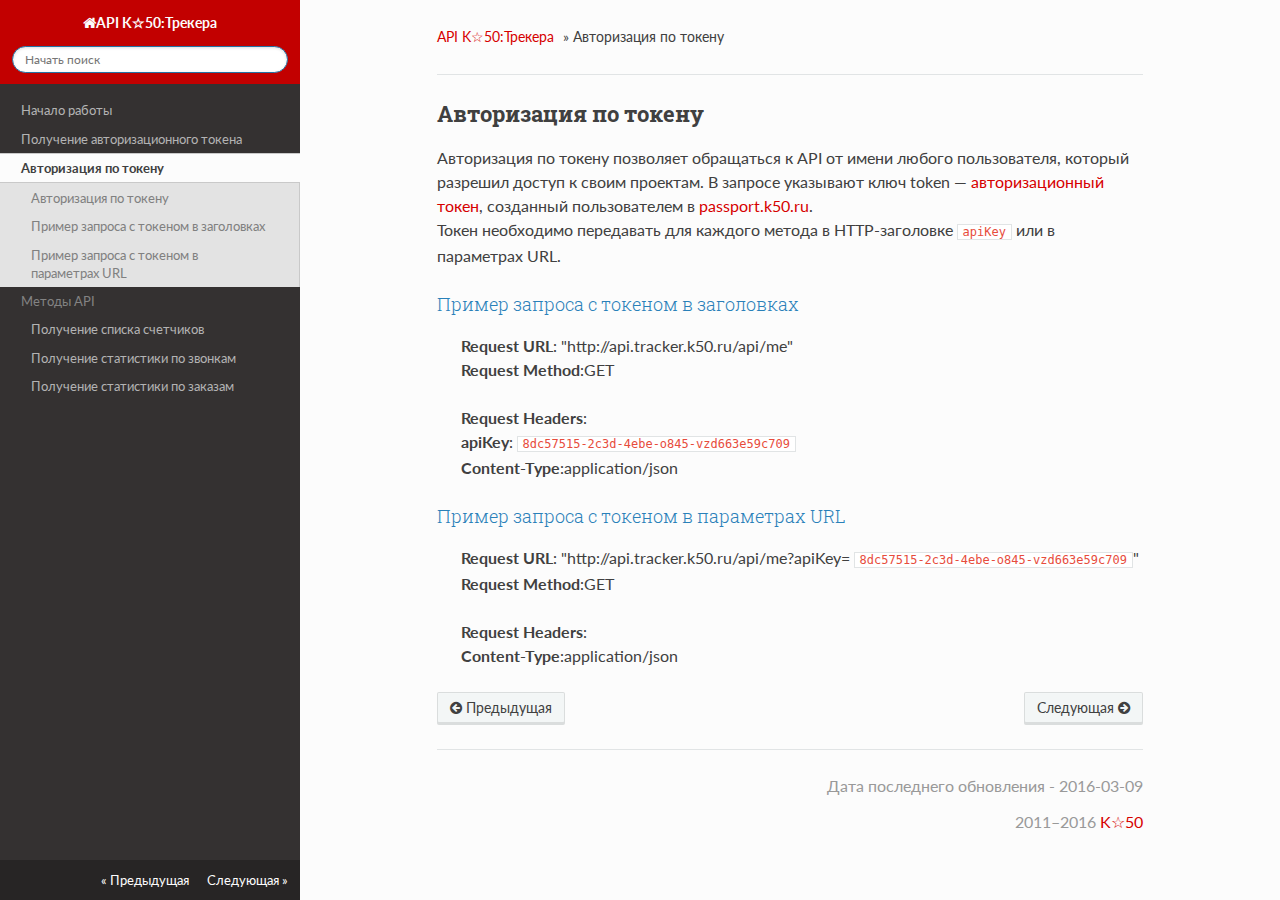
<file: site/tracker-api/token_authorization/index.html>
<!DOCTYPE html>
<!--[if IE 8]><html class="no-js lt-ie9" lang="en" > <![endif]-->
<!--[if gt IE 8]><!--> <html class="no-js" lang="en" > <!--<![endif]-->
<head>
  <meta name="google-site-verification" content="T2KxAX2AczTE-InwHcTK-odclFEfghlVAjvU1z3jCWg" />
  <meta name="theme-color" content="#c20000">
  <meta name="msapplication-navbutton-color" content="#c20000">
  <meta name="apple-mobile-web-app-status-bar-style" content="#c20000">
  <meta charset="utf-8">
  <meta name="viewport" content="width=device-width, initial-scale=1.0">
  
  <title>API K☆50:Трекера - Авторизация по токену</title>
  

  <link rel="shortcut icon" href="../../img/favicon.ico">

  
  <link href='https://fonts.googleapis.com/css?family=Lato:400,700|Roboto+Slab:400,700|Inconsolata:400,700' rel='stylesheet' type='text/css'>

  <link rel="stylesheet" href="../../css/theme.css" type="text/css" />
  <link rel="stylesheet" href="../../css/theme_extra.css" type="text/css" />
  <link rel="stylesheet" href="../../css/highlight.css">

  
  <script>
    // Current page data
    var mkdocs_page_name = "tracker-api||Авторизация по токену";
  </script>
  
  <script src="../../js/jquery-2.1.1.min.js"></script>
  <script src="../../js/modernizr-2.8.3.min.js"></script>
  <script type="text/javascript" src="../../js/highlight.pack.js"></script>
  <script src="../../js/theme.js"></script> 

 
</head>

<body class="wy-body-for-nav" role="document">
<noscript><iframe src="//www.googletagmanager.com/ns.html?id=GTM-TRCLJ2"
height="0" width="0" style="display:none;visibility:hidden"></iframe></noscript>
<script>(function(w,d,s,l,i){w[l]=w[l]||[];w[l].push({'gtm.start':
new Date().getTime(),event:'gtm.js'});var f=d.getElementsByTagName(s)[0],
j=d.createElement(s),dl=l!='dataLayer'?'&l='+l:'';j.async=true;j.src=
'//www.googletagmanager.com/gtm.js?id='+i+dl;f.parentNode.insertBefore(j,f);
})(window,document,'script','dataLayer','GTM-TRCLJ2');</script>
  <div class="wy-grid-for-nav">

    
    <nav data-toggle="wy-nav-shift" class="wy-nav-side stickynav">
      <div class="wy-side-nav-search">
        
           
           <a href="/tracker-api/" class="icon icon-home">API K☆50:Трекера</a>
           
        
        <div role="search">
  <form id ="rtd-search-form" class="wy-form" action="../../search.html" method="get">
    <input type="text" name="q" placeholder="Начать поиск" />
  </form>
</div>
      </div>

      <div class="wy-menu wy-menu-vertical" data-spy="affix" role="navigation" aria-label="main navigation">
        <ul class="current">
          
            <li>


<li>
          
            <li>


<li>
          
            <li>


<li>
          
            <li>


<li>
          
            <li>


<li>
          
            <li>


<li>
          
            <li>


<li>
          
            <li>


<li>
          
            <li>



    <li class="toctree-l1 ">

        <a class="" href="../">Начало работы</a>
        
    </li>


<li>
          
            <li>



    <li class="toctree-l1 ">

        <a class="" href="../token_creation/">Получение авторизационного токена</a>
        
    </li>


<li>
          
            <li>



    <li class="toctree-l1 current">

        <a class="current" href="./">Авторизация по токену</a>
        
            <ul>
            

                <li class="toctree-l3"><a href="#_1">Авторизация по токену</a></li>

                
                    <li><a class="toctree-l4" href="#_2">Пример запроса с токеном в заголовках</a></li>
                
                    <li><a class="toctree-l4" href="#url">Пример запроса с токеном в параметрах URL</a></li>
                

            
            </ul>
        
    </li>


<li>
          
            <li>



    <ul class="subnav">
    <li><span>Методы API</span></li>

        
            



    <li class="toctree-l1 ">

        <a class="" href="../api-requests/get-counters-list/">Получение списка счетчиков</a>
        
    </li>



        
            



    <li class="toctree-l1 ">

        <a class="" href="../api-requests/get-calls-stat/">Получение статистики по звонкам</a>
        
    </li>



        
            



    <li class="toctree-l1 ">

        <a class="" href="../api-requests/get-orders-stat/">Получение статистики по заказам</a>
        
    </li>



        
    </ul>


<li>
          
            <li>


<li>
          
            <li>


<li>
          
            <li>


<li>
          
            <li>


<li>
          
            <li>


<li>
          
            <li>


<li>
          
            <li>


<li>
          
            <li>


<li>
          
            <li>


<li>
          
            <li>


<li>
          
            <li>


<li>
          
            <li>


<li>
          
            <li>


<li>
          
        </ul>
      </div>
      &nbsp;
    </nav>

    <section data-toggle="wy-nav-shift" class="wy-nav-content-wrap">

      
      <nav class="wy-nav-top" role="navigation" aria-label="top navigation">
        <i data-toggle="wy-nav-top" class="fa fa-bars"></i>
        
          
          <a href="/tracker-api/">API K☆50:Трекера</a>
          
        
      </nav>

      
      <div class="wy-nav-content">
        <div class="rst-content">
          <div role="navigation" aria-label="breadcrumbs navigation">
  <ul class="wy-breadcrumbs">
    
      
      <li><a href="/tracker-api/">API K☆50:Трекера</a> &raquo;</li>
      
    
    
      
    
    <li>Авторизация по токену</li>
    <li class="wy-breadcrumbs-aside">
      
    </li>
  </ul>
  <hr/>
</div>
          <div role="main">
            <div class="section">
              
                <h2 id="_1">Авторизация по токену</h2>
<p>Авторизация по токену позволяет обращаться к API от имени любого пользователя, который разрешил доступ к своим проектам. В запросе указывают ключ token — <a href="../token_creation">авторизационный токен</a>, созданный пользователем в <a href="https://passport.k50.ru" target="_blank">passport.k50.ru</a>.<br />
Токен необходимо передавать для каждого метода в HTTP-заголовке <code>apiKey</code> или в параметрах URL.</p>
<h3 id="_2">Пример запроса с токеном в заголовках</h3>
<blockquote>
<p><strong>Request URL</strong>: "http://api.tracker.k50.ru/api/me"<br />
<strong>Request Method</strong>:GET</p>
<p><strong>Request Headers</strong>:<br />
<strong>apiKey</strong>: <code>8dc57515-2c3d-4ebe-o845-vzd663e59c709</code><br />
<strong>Content-Type</strong>:application/json</p>
</blockquote>
<h3 id="url">Пример запроса с токеном в параметрах URL</h3>
<blockquote>
<p><strong>Request URL</strong>: "http://api.tracker.k50.ru/api/me?apiKey= <code>8dc57515-2c3d-4ebe-o845-vzd663e59c709</code>"<br />
<strong>Request Method</strong>:GET</p>
<p><strong>Request Headers</strong>:<br />
<strong>Content-Type</strong>:application/json</p>
</blockquote>
              
            </div>
          </div>
          <footer>
  
    <div class="rst-footer-buttons" role="navigation" aria-label="footer navigation">
      
        <a href="../api-requests/get-counters-list/" class="btn btn-neutral float-right" title="Получение списка счетчиков"/>Следующая <span class="icon icon-circle-arrow-right"></span></a>
      
      
        <a href="../token_creation/" class="btn btn-neutral" title="Получение авторизационного токена"><span class="icon icon-circle-arrow-left"></span> Предыдущая</a>
      
    </div>
  

  <hr/>

  <div role="contentinfo" class="contentinfo">
    <!-- Copyright etc -->
    <p>Дата последнего обновления - 2016-03-09</p>
    <p>2011–2016 <a href="http://k50.ru" target="_blank">K☆50</a></p>
  </div>

</footer>
	  
        </div>
      </div>

    </section>

  </div>

<div class="rst-versions" role="note" style="cursor: pointer">
    <span class="rst-current-version" data-toggle="rst-current-version">
      
      
        <span><a href="../token_creation/" style="color: #fcfcfc;">&laquo; Предыдущая</a></span>
      
      
        <span style="margin-left: 15px"><a href="../api-requests/get-counters-list/" style="color: #fcfcfc">Следующая &raquo;</a></span>
      
    </span>
</div>

</body>
</html>
</file>
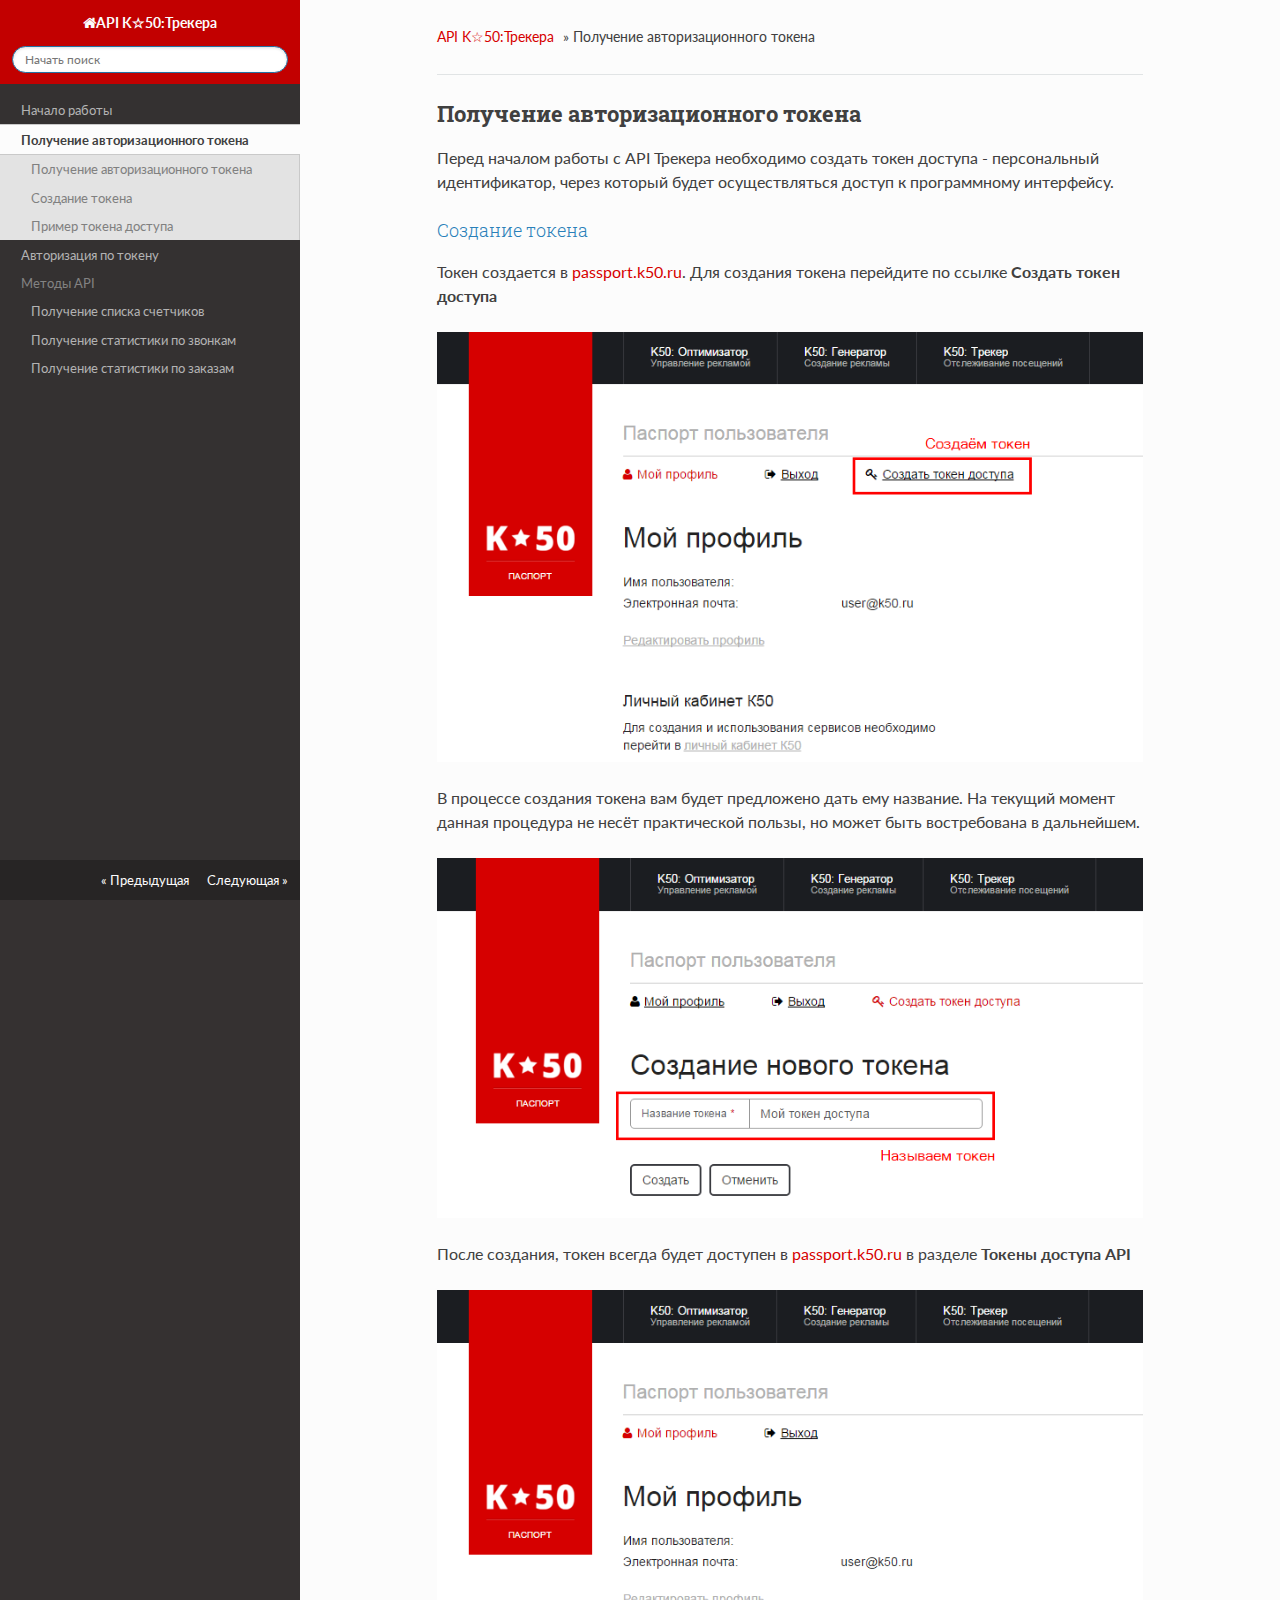
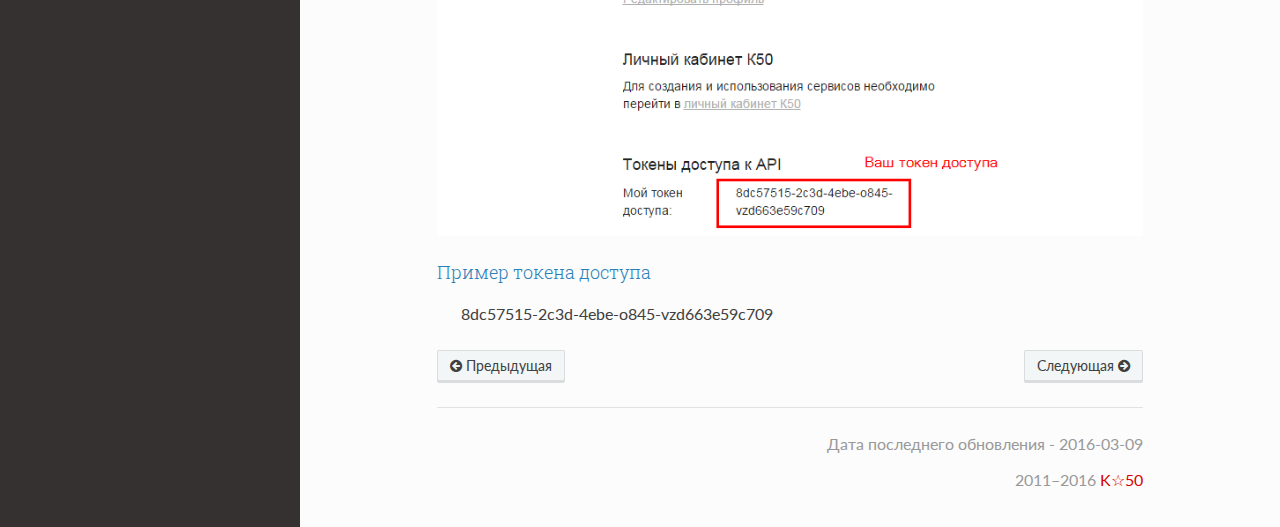
<file: site/tracker-api/token_creation/index.html>
<!DOCTYPE html>
<!--[if IE 8]><html class="no-js lt-ie9" lang="en" > <![endif]-->
<!--[if gt IE 8]><!--> <html class="no-js" lang="en" > <!--<![endif]-->
<head>
  <meta name="google-site-verification" content="T2KxAX2AczTE-InwHcTK-odclFEfghlVAjvU1z3jCWg" />
  <meta name="theme-color" content="#c20000">
  <meta name="msapplication-navbutton-color" content="#c20000">
  <meta name="apple-mobile-web-app-status-bar-style" content="#c20000">
  <meta charset="utf-8">
  <meta name="viewport" content="width=device-width, initial-scale=1.0">
  
  <title>API K☆50:Трекера - Получение авторизационного токена</title>
  

  <link rel="shortcut icon" href="../../img/favicon.ico">

  
  <link href='https://fonts.googleapis.com/css?family=Lato:400,700|Roboto+Slab:400,700|Inconsolata:400,700' rel='stylesheet' type='text/css'>

  <link rel="stylesheet" href="../../css/theme.css" type="text/css" />
  <link rel="stylesheet" href="../../css/theme_extra.css" type="text/css" />
  <link rel="stylesheet" href="../../css/highlight.css">

  
  <script>
    // Current page data
    var mkdocs_page_name = "tracker-api||Получение авторизационного токена";
  </script>
  
  <script src="../../js/jquery-2.1.1.min.js"></script>
  <script src="../../js/modernizr-2.8.3.min.js"></script>
  <script type="text/javascript" src="../../js/highlight.pack.js"></script>
  <script src="../../js/theme.js"></script> 

 
</head>

<body class="wy-body-for-nav" role="document">
<noscript><iframe src="//www.googletagmanager.com/ns.html?id=GTM-TRCLJ2"
height="0" width="0" style="display:none;visibility:hidden"></iframe></noscript>
<script>(function(w,d,s,l,i){w[l]=w[l]||[];w[l].push({'gtm.start':
new Date().getTime(),event:'gtm.js'});var f=d.getElementsByTagName(s)[0],
j=d.createElement(s),dl=l!='dataLayer'?'&l='+l:'';j.async=true;j.src=
'//www.googletagmanager.com/gtm.js?id='+i+dl;f.parentNode.insertBefore(j,f);
})(window,document,'script','dataLayer','GTM-TRCLJ2');</script>
  <div class="wy-grid-for-nav">

    
    <nav data-toggle="wy-nav-shift" class="wy-nav-side stickynav">
      <div class="wy-side-nav-search">
        
           
           <a href="/tracker-api/" class="icon icon-home">API K☆50:Трекера</a>
           
        
        <div role="search">
  <form id ="rtd-search-form" class="wy-form" action="../../search.html" method="get">
    <input type="text" name="q" placeholder="Начать поиск" />
  </form>
</div>
      </div>

      <div class="wy-menu wy-menu-vertical" data-spy="affix" role="navigation" aria-label="main navigation">
        <ul class="current">
          
            <li>


<li>
          
            <li>


<li>
          
            <li>


<li>
          
            <li>


<li>
          
            <li>


<li>
          
            <li>


<li>
          
            <li>


<li>
          
            <li>


<li>
          
            <li>



    <li class="toctree-l1 ">

        <a class="" href="../">Начало работы</a>
        
    </li>


<li>
          
            <li>



    <li class="toctree-l1 current">

        <a class="current" href="./">Получение авторизационного токена</a>
        
            <ul>
            

                <li class="toctree-l3"><a href="#_1">Получение авторизационного токена</a></li>

                
                    <li><a class="toctree-l4" href="#_2">Создание токена</a></li>
                
                    <li><a class="toctree-l4" href="#_3">Пример токена доступа</a></li>
                

            
            </ul>
        
    </li>


<li>
          
            <li>



    <li class="toctree-l1 ">

        <a class="" href="../token_authorization/">Авторизация по токену</a>
        
    </li>


<li>
          
            <li>



    <ul class="subnav">
    <li><span>Методы API</span></li>

        
            



    <li class="toctree-l1 ">

        <a class="" href="../api-requests/get-counters-list/">Получение списка счетчиков</a>
        
    </li>



        
            



    <li class="toctree-l1 ">

        <a class="" href="../api-requests/get-calls-stat/">Получение статистики по звонкам</a>
        
    </li>



        
            



    <li class="toctree-l1 ">

        <a class="" href="../api-requests/get-orders-stat/">Получение статистики по заказам</a>
        
    </li>



        
    </ul>


<li>
          
            <li>


<li>
          
            <li>


<li>
          
            <li>


<li>
          
            <li>


<li>
          
            <li>


<li>
          
            <li>


<li>
          
            <li>


<li>
          
            <li>


<li>
          
            <li>


<li>
          
            <li>


<li>
          
            <li>


<li>
          
            <li>


<li>
          
            <li>


<li>
          
        </ul>
      </div>
      &nbsp;
    </nav>

    <section data-toggle="wy-nav-shift" class="wy-nav-content-wrap">

      
      <nav class="wy-nav-top" role="navigation" aria-label="top navigation">
        <i data-toggle="wy-nav-top" class="fa fa-bars"></i>
        
          
          <a href="/tracker-api/">API K☆50:Трекера</a>
          
        
      </nav>

      
      <div class="wy-nav-content">
        <div class="rst-content">
          <div role="navigation" aria-label="breadcrumbs navigation">
  <ul class="wy-breadcrumbs">
    
      
      <li><a href="/tracker-api/">API K☆50:Трекера</a> &raquo;</li>
      
    
    
      
    
    <li>Получение авторизационного токена</li>
    <li class="wy-breadcrumbs-aside">
      
    </li>
  </ul>
  <hr/>
</div>
          <div role="main">
            <div class="section">
              
                <h2 id="_1">Получение авторизационного токена</h2>
<p>Перед началом работы с API Трекера необходимо создать токен доступа - персональный идентификатор, через который будет осуществляться доступ к программному интерфейсу.</p>
<h3 id="_2">Создание токена</h3>
<p>Токен создается в <a href="https://passport.k50.ru" target="_blank">passport.k50.ru</a>. Для создания токена перейдите по ссылке <strong>Создать токен доступа</strong></p>
<p><img alt="Создать Токен Доступа" src="../1_create_token.png" /></p>
<p>В процессе создания токена вам будет предложено дать ему название. На текущий момент данная процедура не несёт практической пользы, но может быть востребована в дальнейшем.  </p>
<p><img alt="Даём название токену" src="../1_create_token_2.png" /></p>
<p>После создания, токен всегда будет доступен в <a href="https://passport.k50.ru" target="_blank">passport.k50.ru</a> в разделе <strong>Токены доступа API</strong></p>
<p><img alt="Токен сохранён успешно" src="../1_create_token_3.png" /></p>
<h3 id="_3">Пример токена доступа</h3>
<blockquote>
<p>8dc57515-2c3d-4ebe-o845-vzd663e59c709</p>
</blockquote>
              
            </div>
          </div>
          <footer>
  
    <div class="rst-footer-buttons" role="navigation" aria-label="footer navigation">
      
        <a href="../token_authorization/" class="btn btn-neutral float-right" title="Авторизация по токену"/>Следующая <span class="icon icon-circle-arrow-right"></span></a>
      
      
        <a href="../" class="btn btn-neutral" title="Начало работы"><span class="icon icon-circle-arrow-left"></span> Предыдущая</a>
      
    </div>
  

  <hr/>

  <div role="contentinfo" class="contentinfo">
    <!-- Copyright etc -->
    <p>Дата последнего обновления - 2016-03-09</p>
    <p>2011–2016 <a href="http://k50.ru" target="_blank">K☆50</a></p>
  </div>

</footer>
	  
        </div>
      </div>

    </section>

  </div>

<div class="rst-versions" role="note" style="cursor: pointer">
    <span class="rst-current-version" data-toggle="rst-current-version">
      
      
        <span><a href="../" style="color: #fcfcfc;">&laquo; Предыдущая</a></span>
      
      
        <span style="margin-left: 15px"><a href="../token_authorization/" style="color: #fcfcfc">Следующая &raquo;</a></span>
      
    </span>
</div>

</body>
</html>
</file>
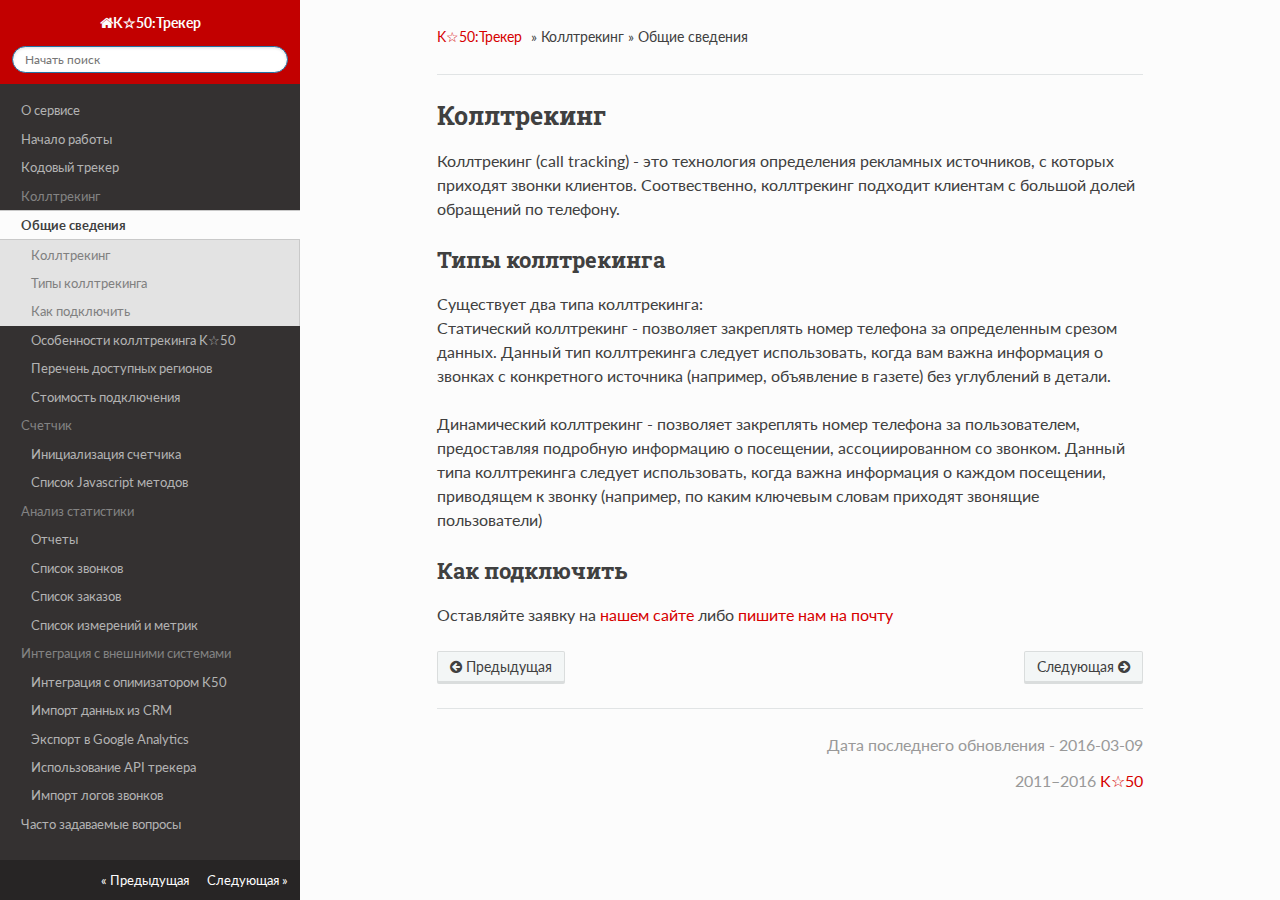
<file: site/tracker/calltracking/index.html>
<!DOCTYPE html>
<!--[if IE 8]><html class="no-js lt-ie9" lang="en" > <![endif]-->
<!--[if gt IE 8]><!--> <html class="no-js" lang="en" > <!--<![endif]-->
<head>
  <meta name="google-site-verification" content="T2KxAX2AczTE-InwHcTK-odclFEfghlVAjvU1z3jCWg" />
  <meta name="theme-color" content="#c20000">
  <meta name="msapplication-navbutton-color" content="#c20000">
  <meta name="apple-mobile-web-app-status-bar-style" content="#c20000">
  <meta charset="utf-8">
  <meta name="viewport" content="width=device-width, initial-scale=1.0">
  
  <title>K☆50:Трекер - Общие сведения</title>
  

  <link rel="shortcut icon" href="../../img/favicon.ico">

  
  <link href='https://fonts.googleapis.com/css?family=Lato:400,700|Roboto+Slab:400,700|Inconsolata:400,700' rel='stylesheet' type='text/css'>

  <link rel="stylesheet" href="../../css/theme.css" type="text/css" />
  <link rel="stylesheet" href="../../css/theme_extra.css" type="text/css" />
  <link rel="stylesheet" href="../../css/highlight.css">

  
  <script>
    // Current page data
    var mkdocs_page_name = "tracker||Общие сведения";
  </script>
  
  <script src="../../js/jquery-2.1.1.min.js"></script>
  <script src="../../js/modernizr-2.8.3.min.js"></script>
  <script type="text/javascript" src="../../js/highlight.pack.js"></script>
  <script src="../../js/theme.js"></script> 

 
</head>

<body class="wy-body-for-nav" role="document">
<noscript><iframe src="//www.googletagmanager.com/ns.html?id=GTM-TRCLJ2"
height="0" width="0" style="display:none;visibility:hidden"></iframe></noscript>
<script>(function(w,d,s,l,i){w[l]=w[l]||[];w[l].push({'gtm.start':
new Date().getTime(),event:'gtm.js'});var f=d.getElementsByTagName(s)[0],
j=d.createElement(s),dl=l!='dataLayer'?'&l='+l:'';j.async=true;j.src=
'//www.googletagmanager.com/gtm.js?id='+i+dl;f.parentNode.insertBefore(j,f);
})(window,document,'script','dataLayer','GTM-TRCLJ2');</script>
  <div class="wy-grid-for-nav">

    
    <nav data-toggle="wy-nav-shift" class="wy-nav-side stickynav">
      <div class="wy-side-nav-search">
        
           
           <a href="/tracker/" class="icon icon-home">K☆50:Трекер</a>
           
        
        <div role="search">
  <form id ="rtd-search-form" class="wy-form" action="../../search.html" method="get">
    <input type="text" name="q" placeholder="Начать поиск" />
  </form>
</div>
      </div>

      <div class="wy-menu wy-menu-vertical" data-spy="affix" role="navigation" aria-label="main navigation">
        <ul class="current">
          
            <li>



    <li class="toctree-l1 ">

        <a class="" href="../">О сервисе</a>
        
    </li>


<li>
          
            <li>



    <li class="toctree-l1 ">

        <a class="" href="../first-steps/">Начало работы</a>
        
    </li>


<li>
          
            <li>



    <li class="toctree-l1 ">

        <a class="" href="../code-tracker/">Кодовый трекер</a>
        
    </li>


<li>
          
            <li>



    <ul class="subnav">
    <li><span>Коллтрекинг</span></li>

        
            



    <li class="toctree-l1 current">

        <a class="current" href="./">Общие сведения</a>
        
            <ul>
            

                <li class="toctree-l3"><a href="#_1">Коллтрекинг</a></li>

                
                    <li><a class="toctree-l4" href="#_2">Типы коллтрекинга</a></li>
                
                    <li><a class="toctree-l4" href="#_3">Как подключить</a></li>
                

            
            </ul>
        
    </li>



        
            



    <li class="toctree-l1 ">

        <a class="" href="features/">Особенности коллтрекинга K☆50</a>
        
    </li>



        
            



    <li class="toctree-l1 ">

        <a class="" href="supported-regions/">Перечень доступных регионов</a>
        
    </li>



        
            



    <li class="toctree-l1 ">

        <a class="" href="price/">Стоимость подключения</a>
        
    </li>



        
    </ul>


<li>
          
            <li>



    <ul class="subnav">
    <li><span>Счетчик</span></li>

        
            



    <li class="toctree-l1 ">

        <a class="" href="../counters/initialization/">Инициализация счетчика</a>
        
    </li>



        
            



    <li class="toctree-l1 ">

        <a class="" href="../counters/javascript-api/">Список Javascript методов</a>
        
    </li>



        
    </ul>


<li>
          
            <li>



    <ul class="subnav">
    <li><span>Анализ статистики</span></li>

        
            



    <li class="toctree-l1 ">

        <a class="" href="../reports/report-configurator/">Отчеты</a>
        
    </li>



        
            



    <li class="toctree-l1 ">

        <a class="" href="../reports/calls/">Список звонков</a>
        
    </li>



        
            



    <li class="toctree-l1 ">

        <a class="" href="../reports/orders/">Список заказов</a>
        
    </li>



        
            



    <li class="toctree-l1 ">

        <a class="" href="../reports/dimensions-and-metrics/">Список измерений и метрик</a>
        
    </li>



        
    </ul>


<li>
          
            <li>



    <ul class="subnav">
    <li><span>Интеграция с внешними системами</span></li>

        
            



    <li class="toctree-l1 ">

        <a class="" href="../integration/k50/">Интеграция с опимизатором K50</a>
        
    </li>



        
            



    <li class="toctree-l1 ">

        <a class="" href="../integration/crm/">Импорт данных из CRM</a>
        
    </li>



        
            



    <li class="toctree-l1 ">

        <a class="" href="../integration/google-analytics/">Экспорт в Google Analytics</a>
        
    </li>



        
            



    <li class="toctree-l1 ">

        <a class="" href="../integration/tracker-api/">Использование API трекера</a>
        
    </li>



        
            



    <li class="toctree-l1 ">

        <a class="" href="../integration/phone-log-import/">Импорт логов звонков</a>
        
    </li>



        
    </ul>


<li>
          
            <li>



    <li class="toctree-l1 ">

        <a class="" href="../faq/">Часто задаваемые вопросы</a>
        
    </li>


<li>
          
            <li>


<li>
          
            <li>


<li>
          
            <li>


<li>
          
            <li>


<li>
          
            <li>


<li>
          
            <li>


<li>
          
            <li>


<li>
          
            <li>


<li>
          
            <li>


<li>
          
            <li>


<li>
          
            <li>


<li>
          
            <li>


<li>
          
            <li>


<li>
          
            <li>


<li>
          
            <li>


<li>
          
            <li>


<li>
          
            <li>


<li>
          
        </ul>
      </div>
      &nbsp;
    </nav>

    <section data-toggle="wy-nav-shift" class="wy-nav-content-wrap">

      
      <nav class="wy-nav-top" role="navigation" aria-label="top navigation">
        <i data-toggle="wy-nav-top" class="fa fa-bars"></i>
        
          
          <a href="/tracker/">K☆50:Трекер</a>
          
        
      </nav>

      
      <div class="wy-nav-content">
        <div class="rst-content">
          <div role="navigation" aria-label="breadcrumbs navigation">
  <ul class="wy-breadcrumbs">
    
      
      <li><a href="/tracker/">K☆50:Трекер</a> &raquo;</li>
      
    
    
      
        
          <li>Коллтрекинг &raquo;</li>
        
      
    
    <li>Общие сведения</li>
    <li class="wy-breadcrumbs-aside">
      
    </li>
  </ul>
  <hr/>
</div>
          <div role="main">
            <div class="section">
              
                <h1 id="_1">Коллтрекинг</h1>
<p>Коллтрекинг (call tracking) - это технология определения рекламных источников, с которых приходят звонки клиентов. Соотвественно, коллтрекинг подходит клиентам с большой долей обращений по телефону.</p>
<h2 id="_2">Типы коллтрекинга</h2>
<p>Существует два типа коллтрекинга:<br />
Статический коллтрекинг  - позволяет закреплять номер телефона за определенным срезом данных. Данный тип коллтрекинга следует использовать, когда вам важна информация о звонках с конкретного источника (например, объявление в газете) без углублений в детали.</p>
<p>Динамический коллтрекинг - позволяет закреплять номер телефона за пользователем, предоставляя подробную информацию о посещении, ассоциированном со звонком. Данный типа коллтрекинга следует использовать, когда важна информация о каждом посещении, приводящем к звонку (например, по каким ключевым словам приходят звонящие пользователи)</p>
<h2 id="_3">Как подключить</h2>
<p>Оставляйте заявку на <a href="http://k50.ru/servisy/k50-tracker/" target="_blank">нашем сайте</a> либо <a href="mailto:welcome@k50.ru" target="_blank">пишите нам на почту</a></p>
              
            </div>
          </div>
          <footer>
  
    <div class="rst-footer-buttons" role="navigation" aria-label="footer navigation">
      
        <a href="features/" class="btn btn-neutral float-right" title="Особенности коллтрекинга K☆50"/>Следующая <span class="icon icon-circle-arrow-right"></span></a>
      
      
        <a href="../code-tracker/" class="btn btn-neutral" title="Кодовый трекер"><span class="icon icon-circle-arrow-left"></span> Предыдущая</a>
      
    </div>
  

  <hr/>

  <div role="contentinfo" class="contentinfo">
    <!-- Copyright etc -->
    <p>Дата последнего обновления - 2016-03-09</p>
    <p>2011–2016 <a href="http://k50.ru" target="_blank">K☆50</a></p>
  </div>

</footer>
	  
        </div>
      </div>

    </section>

  </div>

<div class="rst-versions" role="note" style="cursor: pointer">
    <span class="rst-current-version" data-toggle="rst-current-version">
      
      
        <span><a href="../code-tracker/" style="color: #fcfcfc;">&laquo; Предыдущая</a></span>
      
      
        <span style="margin-left: 15px"><a href="features/" style="color: #fcfcfc">Следующая &raquo;</a></span>
      
    </span>
</div>

</body>
</html>
</file>
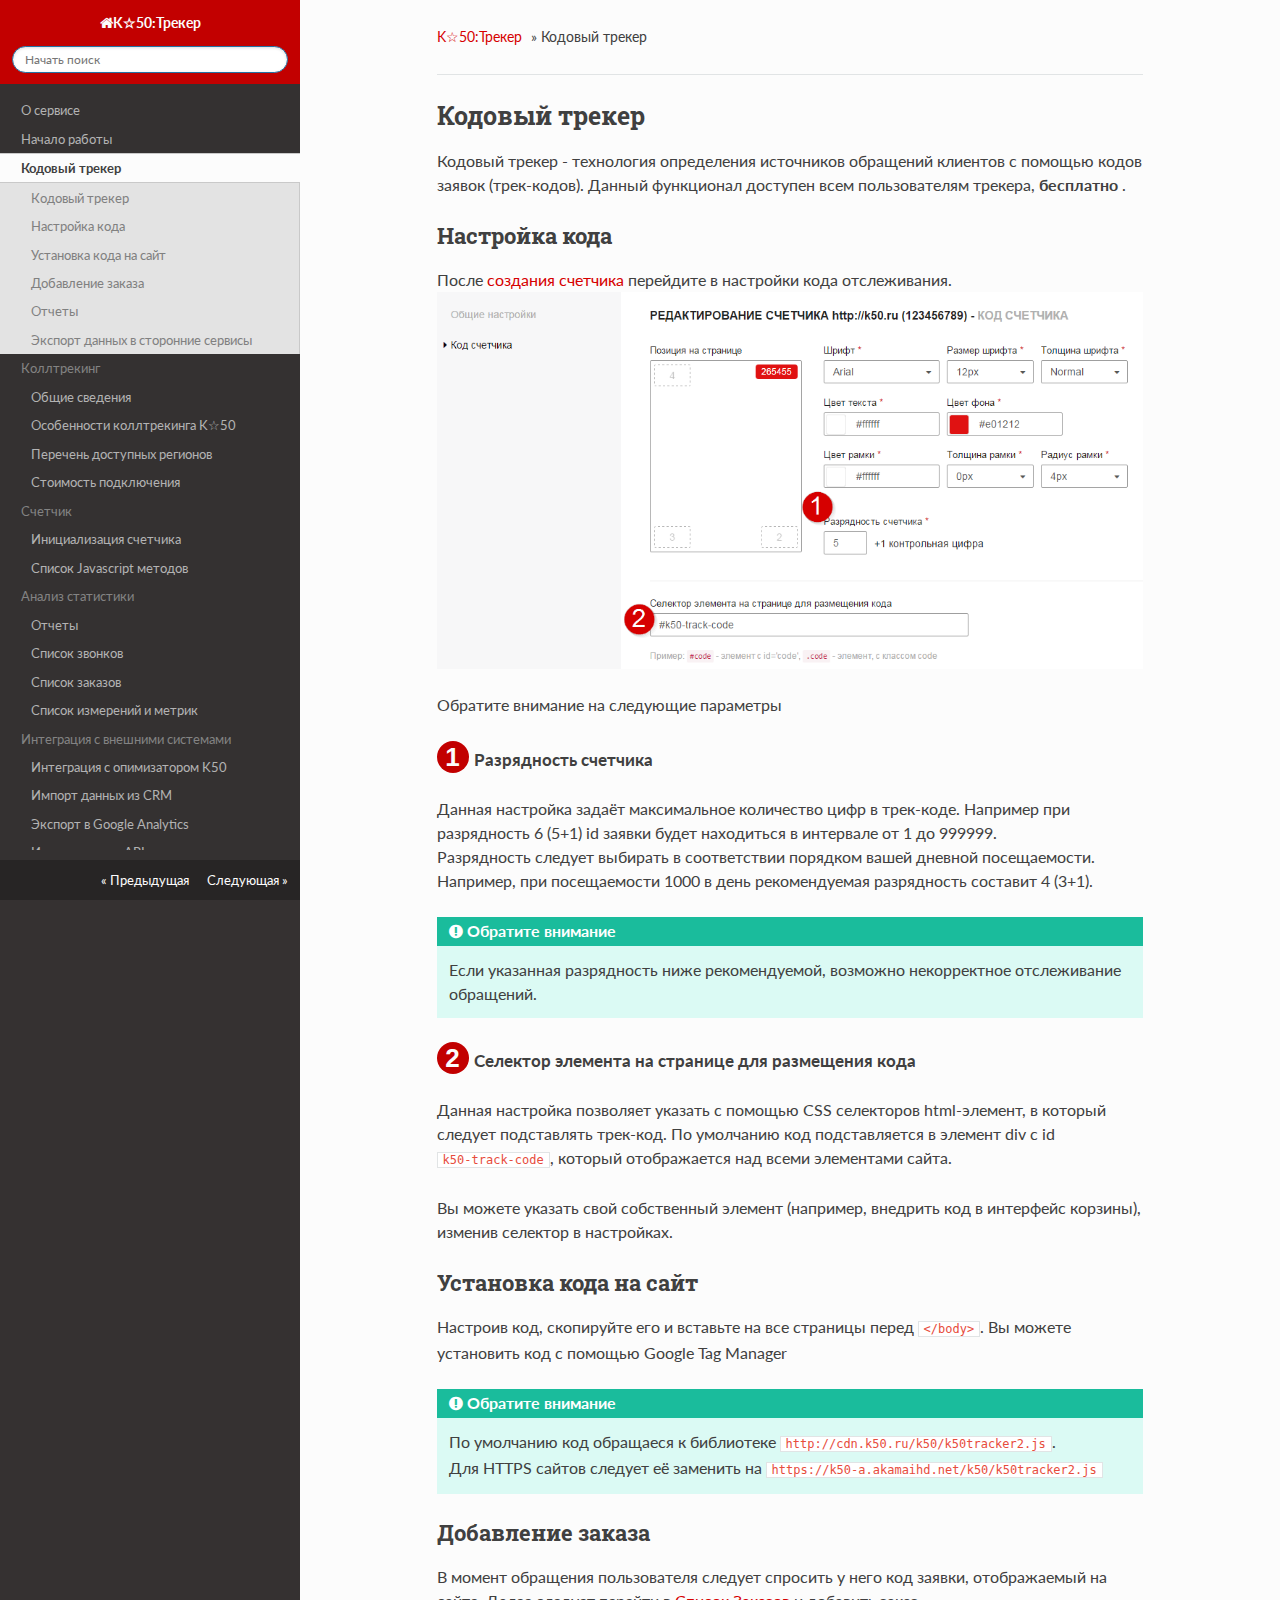
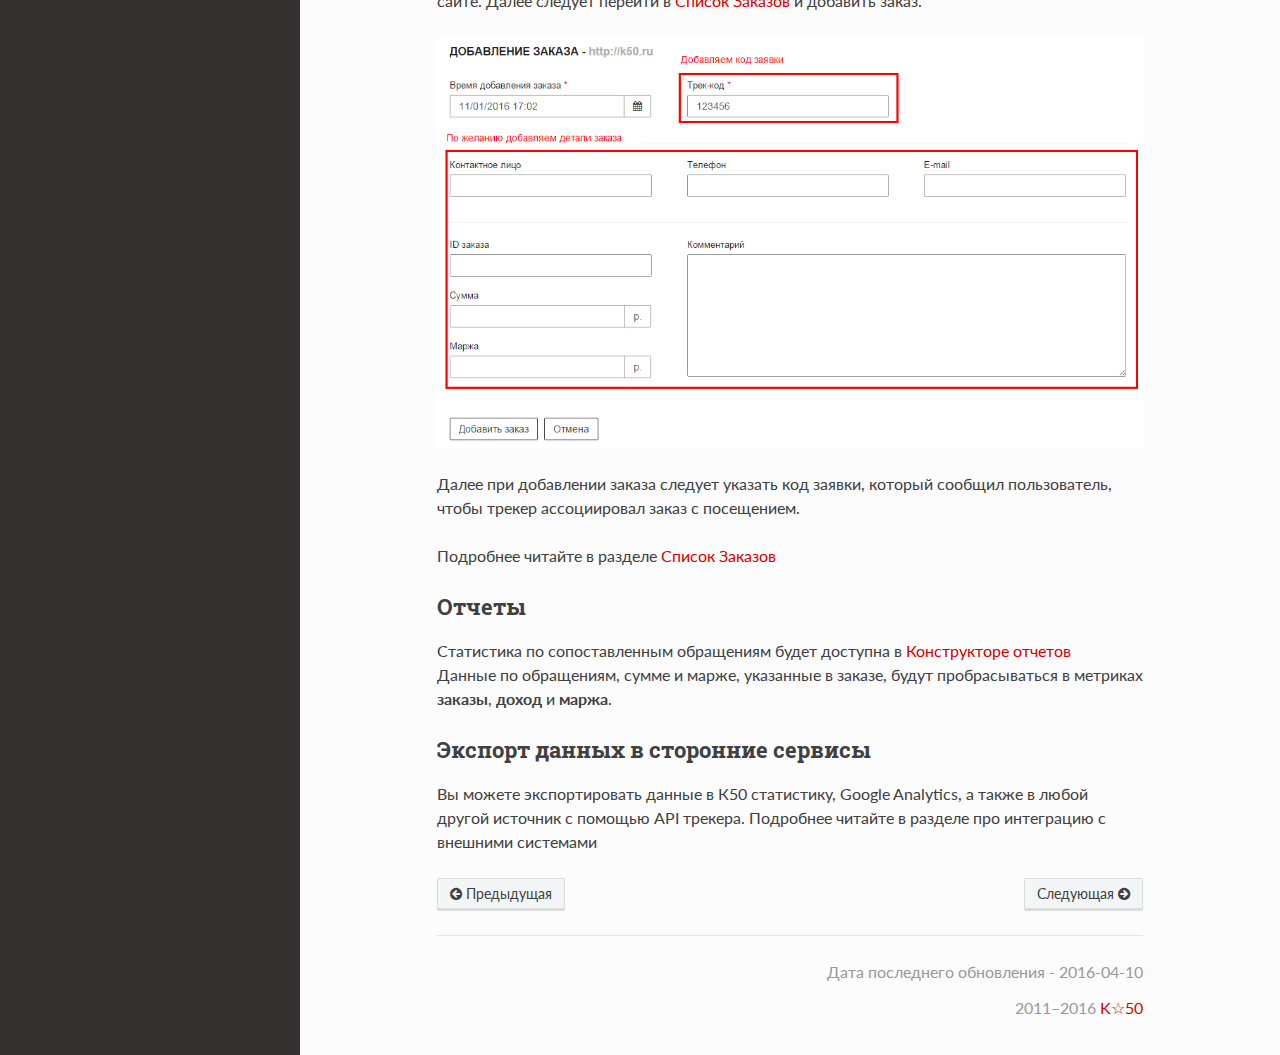
<file: site/tracker/code-tracker/index.html>
<!DOCTYPE html>
<!--[if IE 8]><html class="no-js lt-ie9" lang="en" > <![endif]-->
<!--[if gt IE 8]><!--> <html class="no-js" lang="en" > <!--<![endif]-->
<head>
  <meta name="google-site-verification" content="T2KxAX2AczTE-InwHcTK-odclFEfghlVAjvU1z3jCWg" />
  <meta name="theme-color" content="#c20000">
  <meta name="msapplication-navbutton-color" content="#c20000">
  <meta name="apple-mobile-web-app-status-bar-style" content="#c20000">
  <meta charset="utf-8">
  <meta name="viewport" content="width=device-width, initial-scale=1.0">
  
  <title>K☆50:Трекер - Кодовый трекер</title>
  

  <link rel="shortcut icon" href="../../img/favicon.ico">

  
  <link href='https://fonts.googleapis.com/css?family=Lato:400,700|Roboto+Slab:400,700|Inconsolata:400,700' rel='stylesheet' type='text/css'>

  <link rel="stylesheet" href="../../css/theme.css" type="text/css" />
  <link rel="stylesheet" href="../../css/theme_extra.css" type="text/css" />
  <link rel="stylesheet" href="../../css/highlight.css">

  
  <script>
    // Current page data
    var mkdocs_page_name = "tracker||Кодовый трекер";
  </script>
  
  <script src="../../js/jquery-2.1.1.min.js"></script>
  <script src="../../js/modernizr-2.8.3.min.js"></script>
  <script type="text/javascript" src="../../js/highlight.pack.js"></script>
  <script src="../../js/theme.js"></script> 

 
</head>

<body class="wy-body-for-nav" role="document">
<noscript><iframe src="//www.googletagmanager.com/ns.html?id=GTM-TRCLJ2"
height="0" width="0" style="display:none;visibility:hidden"></iframe></noscript>
<script>(function(w,d,s,l,i){w[l]=w[l]||[];w[l].push({'gtm.start':
new Date().getTime(),event:'gtm.js'});var f=d.getElementsByTagName(s)[0],
j=d.createElement(s),dl=l!='dataLayer'?'&l='+l:'';j.async=true;j.src=
'//www.googletagmanager.com/gtm.js?id='+i+dl;f.parentNode.insertBefore(j,f);
})(window,document,'script','dataLayer','GTM-TRCLJ2');</script>
  <div class="wy-grid-for-nav">

    
    <nav data-toggle="wy-nav-shift" class="wy-nav-side stickynav">
      <div class="wy-side-nav-search">
        
           
           <a href="/tracker/" class="icon icon-home">K☆50:Трекер</a>
           
        
        <div role="search">
  <form id ="rtd-search-form" class="wy-form" action="../../search.html" method="get">
    <input type="text" name="q" placeholder="Начать поиск" />
  </form>
</div>
      </div>

      <div class="wy-menu wy-menu-vertical" data-spy="affix" role="navigation" aria-label="main navigation">
        <ul class="current">
          
            <li>



    <li class="toctree-l1 ">

        <a class="" href="../">О сервисе</a>
        
    </li>


<li>
          
            <li>



    <li class="toctree-l1 ">

        <a class="" href="../first-steps/">Начало работы</a>
        
    </li>


<li>
          
            <li>



    <li class="toctree-l1 current">

        <a class="current" href="./">Кодовый трекер</a>
        
            <ul>
            

                <li class="toctree-l3"><a href="#_1">Кодовый трекер</a></li>

                
                    <li><a class="toctree-l4" href="#_2">Настройка кода</a></li>
                
                    <li><a class="toctree-l4" href="#_3">Установка кода на сайт</a></li>
                
                    <li><a class="toctree-l4" href="#_4">Добавление заказа</a></li>
                
                    <li><a class="toctree-l4" href="#_5">Отчеты</a></li>
                
                    <li><a class="toctree-l4" href="#_6">Экспорт данных в сторонние сервисы</a></li>
                

            
            </ul>
        
    </li>


<li>
          
            <li>



    <ul class="subnav">
    <li><span>Коллтрекинг</span></li>

        
            



    <li class="toctree-l1 ">

        <a class="" href="../calltracking/">Общие сведения</a>
        
    </li>



        
            



    <li class="toctree-l1 ">

        <a class="" href="../calltracking/features/">Особенности коллтрекинга K☆50</a>
        
    </li>



        
            



    <li class="toctree-l1 ">

        <a class="" href="../calltracking/supported-regions/">Перечень доступных регионов</a>
        
    </li>



        
            



    <li class="toctree-l1 ">

        <a class="" href="../calltracking/price/">Стоимость подключения</a>
        
    </li>



        
    </ul>


<li>
          
            <li>



    <ul class="subnav">
    <li><span>Счетчик</span></li>

        
            



    <li class="toctree-l1 ">

        <a class="" href="../counters/initialization/">Инициализация счетчика</a>
        
    </li>



        
            



    <li class="toctree-l1 ">

        <a class="" href="../counters/javascript-api/">Список Javascript методов</a>
        
    </li>



        
    </ul>


<li>
          
            <li>



    <ul class="subnav">
    <li><span>Анализ статистики</span></li>

        
            



    <li class="toctree-l1 ">

        <a class="" href="../reports/report-configurator/">Отчеты</a>
        
    </li>



        
            



    <li class="toctree-l1 ">

        <a class="" href="../reports/calls/">Список звонков</a>
        
    </li>



        
            



    <li class="toctree-l1 ">

        <a class="" href="../reports/orders/">Список заказов</a>
        
    </li>



        
            



    <li class="toctree-l1 ">

        <a class="" href="../reports/dimensions-and-metrics/">Список измерений и метрик</a>
        
    </li>



        
    </ul>


<li>
          
            <li>



    <ul class="subnav">
    <li><span>Интеграция с внешними системами</span></li>

        
            



    <li class="toctree-l1 ">

        <a class="" href="../integration/k50/">Интеграция с опимизатором K50</a>
        
    </li>



        
            



    <li class="toctree-l1 ">

        <a class="" href="../integration/crm/">Импорт данных из CRM</a>
        
    </li>



        
            



    <li class="toctree-l1 ">

        <a class="" href="../integration/google-analytics/">Экспорт в Google Analytics</a>
        
    </li>



        
            



    <li class="toctree-l1 ">

        <a class="" href="../integration/tracker-api/">Использование API трекера</a>
        
    </li>



        
            



    <li class="toctree-l1 ">

        <a class="" href="../integration/phone-log-import/">Импорт логов звонков</a>
        
    </li>



        
    </ul>


<li>
          
            <li>



    <li class="toctree-l1 ">

        <a class="" href="../faq/">Часто задаваемые вопросы</a>
        
    </li>


<li>
          
            <li>


<li>
          
            <li>


<li>
          
            <li>


<li>
          
            <li>


<li>
          
            <li>


<li>
          
            <li>


<li>
          
            <li>


<li>
          
            <li>


<li>
          
            <li>


<li>
          
            <li>


<li>
          
            <li>


<li>
          
            <li>


<li>
          
            <li>


<li>
          
            <li>


<li>
          
            <li>


<li>
          
            <li>


<li>
          
            <li>


<li>
          
        </ul>
      </div>
      &nbsp;
    </nav>

    <section data-toggle="wy-nav-shift" class="wy-nav-content-wrap">

      
      <nav class="wy-nav-top" role="navigation" aria-label="top navigation">
        <i data-toggle="wy-nav-top" class="fa fa-bars"></i>
        
          
          <a href="/tracker/">K☆50:Трекер</a>
          
        
      </nav>

      
      <div class="wy-nav-content">
        <div class="rst-content">
          <div role="navigation" aria-label="breadcrumbs navigation">
  <ul class="wy-breadcrumbs">
    
      
      <li><a href="/tracker/">K☆50:Трекер</a> &raquo;</li>
      
    
    
      
    
    <li>Кодовый трекер</li>
    <li class="wy-breadcrumbs-aside">
      
    </li>
  </ul>
  <hr/>
</div>
          <div role="main">
            <div class="section">
              
                <h1 id="_1">Кодовый трекер</h1>
<p>Кодовый трекер - технология определения источников обращений клиентов с помощью кодов заявок (трек-кодов). Данный функционал доступен всем пользователям трекера, <strong>бесплатно</strong> .</p>
<h2 id="_2">Настройка кода</h2>
<p>После <a href="../first-steps/">создания счетчика</a> перейдите в настройки кода отслеживания.<br />
<img alt="Настройки кода" src="../code_1.png" /></p>
<p>Обратите внимание на следующие параметры</p>
<p><strong><div class="dig">1</div><div class="header">Разрядность счетчика</div></strong></p>
<p>Данная настройка задаёт максимальное количество цифр в трек-коде. Например при разрядность 6 (5+1) id заявки будет находиться в интервале от 1 до 999999.<br />
Разрядность следует выбирать в соответствии порядком вашей дневной посещаемости.<br />
Например, при посещаемости 1000 в день рекомендуемая разрядность составит 4 (3+1).</p>
<div class="admonition important">
<p class="admonition-title">Обратите внимание</p>
<p>Если указанная разрядность ниже рекомендуемой, возможно некорректное отслеживание обращений.</p>
</div>
<p><strong><div class="dig">2</div><div class="header">Селектор элемента на странице для размещения кода</div></strong></p>
<p>Данная настройка позволяет указать с помощью CSS селекторов html-элемент, в который следует подставлять трек-код. По умолчанию код подставляется в элемент div с id <code>k50-track-code</code>, который отображается над всеми элементами сайта.</p>
<p>Вы можете указать свой собственный элемент (например, внедрить код в интерфейс корзины), изменив селектор в настройках.</p>
<h2 id="_3">Установка кода на сайт</h2>
<p>Настроив код, скопируйте его и вставьте на все страницы перед <code>&lt;/body&gt;</code>. Вы можете установить код с помощью Google Tag Manager</p>
<div class="admonition important">
<p class="admonition-title">Обратите внимание</p>
<p>По умолчанию код обращаеся к библиотеке <code>http://cdn.k50.ru/k50/k50tracker2.js</code>.<br />
Для HTTPS сайтов следует её заменить на <code>https://k50-a.akamaihd.net/k50/k50tracker2.js</code></p>
</div>
<h2 id="_4">Добавление заказа</h2>
<p>В момент обращения пользователя следует спросить у него код заявки, отображаемый на сайте. Далее следует перейти в <a href="../reports/orders/">Список Заказов</a> и добавить заказ.</p>
<p><img alt="Добавление заказа" src="../code_2.png" /></p>
<p>Далее при добавлении заказа следует указать код заявки, который сообщил пользователь, чтобы трекер ассоциировал заказ с посещением.</p>
<p>Подробнее читайте в разделе <a href="../reports/orders/">Список Заказов</a></p>
<h2 id="_5">Отчеты</h2>
<p>Статистика по сопоставленным обращениям будет доступна в <a href="../reports/report-configurator/">Конструкторе отчетов</a><br />
Данные по обращениям, сумме и марже, указанные в заказе, будут пробрасываться в метриках <strong>заказы</strong>, <strong>доход</strong> и <strong>маржа</strong>.</p>
<h2 id="_6">Экспорт данных в сторонние сервисы</h2>
<p>Вы можете экспортировать данные в К50 статистику, Google Analytics, а также в любой другой источник с помощью API трекера. Подробнее читайте в разделе про интеграцию с внешними системами</p>
              
            </div>
          </div>
          <footer>
  
    <div class="rst-footer-buttons" role="navigation" aria-label="footer navigation">
      
        <a href="../calltracking/" class="btn btn-neutral float-right" title="Общие сведения"/>Следующая <span class="icon icon-circle-arrow-right"></span></a>
      
      
        <a href="../first-steps/" class="btn btn-neutral" title="Начало работы"><span class="icon icon-circle-arrow-left"></span> Предыдущая</a>
      
    </div>
  

  <hr/>

  <div role="contentinfo" class="contentinfo">
    <!-- Copyright etc -->
    <p>Дата последнего обновления - 2016-04-10</p>
    <p>2011–2016 <a href="http://k50.ru" target="_blank">K☆50</a></p>
  </div>

</footer>
	  
        </div>
      </div>

    </section>

  </div>

<div class="rst-versions" role="note" style="cursor: pointer">
    <span class="rst-current-version" data-toggle="rst-current-version">
      
      
        <span><a href="../first-steps/" style="color: #fcfcfc;">&laquo; Предыдущая</a></span>
      
      
        <span style="margin-left: 15px"><a href="../calltracking/" style="color: #fcfcfc">Следующая &raquo;</a></span>
      
    </span>
</div>

</body>
</html>
</file>
<file: site/css/theme.css>
/*
 * This file is copied from the upstream ReadTheDocs Sphinx
 * theme. To aid upgradability this file should *not* be edited.
 * modifications we need should be included in theme_extra.css.
 *
 * https://github.com/rtfd/readthedocs.org/blob/master/media/css/sphinx_rtd_theme.css
 */

*{-webkit-box-sizing:border-box;-moz-box-sizing:border-box;box-sizing:border-box}article,aside,details,figcaption,figure,footer,header,hgroup,nav,section{display:block}audio,canvas,video{display:inline-block;*display:inline;*zoom:1}audio:not([controls]){display:none}[hidden]{display:none}*{-webkit-box-sizing:border-box;-moz-box-sizing:border-box;box-sizing:border-box}html{font-size:100%;-webkit-text-size-adjust:100%;-ms-text-size-adjust:100%}body{margin:0}a:hover,a:active{outline:0}abbr[title]{border-bottom:1px dotted}b,strong{font-weight:bold}blockquote{margin:0}dfn{font-style:italic}ins{background:#ff9;color:#000;text-decoration:none}mark{background:#ff0;color:#000;font-style:italic;font-weight:bold}pre,code,.rst-content tt,kbd,samp{font-family:monospace,serif;_font-family:"courier new",monospace;font-size:1em}pre{white-space:pre}q{quotes:none}q:before,q:after{content:"";content:none}small{font-size:85%}sub,sup{font-size:75%;line-height:0;position:relative;vertical-align:baseline}sup{top:-0.5em}sub{bottom:-0.25em}ul,ol,dl{margin:0;padding:0;list-style:none;list-style-image:none}li{list-style:none}dd{margin:0}img{border:0;-ms-interpolation-mode:bicubic;vertical-align:middle;max-width:100%}svg:not(:root){overflow:hidden}figure{margin:0}form{margin:0}fieldset{border:0;margin:0;padding:0}label{cursor:pointer}legend{border:0;*margin-left:-7px;padding:0;white-space:normal}button,input,select,textarea{font-size:100%;margin:0;vertical-align:baseline;*vertical-align:middle}button,input{line-height:normal}button,input[type="button"],input[type="reset"],input[type="submit"]{cursor:pointer;-webkit-appearance:button;*overflow:visible}button[disabled],input[disabled]{cursor:default}input[type="checkbox"],input[type="radio"]{box-sizing:border-box;padding:0;*width:13px;*height:13px}input[type="search"]{-webkit-appearance:textfield;-moz-box-sizing:content-box;-webkit-box-sizing:content-box;box-sizing:content-box}input[type="search"]::-webkit-search-decoration,input[type="search"]::-webkit-search-cancel-button{-webkit-appearance:none}button::-moz-focus-inner,input::-moz-focus-inner{border:0;padding:0}textarea{overflow:auto;vertical-align:top;resize:vertical}table{border-collapse:collapse;border-spacing:0}td{vertical-align:top}.chromeframe{margin:0.2em 0;background:#ccc;color:#000;padding:0.2em 0}.ir{display:block;border:0;text-indent:-999em;overflow:hidden;background-color:transparent;background-repeat:no-repeat;text-align:left;direction:ltr;*line-height:0}.ir br{display:none}.hidden{display:none !important;visibility:hidden}.visuallyhidden{border:0;clip:rect(0 0 0 0);height:1px;margin:-1px;overflow:hidden;padding:0;position:absolute;width:1px}.visuallyhidden.focusable:active,.visuallyhidden.focusable:focus{clip:auto;height:auto;margin:0;overflow:visible;position:static;width:auto}.invisible{visibility:hidden}.relative{position:relative}big,small{font-size:100%}@media print{html,body,section{background:none !important}*{box-shadow:none !important;text-shadow:none !important;filter:none !important;-ms-filter:none !important}a,a:visited{text-decoration:underline}.ir a:after,a[href^="javascript:"]:after,a[href^="#"]:after{content:""}pre,blockquote{page-break-inside:avoid}thead{display:table-header-group}tr,img{page-break-inside:avoid}img{max-width:100% !important}@page{margin:0.5cm}p,h2,h3{orphans:3;widows:3}h2,h3{page-break-after:avoid}}.fa:before,.rst-content .admonition-title:before,.rst-content h1 .headerlink:before,.rst-content h2 .headerlink:before,.rst-content h3 .headerlink:before,.rst-content h4 .headerlink:before,.rst-content h5 .headerlink:before,.rst-content h6 .headerlink:before,.rst-content dl dt .headerlink:before,.icon:before,.wy-dropdown .caret:before,.wy-inline-validate.wy-inline-validate-success .wy-input-context:before,.wy-inline-validate.wy-inline-validate-danger .wy-input-context:before,.wy-inline-validate.wy-inline-validate-warning .wy-input-context:before,.wy-inline-validate.wy-inline-validate-info .wy-input-context:before,.wy-alert,.rst-content .note,.rst-content .attention,.rst-content .caution,.rst-content .danger,.rst-content .error,.rst-content .hint,.rst-content .important,.rst-content .tip,.rst-content .warning,.rst-content .seealso,.rst-content .admonition-todo,.btn,input[type="text"],input[type="password"],input[type="email"],input[type="url"],input[type="date"],input[type="month"],input[type="time"],input[type="datetime"],input[type="datetime-local"],input[type="week"],input[type="number"],input[type="search"],input[type="tel"],input[type="color"],select,textarea,.wy-menu-vertical li.on a,.wy-menu-vertical li.current>a,.wy-side-nav-search>a,.wy-side-nav-search .wy-dropdown>a,.wy-nav-top a{-webkit-font-smoothing:antialiased}.clearfix{*zoom:1}.clearfix:before,.clearfix:after{display:table;content:""}.clearfix:after{clear:both}/*!
 *  Font Awesome 4.1.0 by @davegandy - http://fontawesome.io - @fontawesome
 *  License - http://fontawesome.io/license (Font: SIL OFL 1.1, CSS: MIT License)
 */@font-face{font-family:'FontAwesome';src:url("../fonts/fontawesome-webfont.eot?v=4.1.0");src:url("../fonts/fontawesome-webfont.eot?#iefix&v=4.1.0") format("embedded-opentype"),url("../fonts/fontawesome-webfont.woff?v=4.1.0") format("woff"),url("../fonts/fontawesome-webfont.ttf?v=4.1.0") format("truetype"),url("../fonts/fontawesome-webfont.svg?v=4.1.0#fontawesomeregular") format("svg");font-weight:normal;font-style:normal}.fa,.rst-content .admonition-title,.rst-content h1 .headerlink,.rst-content h2 .headerlink,.rst-content h3 .headerlink,.rst-content h4 .headerlink,.rst-content h5 .headerlink,.rst-content h6 .headerlink,.rst-content dl dt .headerlink,.icon{display:inline-block;font-family:FontAwesome;font-style:normal;font-weight:normal;line-height:1;-webkit-font-smoothing:antialiased;-moz-osx-font-smoothing:grayscale}.fa-lg{font-size:1.33333em;line-height:0.75em;vertical-align:-15%}.fa-2x{font-size:2em}.fa-3x{font-size:3em}.fa-4x{font-size:4em}.fa-5x{font-size:5em}.fa-fw{width:1.28571em;text-align:center}.fa-ul{padding-left:0;margin-left:2.14286em;list-style-type:none}.fa-ul>li{position:relative}.fa-li{position:absolute;left:-2.14286em;width:2.14286em;top:0.14286em;text-align:center}.fa-li.fa-lg{left:-1.85714em}.fa-border{padding:.2em .25em .15em;border:solid 0.08em #eee;border-radius:.1em}.pull-right{float:right}.pull-left{float:left}.fa.pull-left,.rst-content .pull-left.admonition-title,.rst-content h1 .pull-left.headerlink,.rst-content h2 .pull-left.headerlink,.rst-content h3 .pull-left.headerlink,.rst-content h4 .pull-left.headerlink,.rst-content h5 .pull-left.headerlink,.rst-content h6 .pull-left.headerlink,.rst-content dl dt .pull-left.headerlink,.pull-left.icon{margin-right:.3em}.fa.pull-right,.rst-content .pull-right.admonition-title,.rst-content h1 .pull-right.headerlink,.rst-content h2 .pull-right.headerlink,.rst-content h3 .pull-right.headerlink,.rst-content h4 .pull-right.headerlink,.rst-content h5 .pull-right.headerlink,.rst-content h6 .pull-right.headerlink,.rst-content dl dt .pull-right.headerlink,.pull-right.icon{margin-left:.3em}.fa-spin{-webkit-animation:spin 2s infinite linear;-moz-animation:spin 2s infinite linear;-o-animation:spin 2s infinite linear;animation:spin 2s infinite linear}@-moz-keyframes spin{0%{-moz-transform:rotate(0deg)}100%{-moz-transform:rotate(359deg)}}@-webkit-keyframes spin{0%{-webkit-transform:rotate(0deg)}100%{-webkit-transform:rotate(359deg)}}@-o-keyframes spin{0%{-o-transform:rotate(0deg)}100%{-o-transform:rotate(359deg)}}@keyframes spin{0%{-webkit-transform:rotate(0deg);transform:rotate(0deg)}100%{-webkit-transform:rotate(359deg);transform:rotate(359deg)}}.fa-rotate-90{filter:progid:DXImageTransform.Microsoft.BasicImage(rotation=1);-webkit-transform:rotate(90deg);-moz-transform:rotate(90deg);-ms-transform:rotate(90deg);-o-transform:rotate(90deg);transform:rotate(90deg)}.fa-rotate-180{filter:progid:DXImageTransform.Microsoft.BasicImage(rotation=2);-webkit-transform:rotate(180deg);-moz-transform:rotate(180deg);-ms-transform:rotate(180deg);-o-transform:rotate(180deg);transform:rotate(180deg)}.fa-rotate-270{filter:progid:DXImageTransform.Microsoft.BasicImage(rotation=3);-webkit-transform:rotate(270deg);-moz-transform:rotate(270deg);-ms-transform:rotate(270deg);-o-transform:rotate(270deg);transform:rotate(270deg)}.fa-flip-horizontal{filter:progid:DXImageTransform.Microsoft.BasicImage(rotation=0);-webkit-transform:scale(-1, 1);-moz-transform:scale(-1, 1);-ms-transform:scale(-1, 1);-o-transform:scale(-1, 1);transform:scale(-1, 1)}.fa-flip-vertical{filter:progid:DXImageTransform.Microsoft.BasicImage(rotation=2);-webkit-transform:scale(1, -1);-moz-transform:scale(1, -1);-ms-transform:scale(1, -1);-o-transform:scale(1, -1);transform:scale(1, -1)}.fa-stack{position:relative;display:inline-block;width:2em;height:2em;line-height:2em;vertical-align:middle}.fa-stack-1x,.fa-stack-2x{position:absolute;left:0;width:100%;text-align:center}.fa-stack-1x{line-height:inherit}.fa-stack-2x{font-size:2em}.fa-inverse{color:#fff}.fa-glass:before{content:""}.fa-music:before{content:""}.fa-search:before,.icon-search:before{content:""}.fa-envelope-o:before{content:""}.fa-heart:before{content:""}.fa-star:before{content:""}.fa-star-o:before{content:""}.fa-user:before{content:""}.fa-film:before{content:""}.fa-th-large:before{content:""}.fa-th:before{content:""}.fa-th-list:before{content:""}.fa-check:before{content:""}.fa-times:before{content:""}.fa-search-plus:before{content:""}.fa-search-minus:before{content:""}.fa-power-off:before{content:""}.fa-signal:before{content:""}.fa-gear:before,.fa-cog:before{content:""}.fa-trash-o:before{content:""}.fa-home:before,.icon-home:before{content:""}.fa-file-o:before{content:""}.fa-clock-o:before{content:""}.fa-road:before{content:""}.fa-download:before{content:""}.fa-arrow-circle-o-down:before{content:""}.fa-arrow-circle-o-up:before{content:""}.fa-inbox:before{content:""}.fa-play-circle-o:before{content:""}.fa-rotate-right:before,.fa-repeat:before{content:""}.fa-refresh:before{content:""}.fa-list-alt:before{content:""}.fa-lock:before{content:""}.fa-flag:before{content:""}.fa-headphones:before{content:""}.fa-volume-off:before{content:""}.fa-volume-down:before{content:""}.fa-volume-up:before{content:""}.fa-qrcode:before{content:""}.fa-barcode:before{content:""}.fa-tag:before{content:""}.fa-tags:before{content:""}.fa-book:before,.icon-book:before{content:""}.fa-bookmark:before{content:""}.fa-print:before{content:""}.fa-camera:before{content:""}.fa-font:before{content:""}.fa-bold:before{content:""}.fa-italic:before{content:""}.fa-text-height:before{content:""}.fa-text-width:before{content:""}.fa-align-left:before{content:""}.fa-align-center:before{content:""}.fa-align-right:before{content:""}.fa-align-justify:before{content:""}.fa-list:before{content:""}.fa-dedent:before,.fa-outdent:before{content:""}.fa-indent:before{content:""}.fa-video-camera:before{content:""}.fa-photo:before,.fa-image:before,.fa-picture-o:before{content:""}.fa-pencil:before{content:""}.fa-map-marker:before{content:""}.fa-adjust:before{content:""}.fa-tint:before{content:""}.fa-edit:before,.fa-pencil-square-o:before{content:""}.fa-share-square-o:before{content:""}.fa-check-square-o:before{content:""}.fa-arrows:before{content:""}.fa-step-backward:before{content:""}.fa-fast-backward:before{content:""}.fa-backward:before{content:""}.fa-play:before{content:""}.fa-pause:before{content:""}.fa-stop:before{content:""}.fa-forward:before{content:""}.fa-fast-forward:before{content:""}.fa-step-forward:before{content:""}.fa-eject:before{content:""}.fa-chevron-left:before{content:""}.fa-chevron-right:before{content:""}.fa-plus-circle:before{content:""}.fa-minus-circle:before{content:""}.fa-times-circle:before,.wy-inline-validate.wy-inline-validate-danger .wy-input-context:before{content:""}.fa-check-circle:before,.wy-inline-validate.wy-inline-validate-success .wy-input-context:before{content:""}.fa-question-circle:before{content:""}.fa-info-circle:before{content:""}.fa-crosshairs:before{content:""}.fa-times-circle-o:before{content:""}.fa-check-circle-o:before{content:""}.fa-ban:before{content:""}.fa-arrow-left:before{content:""}.fa-arrow-right:before{content:""}.fa-arrow-up:before{content:""}.fa-arrow-down:before{content:""}.fa-mail-forward:before,.fa-share:before{content:""}.fa-expand:before{content:""}.fa-compress:before{content:""}.fa-plus:before{content:""}.fa-minus:before{content:""}.fa-asterisk:before{content:""}.fa-exclamation-circle:before,.wy-inline-validate.wy-inline-validate-warning .wy-input-context:before,.wy-inline-validate.wy-inline-validate-info .wy-input-context:before,.rst-content .admonition-title:before{content:""}.fa-gift:before{content:""}.fa-leaf:before{content:""}.fa-fire:before,.icon-fire:before{content:""}.fa-eye:before{content:""}.fa-eye-slash:before{content:""}.fa-warning:before,.fa-exclamation-triangle:before{content:""}.fa-plane:before{content:""}.fa-calendar:before{content:""}.fa-random:before{content:""}.fa-comment:before{content:""}.fa-magnet:before{content:""}.fa-chevron-up:before{content:""}.fa-chevron-down:before{content:""}.fa-retweet:before{content:""}.fa-shopping-cart:before{content:""}.fa-folder:before{content:""}.fa-folder-open:before{content:""}.fa-arrows-v:before{content:""}.fa-arrows-h:before{content:""}.fa-bar-chart-o:before{content:""}.fa-twitter-square:before{content:""}.fa-facebook-square:before{content:""}.fa-camera-retro:before{content:""}.fa-key:before{content:""}.fa-gears:before,.fa-cogs:before{content:""}.fa-comments:before{content:""}.fa-thumbs-o-up:before{content:""}.fa-thumbs-o-down:before{content:""}.fa-star-half:before{content:""}.fa-heart-o:before{content:""}.fa-sign-out:before{content:""}.fa-linkedin-square:before{content:""}.fa-thumb-tack:before{content:""}.fa-external-link:before{content:""}.fa-sign-in:before{content:""}.fa-trophy:before{content:""}.fa-github-square:before{content:""}.fa-upload:before{content:""}.fa-lemon-o:before{content:""}.fa-phone:before{content:""}.fa-square-o:before{content:""}.fa-bookmark-o:before{content:""}.fa-phone-square:before{content:""}.fa-twitter:before{content:""}.fa-facebook:before{content:""}.fa-github:before,.icon-github:before{content:""}.fa-unlock:before{content:""}.fa-credit-card:before{content:""}.fa-rss:before{content:""}.fa-hdd-o:before{content:""}.fa-bullhorn:before{content:""}.fa-bell:before{content:""}.fa-certificate:before{content:""}.fa-hand-o-right:before{content:""}.fa-hand-o-left:before{content:""}.fa-hand-o-up:before{content:""}.fa-hand-o-down:before{content:""}.fa-arrow-circle-left:before,.icon-circle-arrow-left:before{content:""}.fa-arrow-circle-right:before,.icon-circle-arrow-right:before{content:""}.fa-arrow-circle-up:before{content:""}.fa-arrow-circle-down:before{content:""}.fa-globe:before{content:""}.fa-wrench:before{content:""}.fa-tasks:before{content:""}.fa-filter:before{content:""}.fa-briefcase:before{content:""}.fa-arrows-alt:before{content:""}.fa-group:before,.fa-users:before{content:""}.fa-chain:before,.fa-link:before,.icon-link:before{content:""}.fa-cloud:before{content:""}.fa-flask:before{content:""}.fa-cut:before,.fa-scissors:before{content:""}.fa-copy:before,.fa-files-o:before{content:""}.fa-paperclip:before{content:""}.fa-save:before,.fa-floppy-o:before{content:""}.fa-square:before{content:""}.fa-navicon:before,.fa-reorder:before,.fa-bars:before{content:""}.fa-list-ul:before{content:""}.fa-list-ol:before{content:""}.fa-strikethrough:before{content:""}.fa-underline:before{content:""}.fa-table:before{content:""}.fa-magic:before{content:""}.fa-truck:before{content:""}.fa-pinterest:before{content:""}.fa-pinterest-square:before{content:""}.fa-google-plus-square:before{content:""}.fa-google-plus:before{content:""}.fa-money:before{content:""}.fa-caret-down:before,.wy-dropdown .caret:before,.icon-caret-down:before{content:""}.fa-caret-up:before{content:""}.fa-caret-left:before{content:""}.fa-caret-right:before{content:""}.fa-columns:before{content:""}.fa-unsorted:before,.fa-sort:before{content:""}.fa-sort-down:before,.fa-sort-desc:before{content:""}.fa-sort-up:before,.fa-sort-asc:before{content:""}.fa-envelope:before{content:""}.fa-linkedin:before{content:""}.fa-rotate-left:before,.fa-undo:before{content:""}.fa-legal:before,.fa-gavel:before{content:""}.fa-dashboard:before,.fa-tachometer:before{content:""}.fa-comment-o:before{content:""}.fa-comments-o:before{content:""}.fa-flash:before,.fa-bolt:before{content:""}.fa-sitemap:before{content:""}.fa-umbrella:before{content:""}.fa-paste:before,.fa-clipboard:before{content:""}.fa-lightbulb-o:before{content:""}.fa-exchange:before{content:""}.fa-cloud-download:before{content:""}.fa-cloud-upload:before{content:""}.fa-user-md:before{content:""}.fa-stethoscope:before{content:""}.fa-suitcase:before{content:""}.fa-bell-o:before{content:""}.fa-coffee:before{content:""}.fa-cutlery:before{content:""}.fa-file-text-o:before{content:""}.fa-building-o:before{content:""}.fa-hospital-o:before{content:""}.fa-ambulance:before{content:""}.fa-medkit:before{content:""}.fa-fighter-jet:before{content:""}.fa-beer:before{content:""}.fa-h-square:before{content:""}.fa-plus-square:before{content:""}.fa-angle-double-left:before{content:""}.fa-angle-double-right:before{content:""}.fa-angle-double-up:before{content:""}.fa-angle-double-down:before{content:""}.fa-angle-left:before{content:""}.fa-angle-right:before{content:""}.fa-angle-up:before{content:""}.fa-angle-down:before{content:""}.fa-desktop:before{content:""}.fa-laptop:before{content:""}.fa-tablet:before{content:""}.fa-mobile-phone:before,.fa-mobile:before{content:""}.fa-circle-o:before{content:""}.fa-quote-left:before{content:""}.fa-quote-right:before{content:""}.fa-spinner:before{content:""}.fa-circle:before{content:""}.fa-mail-reply:before,.fa-reply:before{content:""}.fa-github-alt:before{content:""}.fa-folder-o:before{content:""}.fa-folder-open-o:before{content:""}.fa-smile-o:before{content:""}.fa-frown-o:before{content:""}.fa-meh-o:before{content:""}.fa-gamepad:before{content:""}.fa-keyboard-o:before{content:""}.fa-flag-o:before{content:""}.fa-flag-checkered:before{content:""}.fa-terminal:before{content:""}.fa-code:before{content:""}.fa-mail-reply-all:before,.fa-reply-all:before{content:""}.fa-star-half-empty:before,.fa-star-half-full:before,.fa-star-half-o:before{content:""}.fa-location-arrow:before{content:""}.fa-crop:before{content:""}.fa-code-fork:before{content:""}.fa-unlink:before,.fa-chain-broken:before{content:""}.fa-question:before{content:""}.fa-info:before{content:""}.fa-exclamation:before{content:""}.fa-superscript:before{content:""}.fa-subscript:before{content:""}.fa-eraser:before{content:""}.fa-puzzle-piece:before{content:""}.fa-microphone:before{content:""}.fa-microphone-slash:before{content:""}.fa-shield:before{content:""}.fa-calendar-o:before{content:""}.fa-fire-extinguisher:before{content:""}.fa-rocket:before{content:""}.fa-maxcdn:before{content:""}.fa-chevron-circle-left:before{content:""}.fa-chevron-circle-right:before{content:""}.fa-chevron-circle-up:before{content:""}.fa-chevron-circle-down:before{content:""}.fa-html5:before{content:""}.fa-css3:before{content:""}.fa-anchor:before{content:""}.fa-unlock-alt:before{content:""}.fa-bullseye:before{content:""}.fa-ellipsis-h:before{content:""}.fa-ellipsis-v:before{content:""}.fa-rss-square:before{content:""}.fa-play-circle:before{content:""}.fa-ticket:before{content:""}.fa-minus-square:before{content:""}.fa-minus-square-o:before{content:""}.fa-level-up:before{content:""}.fa-level-down:before{content:""}.fa-check-square:before{content:""}.fa-pencil-square:before{content:""}.fa-external-link-square:before{content:""}.fa-share-square:before{content:""}.fa-compass:before{content:""}.fa-toggle-down:before,.fa-caret-square-o-down:before{content:""}.fa-toggle-up:before,.fa-caret-square-o-up:before{content:""}.fa-toggle-right:before,.fa-caret-square-o-right:before{content:""}.fa-euro:before,.fa-eur:before{content:""}.fa-gbp:before{content:""}.fa-dollar:before,.fa-usd:before{content:""}.fa-rupee:before,.fa-inr:before{content:""}.fa-cny:before,.fa-rmb:before,.fa-yen:before,.fa-jpy:before{content:""}.fa-ruble:before,.fa-rouble:before,.fa-rub:before{content:""}.fa-won:before,.fa-krw:before{content:""}.fa-bitcoin:before,.fa-btc:before{content:""}.fa-file:before{content:""}.fa-file-text:before{content:""}.fa-sort-alpha-asc:before{content:""}.fa-sort-alpha-desc:before{content:""}.fa-sort-amount-asc:before{content:""}.fa-sort-amount-desc:before{content:""}.fa-sort-numeric-asc:before{content:""}.fa-sort-numeric-desc:before{content:""}.fa-thumbs-up:before{content:""}.fa-thumbs-down:before{content:""}.fa-youtube-square:before{content:""}.fa-youtube:before{content:""}.fa-xing:before{content:""}.fa-xing-square:before{content:""}.fa-youtube-play:before{content:""}.fa-dropbox:before{content:""}.fa-stack-overflow:before{content:""}.fa-instagram:before{content:""}.fa-flickr:before{content:""}.fa-adn:before{content:""}.fa-bitbucket:before,.icon-bitbucket:before{content:""}.fa-bitbucket-square:before{content:""}.fa-tumblr:before{content:""}.fa-tumblr-square:before{content:""}.fa-long-arrow-down:before{content:""}.fa-long-arrow-up:before{content:""}.fa-long-arrow-left:before{content:""}.fa-long-arrow-right:before{content:""}.fa-apple:before{content:""}.fa-windows:before{content:""}.fa-android:before{content:""}.fa-linux:before{content:""}.fa-dribbble:before{content:""}.fa-skype:before{content:""}.fa-foursquare:before{content:""}.fa-trello:before{content:""}.fa-female:before{content:""}.fa-male:before{content:""}.fa-gittip:before{content:""}.fa-sun-o:before{content:""}.fa-moon-o:before{content:""}.fa-archive:before{content:""}.fa-bug:before{content:""}.fa-vk:before{content:""}.fa-weibo:before{content:""}.fa-renren:before{content:""}.fa-pagelines:before{content:""}.fa-stack-exchange:before{content:""}.fa-arrow-circle-o-right:before{content:""}.fa-arrow-circle-o-left:before{content:""}.fa-toggle-left:before,.fa-caret-square-o-left:before{content:""}.fa-dot-circle-o:before{content:""}.fa-wheelchair:before{content:""}.fa-vimeo-square:before{content:""}.fa-turkish-lira:before,.fa-try:before{content:""}.fa-plus-square-o:before{content:""}.fa-space-shuttle:before{content:""}.fa-slack:before{content:""}.fa-envelope-square:before{content:""}.fa-wordpress:before{content:""}.fa-openid:before{content:""}.fa-institution:before,.fa-bank:before,.fa-university:before{content:""}.fa-mortar-board:before,.fa-graduation-cap:before{content:""}.fa-yahoo:before{content:""}.fa-google:before{content:""}.fa-reddit:before{content:""}.fa-reddit-square:before{content:""}.fa-stumbleupon-circle:before{content:""}.fa-stumbleupon:before{content:""}.fa-delicious:before{content:""}.fa-digg:before{content:""}.fa-pied-piper-square:before,.fa-pied-piper:before{content:""}.fa-pied-piper-alt:before{content:""}.fa-drupal:before{content:""}.fa-joomla:before{content:""}.fa-language:before{content:""}.fa-fax:before{content:""}.fa-building:before{content:""}.fa-child:before{content:""}.fa-paw:before{content:""}.fa-spoon:before{content:""}.fa-cube:before{content:""}.fa-cubes:before{content:""}.fa-behance:before{content:""}.fa-behance-square:before{content:""}.fa-steam:before{content:""}.fa-steam-square:before{content:""}.fa-recycle:before{content:""}.fa-automobile:before,.fa-car:before{content:""}.fa-cab:before,.fa-taxi:before{content:""}.fa-tree:before{content:""}.fa-spotify:before{content:""}.fa-deviantart:before{content:""}.fa-soundcloud:before{content:""}.fa-database:before{content:""}.fa-file-pdf-o:before{content:""}.fa-file-word-o:before{content:""}.fa-file-excel-o:before{content:""}.fa-file-powerpoint-o:before{content:""}.fa-file-photo-o:before,.fa-file-picture-o:before,.fa-file-image-o:before{content:""}.fa-file-zip-o:before,.fa-file-archive-o:before{content:""}.fa-file-sound-o:before,.fa-file-audio-o:before{content:""}.fa-file-movie-o:before,.fa-file-video-o:before{content:""}.fa-file-code-o:before{content:""}.fa-vine:before{content:""}.fa-codepen:before{content:""}.fa-jsfiddle:before{content:""}.fa-life-bouy:before,.fa-life-saver:before,.fa-support:before,.fa-life-ring:before{content:""}.fa-circle-o-notch:before{content:""}.fa-ra:before,.fa-rebel:before{content:""}.fa-ge:before,.fa-empire:before{content:""}.fa-git-square:before{content:""}.fa-git:before{content:""}.fa-hacker-news:before{content:""}.fa-tencent-weibo:before{content:""}.fa-qq:before{content:""}.fa-wechat:before,.fa-weixin:before{content:""}.fa-send:before,.fa-paper-plane:before{content:""}.fa-send-o:before,.fa-paper-plane-o:before{content:""}.fa-history:before{content:""}.fa-circle-thin:before{content:""}.fa-header:before{content:""}.fa-paragraph:before{content:""}.fa-sliders:before{content:""}.fa-share-alt:before{content:""}.fa-share-alt-square:before{content:""}.fa-bomb:before{content:""}.fa,.rst-content .admonition-title,.rst-content h1 .headerlink,.rst-content h2 .headerlink,.rst-content h3 .headerlink,.rst-content h4 .headerlink,.rst-content h5 .headerlink,.rst-content h6 .headerlink,.rst-content dl dt .headerlink,.icon,.wy-dropdown .caret,.wy-inline-validate.wy-inline-validate-success .wy-input-context,.wy-inline-validate.wy-inline-validate-danger .wy-input-context,.wy-inline-validate.wy-inline-validate-warning .wy-input-context,.wy-inline-validate.wy-inline-validate-info .wy-input-context{font-family:inherit}.fa:before,.rst-content .admonition-title:before,.rst-content h1 .headerlink:before,.rst-content h2 .headerlink:before,.rst-content h3 .headerlink:before,.rst-content h4 .headerlink:before,.rst-content h5 .headerlink:before,.rst-content h6 .headerlink:before,.rst-content dl dt .headerlink:before,.icon:before,.wy-dropdown .caret:before,.wy-inline-validate.wy-inline-validate-success .wy-input-context:before,.wy-inline-validate.wy-inline-validate-danger .wy-input-context:before,.wy-inline-validate.wy-inline-validate-warning .wy-input-context:before,.wy-inline-validate.wy-inline-validate-info .wy-input-context:before{font-family:"FontAwesome";display:inline-block;font-style:normal;font-weight:normal;line-height:1;text-decoration:inherit}a .fa,a .rst-content .admonition-title,.rst-content a .admonition-title,a .rst-content h1 .headerlink,.rst-content h1 a .headerlink,a .rst-content h2 .headerlink,.rst-content h2 a .headerlink,a .rst-content h3 .headerlink,.rst-content h3 a .headerlink,a .rst-content h4 .headerlink,.rst-content h4 a .headerlink,a .rst-content h5 .headerlink,.rst-content h5 a .headerlink,a .rst-content h6 .headerlink,.rst-content h6 a .headerlink,a .rst-content dl dt .headerlink,.rst-content dl dt a .headerlink,a .icon{display:inline-block;text-decoration:inherit}.btn .fa,.btn .rst-content .admonition-title,.rst-content .btn .admonition-title,.btn .rst-content h1 .headerlink,.rst-content h1 .btn .headerlink,.btn .rst-content h2 .headerlink,.rst-content h2 .btn .headerlink,.btn .rst-content h3 .headerlink,.rst-content h3 .btn .headerlink,.btn .rst-content h4 .headerlink,.rst-content h4 .btn .headerlink,.btn .rst-content h5 .headerlink,.rst-content h5 .btn .headerlink,.btn .rst-content h6 .headerlink,.rst-content h6 .btn .headerlink,.btn .rst-content dl dt .headerlink,.rst-content dl dt .btn .headerlink,.btn .icon,.nav .fa,.nav .rst-content .admonition-title,.rst-content .nav .admonition-title,.nav .rst-content h1 .headerlink,.rst-content h1 .nav .headerlink,.nav .rst-content h2 .headerlink,.rst-content h2 .nav .headerlink,.nav .rst-content h3 .headerlink,.rst-content h3 .nav .headerlink,.nav .rst-content h4 .headerlink,.rst-content h4 .nav .headerlink,.nav .rst-content h5 .headerlink,.rst-content h5 .nav .headerlink,.nav .rst-content h6 .headerlink,.rst-content h6 .nav .headerlink,.nav .rst-content dl dt .headerlink,.rst-content dl dt .nav .headerlink,.nav .icon{display:inline}.btn .fa.fa-large,.btn .rst-content .fa-large.admonition-title,.rst-content .btn .fa-large.admonition-title,.btn .rst-content h1 .fa-large.headerlink,.rst-content h1 .btn .fa-large.headerlink,.btn .rst-content h2 .fa-large.headerlink,.rst-content h2 .btn .fa-large.headerlink,.btn .rst-content h3 .fa-large.headerlink,.rst-content h3 .btn .fa-large.headerlink,.btn .rst-content h4 .fa-large.headerlink,.rst-content h4 .btn .fa-large.headerlink,.btn .rst-content h5 .fa-large.headerlink,.rst-content h5 .btn .fa-large.headerlink,.btn .rst-content h6 .fa-large.headerlink,.rst-content h6 .btn .fa-large.headerlink,.btn .rst-content dl dt .fa-large.headerlink,.rst-content dl dt .btn .fa-large.headerlink,.btn .fa-large.icon,.nav .fa.fa-large,.nav .rst-content .fa-large.admonition-title,.rst-content .nav .fa-large.admonition-title,.nav .rst-content h1 .fa-large.headerlink,.rst-content h1 .nav .fa-large.headerlink,.nav .rst-content h2 .fa-large.headerlink,.rst-content h2 .nav .fa-large.headerlink,.nav .rst-content h3 .fa-large.headerlink,.rst-content h3 .nav .fa-large.headerlink,.nav .rst-content h4 .fa-large.headerlink,.rst-content h4 .nav .fa-large.headerlink,.nav .rst-content h5 .fa-large.headerlink,.rst-content h5 .nav .fa-large.headerlink,.nav .rst-content h6 .fa-large.headerlink,.rst-content h6 .nav .fa-large.headerlink,.nav .rst-content dl dt .fa-large.headerlink,.rst-content dl dt .nav .fa-large.headerlink,.nav .fa-large.icon{line-height:0.9em}.btn .fa.fa-spin,.btn .rst-content .fa-spin.admonition-title,.rst-content .btn .fa-spin.admonition-title,.btn .rst-content h1 .fa-spin.headerlink,.rst-content h1 .btn .fa-spin.headerlink,.btn .rst-content h2 .fa-spin.headerlink,.rst-content h2 .btn .fa-spin.headerlink,.btn .rst-content h3 .fa-spin.headerlink,.rst-content h3 .btn .fa-spin.headerlink,.btn .rst-content h4 .fa-spin.headerlink,.rst-content h4 .btn .fa-spin.headerlink,.btn .rst-content h5 .fa-spin.headerlink,.rst-content h5 .btn .fa-spin.headerlink,.btn .rst-content h6 .fa-spin.headerlink,.rst-content h6 .btn .fa-spin.headerlink,.btn .rst-content dl dt .fa-spin.headerlink,.rst-content dl dt .btn .fa-spin.headerlink,.btn .fa-spin.icon,.nav .fa.fa-spin,.nav .rst-content .fa-spin.admonition-title,.rst-content .nav .fa-spin.admonition-title,.nav .rst-content h1 .fa-spin.headerlink,.rst-content h1 .nav .fa-spin.headerlink,.nav .rst-content h2 .fa-spin.headerlink,.rst-content h2 .nav .fa-spin.headerlink,.nav .rst-content h3 .fa-spin.headerlink,.rst-content h3 .nav .fa-spin.headerlink,.nav .rst-content h4 .fa-spin.headerlink,.rst-content h4 .nav .fa-spin.headerlink,.nav .rst-content h5 .fa-spin.headerlink,.rst-content h5 .nav .fa-spin.headerlink,.nav .rst-content h6 .fa-spin.headerlink,.rst-content h6 .nav .fa-spin.headerlink,.nav .rst-content dl dt .fa-spin.headerlink,.rst-content dl dt .nav .fa-spin.headerlink,.nav .fa-spin.icon{display:inline-block}.btn.fa:before,.rst-content .btn.admonition-title:before,.rst-content h1 .btn.headerlink:before,.rst-content h2 .btn.headerlink:before,.rst-content h3 .btn.headerlink:before,.rst-content h4 .btn.headerlink:before,.rst-content h5 .btn.headerlink:before,.rst-content h6 .btn.headerlink:before,.rst-content dl dt .btn.headerlink:before,.btn.icon:before{opacity:0.5;-webkit-transition:opacity 0.05s ease-in;-moz-transition:opacity 0.05s ease-in;transition:opacity 0.05s ease-in}.btn.fa:hover:before,.rst-content .btn.admonition-title:hover:before,.rst-content h1 .btn.headerlink:hover:before,.rst-content h2 .btn.headerlink:hover:before,.rst-content h3 .btn.headerlink:hover:before,.rst-content h4 .btn.headerlink:hover:before,.rst-content h5 .btn.headerlink:hover:before,.rst-content h6 .btn.headerlink:hover:before,.rst-content dl dt .btn.headerlink:hover:before,.btn.icon:hover:before{opacity:1}.btn-mini .fa:before,.btn-mini .rst-content .admonition-title:before,.rst-content .btn-mini .admonition-title:before,.btn-mini .rst-content h1 .headerlink:before,.rst-content h1 .btn-mini .headerlink:before,.btn-mini .rst-content h2 .headerlink:before,.rst-content h2 .btn-mini .headerlink:before,.btn-mini .rst-content h3 .headerlink:before,.rst-content h3 .btn-mini .headerlink:before,.btn-mini .rst-content h4 .headerlink:before,.rst-content h4 .btn-mini .headerlink:before,.btn-mini .rst-content h5 .headerlink:before,.rst-content h5 .btn-mini .headerlink:before,.btn-mini .rst-content h6 .headerlink:before,.rst-content h6 .btn-mini .headerlink:before,.btn-mini .rst-content dl dt .headerlink:before,.rst-content dl dt .btn-mini .headerlink:before,.btn-mini .icon:before{font-size:14px;vertical-align:-15%}.wy-alert,.rst-content .note,.rst-content .attention,.rst-content .caution,.rst-content .danger,.rst-content .error,.rst-content .hint,.rst-content .important,.rst-content .tip,.rst-content .warning,.rst-content .seealso,.rst-content .admonition-todo{padding:12px;line-height:24px;margin-bottom:24px;background:#e7f2fa}.wy-alert-title,.rst-content .admonition-title{color:#fff;font-weight:bold;display:block;color:#fff;background:#6ab0de;margin:-12px;padding:6px 12px;margin-bottom:12px}.wy-alert.wy-alert-danger,.rst-content .wy-alert-danger.note,.rst-content .wy-alert-danger.attention,.rst-content .wy-alert-danger.caution,.rst-content .danger,.rst-content .error,.rst-content .wy-alert-danger.hint,.rst-content .wy-alert-danger.important,.rst-content .wy-alert-danger.tip,.rst-content .wy-alert-danger.warning,.rst-content .wy-alert-danger.seealso,.rst-content .wy-alert-danger.admonition-todo{background:#fdf3f2}.wy-alert.wy-alert-danger .wy-alert-title,.rst-content .wy-alert-danger.note .wy-alert-title,.rst-content .wy-alert-danger.attention .wy-alert-title,.rst-content .wy-alert-danger.caution .wy-alert-title,.rst-content .danger .wy-alert-title,.rst-content .error .wy-alert-title,.rst-content .wy-alert-danger.hint .wy-alert-title,.rst-content .wy-alert-danger.important .wy-alert-title,.rst-content .wy-alert-danger.tip .wy-alert-title,.rst-content .wy-alert-danger.warning .wy-alert-title,.rst-content .wy-alert-danger.seealso .wy-alert-title,.rst-content .wy-alert-danger.admonition-todo .wy-alert-title,.wy-alert.wy-alert-danger .rst-content .admonition-title,.rst-content .wy-alert.wy-alert-danger .admonition-title,.rst-content .wy-alert-danger.note .admonition-title,.rst-content .wy-alert-danger.attention .admonition-title,.rst-content .wy-alert-danger.caution .admonition-title,.rst-content .danger .admonition-title,.rst-content .error .admonition-title,.rst-content .wy-alert-danger.hint .admonition-title,.rst-content .wy-alert-danger.important .admonition-title,.rst-content .wy-alert-danger.tip .admonition-title,.rst-content .wy-alert-danger.warning .admonition-title,.rst-content .wy-alert-danger.seealso .admonition-title,.rst-content .wy-alert-danger.admonition-todo .admonition-title{background:#f29f97}.wy-alert.wy-alert-warning,.rst-content .wy-alert-warning.note,.rst-content .attention,.rst-content .caution,.rst-content .wy-alert-warning.danger,.rst-content .wy-alert-warning.error,.rst-content .wy-alert-warning.hint,.rst-content .wy-alert-warning.important,.rst-content .wy-alert-warning.tip,.rst-content .warning,.rst-content .wy-alert-warning.seealso,.rst-content .admonition-todo{background:#ffedcc}.wy-alert.wy-alert-warning .wy-alert-title,.rst-content .wy-alert-warning.note .wy-alert-title,.rst-content .attention .wy-alert-title,.rst-content .caution .wy-alert-title,.rst-content .wy-alert-warning.danger .wy-alert-title,.rst-content .wy-alert-warning.error .wy-alert-title,.rst-content .wy-alert-warning.hint .wy-alert-title,.rst-content .wy-alert-warning.important .wy-alert-title,.rst-content .wy-alert-warning.tip .wy-alert-title,.rst-content .warning .wy-alert-title,.rst-content .wy-alert-warning.seealso .wy-alert-title,.rst-content .admonition-todo .wy-alert-title,.wy-alert.wy-alert-warning .rst-content .admonition-title,.rst-content .wy-alert.wy-alert-warning .admonition-title,.rst-content .wy-alert-warning.note .admonition-title,.rst-content .attention .admonition-title,.rst-content .caution .admonition-title,.rst-content .wy-alert-warning.danger .admonition-title,.rst-content .wy-alert-warning.error .admonition-title,.rst-content .wy-alert-warning.hint .admonition-title,.rst-content .wy-alert-warning.important .admonition-title,.rst-content .wy-alert-warning.tip .admonition-title,.rst-content .warning .admonition-title,.rst-content .wy-alert-warning.seealso .admonition-title,.rst-content .admonition-todo .admonition-title{background:#f0b37e}.wy-alert.wy-alert-info,.rst-content .note,.rst-content .wy-alert-info.attention,.rst-content .wy-alert-info.caution,.rst-content .wy-alert-info.danger,.rst-content .wy-alert-info.error,.rst-content .wy-alert-info.hint,.rst-content .wy-alert-info.important,.rst-content .wy-alert-info.tip,.rst-content .wy-alert-info.warning,.rst-content .seealso,.rst-content .wy-alert-info.admonition-todo{background:#e7f2fa}.wy-alert.wy-alert-info .wy-alert-title,.rst-content .note .wy-alert-title,.rst-content .wy-alert-info.attention .wy-alert-title,.rst-content .wy-alert-info.caution .wy-alert-title,.rst-content .wy-alert-info.danger .wy-alert-title,.rst-content .wy-alert-info.error .wy-alert-title,.rst-content .wy-alert-info.hint .wy-alert-title,.rst-content .wy-alert-info.important .wy-alert-title,.rst-content .wy-alert-info.tip .wy-alert-title,.rst-content .wy-alert-info.warning .wy-alert-title,.rst-content .seealso .wy-alert-title,.rst-content .wy-alert-info.admonition-todo .wy-alert-title,.wy-alert.wy-alert-info .rst-content .admonition-title,.rst-content .wy-alert.wy-alert-info .admonition-title,.rst-content .note .admonition-title,.rst-content .wy-alert-info.attention .admonition-title,.rst-content .wy-alert-info.caution .admonition-title,.rst-content .wy-alert-info.danger .admonition-title,.rst-content .wy-alert-info.error .admonition-title,.rst-content .wy-alert-info.hint .admonition-title,.rst-content .wy-alert-info.important .admonition-title,.rst-content .wy-alert-info.tip .admonition-title,.rst-content .wy-alert-info.warning .admonition-title,.rst-content .seealso .admonition-title,.rst-content .wy-alert-info.admonition-todo .admonition-title{background:#6ab0de}.wy-alert.wy-alert-success,.rst-content .wy-alert-success.note,.rst-content .wy-alert-success.attention,.rst-content .wy-alert-success.caution,.rst-content .wy-alert-success.danger,.rst-content .wy-alert-success.error,.rst-content .hint,.rst-content .important,.rst-content .tip,.rst-content .wy-alert-success.warning,.rst-content .wy-alert-success.seealso,.rst-content .wy-alert-success.admonition-todo{background:#dbfaf4}.wy-alert.wy-alert-success .wy-alert-title,.rst-content .wy-alert-success.note .wy-alert-title,.rst-content .wy-alert-success.attention .wy-alert-title,.rst-content .wy-alert-success.caution .wy-alert-title,.rst-content .wy-alert-success.danger .wy-alert-title,.rst-content .wy-alert-success.error .wy-alert-title,.rst-content .hint .wy-alert-title,.rst-content .important .wy-alert-title,.rst-content .tip .wy-alert-title,.rst-content .wy-alert-success.warning .wy-alert-title,.rst-content .wy-alert-success.seealso .wy-alert-title,.rst-content .wy-alert-success.admonition-todo .wy-alert-title,.wy-alert.wy-alert-success .rst-content .admonition-title,.rst-content .wy-alert.wy-alert-success .admonition-title,.rst-content .wy-alert-success.note .admonition-title,.rst-content .wy-alert-success.attention .admonition-title,.rst-content .wy-alert-success.caution .admonition-title,.rst-content .wy-alert-success.danger .admonition-title,.rst-content .wy-alert-success.error .admonition-title,.rst-content .hint .admonition-title,.rst-content .important .admonition-title,.rst-content .tip .admonition-title,.rst-content .wy-alert-success.warning .admonition-title,.rst-content .wy-alert-success.seealso .admonition-title,.rst-content .wy-alert-success.admonition-todo .admonition-title{background:#1abc9c}.wy-alert.wy-alert-neutral,.rst-content .wy-alert-neutral.note,.rst-content .wy-alert-neutral.attention,.rst-content .wy-alert-neutral.caution,.rst-content .wy-alert-neutral.danger,.rst-content .wy-alert-neutral.error,.rst-content .wy-alert-neutral.hint,.rst-content .wy-alert-neutral.important,.rst-content .wy-alert-neutral.tip,.rst-content .wy-alert-neutral.warning,.rst-content .wy-alert-neutral.seealso,.rst-content .wy-alert-neutral.admonition-todo{background:#f3f6f6}.wy-alert.wy-alert-neutral .wy-alert-title,.rst-content .wy-alert-neutral.note .wy-alert-title,.rst-content .wy-alert-neutral.attention .wy-alert-title,.rst-content .wy-alert-neutral.caution .wy-alert-title,.rst-content .wy-alert-neutral.danger .wy-alert-title,.rst-content .wy-alert-neutral.error .wy-alert-title,.rst-content .wy-alert-neutral.hint .wy-alert-title,.rst-content .wy-alert-neutral.important .wy-alert-title,.rst-content .wy-alert-neutral.tip .wy-alert-title,.rst-content .wy-alert-neutral.warning .wy-alert-title,.rst-content .wy-alert-neutral.seealso .wy-alert-title,.rst-content .wy-alert-neutral.admonition-todo .wy-alert-title,.wy-alert.wy-alert-neutral .rst-content .admonition-title,.rst-content .wy-alert.wy-alert-neutral .admonition-title,.rst-content .wy-alert-neutral.note .admonition-title,.rst-content .wy-alert-neutral.attention .admonition-title,.rst-content .wy-alert-neutral.caution .admonition-title,.rst-content .wy-alert-neutral.danger .admonition-title,.rst-content .wy-alert-neutral.error .admonition-title,.rst-content .wy-alert-neutral.hint .admonition-title,.rst-content .wy-alert-neutral.important .admonition-title,.rst-content .wy-alert-neutral.tip .admonition-title,.rst-content .wy-alert-neutral.warning .admonition-title,.rst-content .wy-alert-neutral.seealso .admonition-title,.rst-content .wy-alert-neutral.admonition-todo .admonition-title{color:#404040;background:#e1e4e5}.wy-alert.wy-alert-neutral a,.rst-content .wy-alert-neutral.note a,.rst-content .wy-alert-neutral.attention a,.rst-content .wy-alert-neutral.caution a,.rst-content .wy-alert-neutral.danger a,.rst-content .wy-alert-neutral.error a,.rst-content .wy-alert-neutral.hint a,.rst-content .wy-alert-neutral.important a,.rst-content .wy-alert-neutral.tip a,.rst-content .wy-alert-neutral.warning a,.rst-content .wy-alert-neutral.seealso a,.rst-content .wy-alert-neutral.admonition-todo a{color:#d60000}.wy-alert p:last-child,.rst-content .note p:last-child,.rst-content .attention p:last-child,.rst-content .caution p:last-child,.rst-content .danger p:last-child,.rst-content .error p:last-child,.rst-content .hint p:last-child,.rst-content .important p:last-child,.rst-content .tip p:last-child,.rst-content .warning p:last-child,.rst-content .seealso p:last-child,.rst-content .admonition-todo p:last-child{margin-bottom:0}.wy-tray-container{position:fixed;bottom:0px;left:0;z-index:600}.wy-tray-container li{display:block;width:300px;background:transparent;color:#fff;text-align:center;box-shadow:0 5px 5px 0 rgba(0,0,0,0.1);padding:0 24px;min-width:20%;opacity:0;height:0;line-height:56px;overflow:hidden;-webkit-transition:all 0.3s ease-in;-moz-transition:all 0.3s ease-in;transition:all 0.3s ease-in}.wy-tray-container li.wy-tray-item-success{background:#27AE60}.wy-tray-container li.wy-tray-item-info{background:#d60000}.wy-tray-container li.wy-tray-item-warning{background:#E67E22}.wy-tray-container li.wy-tray-item-danger{background:#E74C3C}.wy-tray-container li.on{opacity:1;height:56px}@media screen and (max-width: 768px){.wy-tray-container{bottom:auto;top:0;width:100%}.wy-tray-container li{width:100%}}button{font-size:100%;margin:0;vertical-align:baseline;*vertical-align:middle;cursor:pointer;line-height:normal;-webkit-appearance:button;*overflow:visible}button::-moz-focus-inner,input::-moz-focus-inner{border:0;padding:0}button[disabled]{cursor:default}.btn{display:inline-block;border-radius:2px;line-height:normal;white-space:nowrap;text-align:center;cursor:pointer;font-size:100%;padding:6px 12px 8px 12px;color:#fff;border:1px solid rgba(0,0,0,0.1);background-color:#27AE60;text-decoration:none;font-weight:normal;font-family:"Lato","proxima-nova","Helvetica Neue",Arial,sans-serif;box-shadow:0px 1px 2px -1px rgba(255,255,255,0.5) inset,0px -2px 0px 0px rgba(0,0,0,0.1) inset;outline-none:false;vertical-align:middle;*display:inline;zoom:1;-webkit-user-drag:none;-webkit-user-select:none;-moz-user-select:none;-ms-user-select:none;user-select:none;-webkit-transition:all 0.1s linear;-moz-transition:all 0.1s linear;transition:all 0.1s linear}.btn-hover{background:#2e8ece;color:#fff}.btn:hover{background:#2cc36b;color:#fff}.btn:focus{background:#2cc36b;outline:0}.btn:active{box-shadow:0px -1px 0px 0px rgba(0,0,0,0.05) inset,0px 2px 0px 0px rgba(0,0,0,0.1) inset;padding:8px 12px 6px 12px}.btn:visited{color:#fff}.btn:disabled{background-image:none;filter:progid:DXImageTransform.Microsoft.gradient(enabled = false);filter:alpha(opacity=40);opacity:0.4;cursor:not-allowed;box-shadow:none}.btn-disabled{background-image:none;filter:progid:DXImageTransform.Microsoft.gradient(enabled = false);filter:alpha(opacity=40);opacity:0.4;cursor:not-allowed;box-shadow:none}.btn-disabled:hover,.btn-disabled:focus,.btn-disabled:active{background-image:none;filter:progid:DXImageTransform.Microsoft.gradient(enabled = false);filter:alpha(opacity=40);opacity:0.4;cursor:not-allowed;box-shadow:none}.btn::-moz-focus-inner{padding:0;border:0}.btn-small{font-size:80%}.btn-info{background-color:#d60000 !important}.btn-info:hover{background-color:#2e8ece !important}.btn-neutral{background-color:#f3f6f6 !important;color:#404040 !important}.btn-neutral:hover{background-color:#e5ebeb !important;color:#404040}.btn-neutral:visited{color:#404040 !important}.btn-success{background-color:#27AE60 !important}.btn-success:hover{background-color:#295 !important}.btn-danger{background-color:#E74C3C !important}.btn-danger:hover{background-color:#ea6153 !important}.btn-warning{background-color:#E67E22 !important}.btn-warning:hover{background-color:#e98b39 !important}.btn-invert{background-color:#222}.btn-invert:hover{background-color:#2f2f2f !important}.btn-link{background-color:transparent !important;color:#d60000;box-shadow:none;border-color:transparent !important}.btn-link:hover{background-color:transparent !important;color:#409ad5 !important;box-shadow:none}.btn-link:active{background-color:transparent !important;color:#409ad5 !important;box-shadow:none}.btn-link:visited{color:#9B59B6}.wy-btn-group .btn,.wy-control .btn{vertical-align:middle}.wy-btn-group{margin-bottom:24px;*zoom:1}.wy-btn-group:before,.wy-btn-group:after{display:table;content:""}.wy-btn-group:after{clear:both}.wy-dropdown{position:relative;display:inline-block}.wy-dropdown-menu{position:absolute;left:0;display:none;float:left;top:100%;min-width:100%;background:#fcfcfc;z-index:100;border:solid 1px #cfd7dd;box-shadow:0 2px 2px 0 rgba(0,0,0,0.1);padding:12px}.wy-dropdown-menu>dd>a{display:block;clear:both;color:#404040;white-space:nowrap;font-size:90%;padding:0 12px;cursor:pointer}.wy-dropdown-menu>dd>a:hover{background:#d60000;color:#fff}.wy-dropdown-menu>dd.divider{border-top:solid 1px #cfd7dd;margin:6px 0}.wy-dropdown-menu>dd.search{padding-bottom:12px}.wy-dropdown-menu>dd.search input[type="search"]{width:100%}.wy-dropdown-menu>dd.call-to-action{background:#e3e3e3;text-transform:uppercase;font-weight:500;font-size:80%}.wy-dropdown-menu>dd.call-to-action:hover{background:#e3e3e3}.wy-dropdown-menu>dd.call-to-action .btn{color:#fff}.wy-dropdown.wy-dropdown-up .wy-dropdown-menu{bottom:100%;top:auto;left:auto;right:0}.wy-dropdown.wy-dropdown-bubble .wy-dropdown-menu{background:#fcfcfc;margin-top:2px}.wy-dropdown.wy-dropdown-bubble .wy-dropdown-menu a{padding:6px 12px}.wy-dropdown.wy-dropdown-bubble .wy-dropdown-menu a:hover{background:#d60000;color:#fff}.wy-dropdown.wy-dropdown-left .wy-dropdown-menu{right:0;text-align:right}.wy-dropdown-arrow:before{content:" ";border-bottom:5px solid #f5f5f5;border-left:5px solid transparent;border-right:5px solid transparent;position:absolute;display:block;top:-4px;left:50%;margin-left:-3px}.wy-dropdown-arrow.wy-dropdown-arrow-left:before{left:11px}.wy-form-stacked select{display:block}.wy-form-aligned input,.wy-form-aligned textarea,.wy-form-aligned select,.wy-form-aligned .wy-help-inline,.wy-form-aligned label{display:inline-block;*display:inline;*zoom:1;vertical-align:middle}.wy-form-aligned .wy-control-group>label{display:inline-block;vertical-align:middle;width:10em;margin:6px 12px 0 0;float:left}.wy-form-aligned .wy-control{float:left}.wy-form-aligned .wy-control label{display:block}.wy-form-aligned .wy-control select{margin-top:6px}fieldset{border:0;margin:0;padding:0}legend{display:block;width:100%;border:0;padding:0;white-space:normal;margin-bottom:24px;font-size:150%;*margin-left:-7px}label{display:block;margin:0 0 0.3125em 0;color:#999;font-size:90%}input,select,textarea{font-size:100%;margin:0;vertical-align:baseline;*vertical-align:middle}.wy-control-group{margin-bottom:24px;*zoom:1;max-width:68em;margin-left:auto;margin-right:auto;*zoom:1}.wy-control-group:before,.wy-control-group:after{display:table;content:""}.wy-control-group:after{clear:both}.wy-control-group:before,.wy-control-group:after{display:table;content:""}.wy-control-group:after{clear:both}.wy-control-group.wy-control-group-required>label:after{content:" *";color:#E74C3C}.wy-control-group .wy-form-full,.wy-control-group .wy-form-halves,.wy-control-group .wy-form-thirds{padding-bottom:12px}.wy-control-group .wy-form-full select,.wy-control-group .wy-form-halves select,.wy-control-group .wy-form-thirds select{width:100%}.wy-control-group .wy-form-full input[type="text"],.wy-control-group .wy-form-full input[type="password"],.wy-control-group .wy-form-full input[type="email"],.wy-control-group .wy-form-full input[type="url"],.wy-control-group .wy-form-full input[type="date"],.wy-control-group .wy-form-full input[type="month"],.wy-control-group .wy-form-full input[type="time"],.wy-control-group .wy-form-full input[type="datetime"],.wy-control-group .wy-form-full input[type="datetime-local"],.wy-control-group .wy-form-full input[type="week"],.wy-control-group .wy-form-full input[type="number"],.wy-control-group .wy-form-full input[type="search"],.wy-control-group .wy-form-full input[type="tel"],.wy-control-group .wy-form-full input[type="color"],.wy-control-group .wy-form-halves input[type="text"],.wy-control-group .wy-form-halves input[type="password"],.wy-control-group .wy-form-halves input[type="email"],.wy-control-group .wy-form-halves input[type="url"],.wy-control-group .wy-form-halves input[type="date"],.wy-control-group .wy-form-halves input[type="month"],.wy-control-group .wy-form-halves input[type="time"],.wy-control-group .wy-form-halves input[type="datetime"],.wy-control-group .wy-form-halves input[type="datetime-local"],.wy-control-group .wy-form-halves input[type="week"],.wy-control-group .wy-form-halves input[type="number"],.wy-control-group .wy-form-halves input[type="search"],.wy-control-group .wy-form-halves input[type="tel"],.wy-control-group .wy-form-halves input[type="color"],.wy-control-group .wy-form-thirds input[type="text"],.wy-control-group .wy-form-thirds input[type="password"],.wy-control-group .wy-form-thirds input[type="email"],.wy-control-group .wy-form-thirds input[type="url"],.wy-control-group .wy-form-thirds input[type="date"],.wy-control-group .wy-form-thirds input[type="month"],.wy-control-group .wy-form-thirds input[type="time"],.wy-control-group .wy-form-thirds input[type="datetime"],.wy-control-group .wy-form-thirds input[type="datetime-local"],.wy-control-group .wy-form-thirds input[type="week"],.wy-control-group .wy-form-thirds input[type="number"],.wy-control-group .wy-form-thirds input[type="search"],.wy-control-group .wy-form-thirds input[type="tel"],.wy-control-group .wy-form-thirds input[type="color"]{width:100%}.wy-control-group .wy-form-full{float:left;display:block;margin-right:2.35765%;width:100%;margin-right:0}.wy-control-group .wy-form-full:last-child{margin-right:0}.wy-control-group .wy-form-halves{float:left;display:block;margin-right:2.35765%;width:48.82117%}.wy-control-group .wy-form-halves:last-child{margin-right:0}.wy-control-group .wy-form-halves:nth-of-type(2n){margin-right:0}.wy-control-group .wy-form-halves:nth-of-type(2n+1){clear:left}.wy-control-group .wy-form-thirds{float:left;display:block;margin-right:2.35765%;width:31.76157%}.wy-control-group .wy-form-thirds:last-child{margin-right:0}.wy-control-group .wy-form-thirds:nth-of-type(3n){margin-right:0}.wy-control-group .wy-form-thirds:nth-of-type(3n+1){clear:left}.wy-control-group.wy-control-group-no-input .wy-control{margin:6px 0 0 0;font-size:90%}.wy-control-no-input{display:inline-block;margin:6px 0 0 0;font-size:90%}.wy-control-group.fluid-input input[type="text"],.wy-control-group.fluid-input input[type="password"],.wy-control-group.fluid-input input[type="email"],.wy-control-group.fluid-input input[type="url"],.wy-control-group.fluid-input input[type="date"],.wy-control-group.fluid-input input[type="month"],.wy-control-group.fluid-input input[type="time"],.wy-control-group.fluid-input input[type="datetime"],.wy-control-group.fluid-input input[type="datetime-local"],.wy-control-group.fluid-input input[type="week"],.wy-control-group.fluid-input input[type="number"],.wy-control-group.fluid-input input[type="search"],.wy-control-group.fluid-input input[type="tel"],.wy-control-group.fluid-input input[type="color"]{width:100%}.wy-form-message-inline{display:inline-block;padding-left:0.3em;color:#666;vertical-align:middle;font-size:90%}.wy-form-message{display:block;color:#999;font-size:70%;margin-top:0.3125em;font-style:italic}input{line-height:normal}input[type="button"],input[type="reset"],input[type="submit"]{-webkit-appearance:button;cursor:pointer;font-family:"Lato","proxima-nova","Helvetica Neue",Arial,sans-serif;*overflow:visible}input[type="text"],input[type="password"],input[type="email"],input[type="url"],input[type="date"],input[type="month"],input[type="time"],input[type="datetime"],input[type="datetime-local"],input[type="week"],input[type="number"],input[type="search"],input[type="tel"],input[type="color"]{-webkit-appearance:none;padding:6px;display:inline-block;border:1px solid #ccc;font-size:80%;font-family:"Lato","proxima-nova","Helvetica Neue",Arial,sans-serif;box-shadow:inset 0 1px 3px #ddd;border-radius:0;-webkit-transition:border 0.3s linear;-moz-transition:border 0.3s linear;transition:border 0.3s linear}input[type="datetime-local"]{padding:0.34375em 0.625em}input[disabled]{cursor:default}input[type="checkbox"],input[type="radio"]{-webkit-box-sizing:border-box;-moz-box-sizing:border-box;box-sizing:border-box;padding:0;margin-right:0.3125em;*height:13px;*width:13px}input[type="search"]{-webkit-box-sizing:border-box;-moz-box-sizing:border-box;box-sizing:border-box}input[type="search"]::-webkit-search-cancel-button,input[type="search"]::-webkit-search-decoration{-webkit-appearance:none}input[type="text"]:focus,input[type="password"]:focus,input[type="email"]:focus,input[type="url"]:focus,input[type="date"]:focus,input[type="month"]:focus,input[type="time"]:focus,input[type="datetime"]:focus,input[type="datetime-local"]:focus,input[type="week"]:focus,input[type="number"]:focus,input[type="search"]:focus,input[type="tel"]:focus,input[type="color"]:focus{outline:0;outline:thin dotted \9;border-color:#333}input.no-focus:focus{border-color:#ccc !important}input[type="file"]:focus,input[type="radio"]:focus,input[type="checkbox"]:focus{outline:thin dotted #333;outline:1px auto #129FEA}input[type="text"][disabled],input[type="password"][disabled],input[type="email"][disabled],input[type="url"][disabled],input[type="date"][disabled],input[type="month"][disabled],input[type="time"][disabled],input[type="datetime"][disabled],input[type="datetime-local"][disabled],input[type="week"][disabled],input[type="number"][disabled],input[type="search"][disabled],input[type="tel"][disabled],input[type="color"][disabled]{cursor:not-allowed;background-color:#f3f6f6;color:#cad2d3}input:focus:invalid,textarea:focus:invalid,select:focus:invalid{color:#E74C3C;border:1px solid #E74C3C}input:focus:invalid:focus,textarea:focus:invalid:focus,select:focus:invalid:focus{border-color:#E74C3C}input[type="file"]:focus:invalid:focus,input[type="radio"]:focus:invalid:focus,input[type="checkbox"]:focus:invalid:focus{outline-color:#E74C3C}input.wy-input-large{padding:12px;font-size:100%}textarea{overflow:auto;vertical-align:top;width:100%;font-family:"Lato","proxima-nova","Helvetica Neue",Arial,sans-serif}select,textarea{padding:0.5em 0.625em;display:inline-block;border:1px solid #ccc;font-size:80%;box-shadow:inset 0 1px 3px #ddd;-webkit-transition:border 0.3s linear;-moz-transition:border 0.3s linear;transition:border 0.3s linear}select{border:1px solid #ccc;background-color:#fff}select[multiple]{height:auto}select:focus,textarea:focus{outline:0}select[disabled],textarea[disabled],input[readonly],select[readonly],textarea[readonly]{cursor:not-allowed;background-color:#fff;color:#cad2d3;border-color:transparent}.wy-checkbox,.wy-radio{margin:6px 0;color:#404040;display:block}.wy-checkbox input,.wy-radio input{vertical-align:baseline}.wy-form-message-inline{display:inline-block;*display:inline;*zoom:1;vertical-align:middle}.wy-input-prefix,.wy-input-suffix{white-space:nowrap}.wy-input-prefix .wy-input-context,.wy-input-suffix .wy-input-context{padding:6px;display:inline-block;font-size:80%;background-color:#f3f6f6;border:solid 1px #ccc;color:#999}.wy-input-suffix .wy-input-context{border-left:0}.wy-input-prefix .wy-input-context{border-right:0}.wy-control-group.wy-control-group-error .wy-form-message,.wy-control-group.wy-control-group-error>label{color:#E74C3C}.wy-control-group.wy-control-group-error input[type="text"],.wy-control-group.wy-control-group-error input[type="password"],.wy-control-group.wy-control-group-error input[type="email"],.wy-control-group.wy-control-group-error input[type="url"],.wy-control-group.wy-control-group-error input[type="date"],.wy-control-group.wy-control-group-error input[type="month"],.wy-control-group.wy-control-group-error input[type="time"],.wy-control-group.wy-control-group-error input[type="datetime"],.wy-control-group.wy-control-group-error input[type="datetime-local"],.wy-control-group.wy-control-group-error input[type="week"],.wy-control-group.wy-control-group-error input[type="number"],.wy-control-group.wy-control-group-error input[type="search"],.wy-control-group.wy-control-group-error input[type="tel"],.wy-control-group.wy-control-group-error input[type="color"]{border:solid 1px #E74C3C}.wy-control-group.wy-control-group-error textarea{border:solid 1px #E74C3C}.wy-inline-validate{white-space:nowrap}.wy-inline-validate .wy-input-context{padding:0.5em 0.625em;display:inline-block;font-size:80%}.wy-inline-validate.wy-inline-validate-success .wy-input-context{color:#27AE60}.wy-inline-validate.wy-inline-validate-danger .wy-input-context{color:#E74C3C}.wy-inline-validate.wy-inline-validate-warning .wy-input-context{color:#E67E22}.wy-inline-validate.wy-inline-validate-info .wy-input-context{color:#d60000}.rotate-90{-webkit-transform:rotate(90deg);-moz-transform:rotate(90deg);-ms-transform:rotate(90deg);-o-transform:rotate(90deg);transform:rotate(90deg)}.rotate-180{-webkit-transform:rotate(180deg);-moz-transform:rotate(180deg);-ms-transform:rotate(180deg);-o-transform:rotate(180deg);transform:rotate(180deg)}.rotate-270{-webkit-transform:rotate(270deg);-moz-transform:rotate(270deg);-ms-transform:rotate(270deg);-o-transform:rotate(270deg);transform:rotate(270deg)}.mirror{-webkit-transform:scaleX(-1);-moz-transform:scaleX(-1);-ms-transform:scaleX(-1);-o-transform:scaleX(-1);transform:scaleX(-1)}.mirror.rotate-90{-webkit-transform:scaleX(-1) rotate(90deg);-moz-transform:scaleX(-1) rotate(90deg);-ms-transform:scaleX(-1) rotate(90deg);-o-transform:scaleX(-1) rotate(90deg);transform:scaleX(-1) rotate(90deg)}.mirror.rotate-180{-webkit-transform:scaleX(-1) rotate(180deg);-moz-transform:scaleX(-1) rotate(180deg);-ms-transform:scaleX(-1) rotate(180deg);-o-transform:scaleX(-1) rotate(180deg);transform:scaleX(-1) rotate(180deg)}.mirror.rotate-270{-webkit-transform:scaleX(-1) rotate(270deg);-moz-transform:scaleX(-1) rotate(270deg);-ms-transform:scaleX(-1) rotate(270deg);-o-transform:scaleX(-1) rotate(270deg);transform:scaleX(-1) rotate(270deg)}@media only screen and (max-width: 480px){.wy-form button[type="submit"]{margin:0.7em 0 0}.wy-form input[type="text"],.wy-form input[type="password"],.wy-form input[type="email"],.wy-form input[type="url"],.wy-form input[type="date"],.wy-form input[type="month"],.wy-form input[type="time"],.wy-form input[type="datetime"],.wy-form input[type="datetime-local"],.wy-form input[type="week"],.wy-form input[type="number"],.wy-form input[type="search"],.wy-form input[type="tel"],.wy-form input[type="color"]{margin-bottom:0.3em;display:block}.wy-form label{margin-bottom:0.3em;display:block}.wy-form input[type="password"],.wy-form input[type="email"],.wy-form input[type="url"],.wy-form input[type="date"],.wy-form input[type="month"],.wy-form input[type="time"],.wy-form input[type="datetime"],.wy-form input[type="datetime-local"],.wy-form input[type="week"],.wy-form input[type="number"],.wy-form input[type="search"],.wy-form input[type="tel"],.wy-form input[type="color"]{margin-bottom:0}.wy-form-aligned .wy-control-group label{margin-bottom:0.3em;text-align:left;display:block;width:100%}.wy-form-aligned .wy-control{margin:1.5em 0 0 0}.wy-form .wy-help-inline,.wy-form-message-inline,.wy-form-message{display:block;font-size:80%;padding:6px 0}}@media screen and (max-width: 768px){.tablet-hide{display:none}}@media screen and (max-width: 480px){.mobile-hide{display:none}}.float-left{float:left}.float-right{float:right}.full-width{width:100%}.wy-table,.rst-content table.docutils,.rst-content table.field-list{border-collapse:collapse;border-spacing:0;empty-cells:show;margin-bottom:24px}.wy-table caption,.rst-content table.docutils caption,.rst-content table.field-list caption{color:#000;font:italic 85%/1 arial,sans-serif;padding:1em 0;text-align:center}.wy-table td,.rst-content table.docutils td,.rst-content table.field-list td,.wy-table th,.rst-content table.docutils th,.rst-content table.field-list th{font-size:90%;margin:0;overflow:visible;padding:8px 16px}.wy-table td:first-child,.rst-content table.docutils td:first-child,.rst-content table.field-list td:first-child,.wy-table th:first-child,.rst-content table.docutils th:first-child,.rst-content table.field-list th:first-child{border-left-width:0}.wy-table thead,.rst-content table.docutils thead,.rst-content table.field-list thead{color:#000;text-align:left;vertical-align:bottom;white-space:nowrap}.wy-table thead th,.rst-content table.docutils thead th,.rst-content table.field-list thead th{font-weight:bold;border-bottom:solid 2px #e1e4e5}.wy-table td,.rst-content table.docutils td,.rst-content table.field-list td{background-color:transparent;vertical-align:middle}.wy-table td p,.rst-content table.docutils td p,.rst-content table.field-list td p{line-height:18px}.wy-table td p:last-child,.rst-content table.docutils td p:last-child,.rst-content table.field-list td p:last-child{margin-bottom:0}.wy-table .wy-table-cell-min,.rst-content table.docutils .wy-table-cell-min,.rst-content table.field-list .wy-table-cell-min{width:1%;padding-right:0}.wy-table .wy-table-cell-min input[type=checkbox],.rst-content table.docutils .wy-table-cell-min input[type=checkbox],.rst-content table.field-list .wy-table-cell-min input[type=checkbox],.wy-table .wy-table-cell-min input[type=checkbox],.rst-content table.docutils .wy-table-cell-min input[type=checkbox],.rst-content table.field-list .wy-table-cell-min input[type=checkbox]{margin:0}.wy-table-secondary{color:gray;font-size:90%}.wy-table-tertiary{color:gray;font-size:80%}.wy-table-odd td,.wy-table-striped tr:nth-child(2n-1) td,.rst-content table.docutils:not(.field-list) tr:nth-child(2n-1) td{background-color:#f3f6f6}.wy-table-backed{background-color:#f3f6f6}.wy-table-bordered-all,.rst-content table.docutils{border:1px solid #e1e4e5}.wy-table-bordered-all td,.rst-content table.docutils td{border-bottom:1px solid #e1e4e5;border-left:1px solid #e1e4e5}.wy-table-bordered-all tbody>tr:last-child td,.rst-content table.docutils tbody>tr:last-child td{border-bottom-width:0}.wy-table-bordered{border:1px solid #e1e4e5}.wy-table-bordered-rows td{border-bottom:1px solid #e1e4e5}.wy-table-bordered-rows tbody>tr:last-child td{border-bottom-width:0}.wy-table-horizontal tbody>tr:last-child td{border-bottom-width:0}.wy-table-horizontal td,.wy-table-horizontal th{border-width:0 0 1px 0;border-bottom:1px solid #e1e4e5}.wy-table-horizontal tbody>tr:last-child td{border-bottom-width:0}.wy-table-responsive{margin-bottom:24px;max-width:100%;overflow:auto}.wy-table-responsive table{margin-bottom:0 !important}.wy-table-responsive table td,.wy-table-responsive table th{white-space:nowrap}a{color:#d60000;text-decoration:none}a:hover{color:#3091d1}a:visited{color:#9B59B6}html{height:100%;overflow-x:hidden}body{font-family:"Lato","proxima-nova","Helvetica Neue",Arial,sans-serif;font-weight:normal;color:#404040;min-height:100%;overflow-x:hidden;background:#edf0f2}.wy-text-left{text-align:left}.wy-text-center{text-align:center}.wy-text-right{text-align:right}.wy-text-large{font-size:120%}.wy-text-normal{font-size:100%}.wy-text-small,small{font-size:80%}.wy-text-strike{text-decoration:line-through}.wy-text-warning{color:#E67E22 !important}a.wy-text-warning:hover{color:#eb9950 !important}.wy-text-info{color:#d60000 !important}a.wy-text-info:hover{color:#409ad5 !important}.wy-text-success{color:#27AE60 !important}a.wy-text-success:hover{color:#36d278 !important}.wy-text-danger{color:#E74C3C !important}a.wy-text-danger:hover{color:#ed7669 !important}.wy-text-neutral{color:#404040 !important}a.wy-text-neutral:hover{color:#595959 !important}h1,h2,h3,h4,h5,h6,legend{margin-top:0;font-weight:700;font-family:"Roboto Slab","ff-tisa-web-pro","Georgia",Arial,sans-serif}p{line-height:24px;margin:0;font-size:16px;margin-bottom:24px}h1{font-size:175%}h2{font-size:150%}h3{font-size:125%}h4{font-size:115%}h5{font-size:110%}h6{font-size:100%}hr{display:block;height:1px;border:0;border-top:1px solid #e1e4e5;margin:24px 0;padding:0}code,.rst-content tt{white-space:nowrap;max-width:100%;background:#fff;border:solid 1px #e1e4e5;font-size:75%;padding:0 5px;font-family:Consolas,"Andale Mono WT","Andale Mono","Lucida Console","Lucida Sans Typewriter","DejaVu Sans Mono","Bitstream Vera Sans Mono","Liberation Mono","Nimbus Mono L",Monaco,"Courier New",Courier,monospace;color:#E74C3C;overflow-x:auto}code.code-large,.rst-content tt.code-large{font-size:90%}.wy-plain-list-disc,.rst-content .section ul,.rst-content .toctree-wrapper ul,article ul{list-style:disc;line-height:24px;margin-bottom:24px}.wy-plain-list-disc li,.rst-content .section ul li,.rst-content .toctree-wrapper ul li,article ul li{list-style:disc;margin-left:24px}.wy-plain-list-disc li p:last-child,.rst-content .section ul li p:last-child,.rst-content .toctree-wrapper ul li p:last-child,article ul li p:last-child{margin-bottom:0}.wy-plain-list-disc li ul,.rst-content .section ul li ul,.rst-content .toctree-wrapper ul li ul,article ul li ul{margin-bottom:0}.wy-plain-list-disc li li,.rst-content .section ul li li,.rst-content .toctree-wrapper ul li li,article ul li li{list-style:circle}.wy-plain-list-disc li li li,.rst-content .section ul li li li,.rst-content .toctree-wrapper ul li li li,article ul li li li{list-style:square}.wy-plain-list-disc li ol li,.rst-content .section ul li ol li,.rst-content .toctree-wrapper ul li ol li,article ul li ol li{list-style:decimal}.wy-plain-list-decimal,.rst-content .section ol,.rst-content ol.arabic,article ol{list-style:decimal;line-height:24px;margin-bottom:24px}.wy-plain-list-decimal li,.rst-content .section ol li,.rst-content ol.arabic li,article ol li{list-style:decimal;margin-left:24px}.wy-plain-list-decimal li p:last-child,.rst-content .section ol li p:last-child,.rst-content ol.arabic li p:last-child,article ol li p:last-child{margin-bottom:0}.wy-plain-list-decimal li ul,.rst-content .section ol li ul,.rst-content ol.arabic li ul,article ol li ul{margin-bottom:0}.wy-plain-list-decimal li ul li,.rst-content .section ol li ul li,.rst-content ol.arabic li ul li,article ol li ul li{list-style:disc}.codeblock-example{border:1px solid #e1e4e5;border-bottom:none;padding:24px;padding-top:48px;font-weight:500;background:#fff;position:relative}.codeblock-example:after{content:"Example";position:absolute;top:0px;left:0px;background:#9B59B6;color:#fff;padding:6px 12px}.codeblock-example.prettyprint-example-only{border:1px solid #e1e4e5;margin-bottom:24px}.codeblock,pre.literal-block,.rst-content .literal-block,.rst-content pre.literal-block,div[class^='highlight']{border:1px solid #e1e4e5;padding:0px;overflow-x:auto;background:#fff;margin:1px 0 24px 0}.codeblock div[class^='highlight'],pre.literal-block div[class^='highlight'],.rst-content .literal-block div[class^='highlight'],div[class^='highlight'] div[class^='highlight']{border:none;background:none;margin:0}div[class^='highlight'] td.code{width:100%}.linenodiv pre{border-right:solid 1px #e6e9ea;margin:0;padding:12px 12px;font-family:Consolas,"Andale Mono WT","Andale Mono","Lucida Console","Lucida Sans Typewriter","DejaVu Sans Mono","Bitstream Vera Sans Mono","Liberation Mono","Nimbus Mono L",Monaco,"Courier New",Courier,monospace;font-size:12px;line-height:1.5;color:#d9d9d9}div[class^='highlight'] pre{white-space:pre;margin:0;padding:12px 12px;font-family:Consolas,"Andale Mono WT","Andale Mono","Lucida Console","Lucida Sans Typewriter","DejaVu Sans Mono","Bitstream Vera Sans Mono","Liberation Mono","Nimbus Mono L",Monaco,"Courier New",Courier,monospace;font-size:12px;line-height:1.5;display:block;overflow:auto;color:#404040}@media print{.codeblock,pre.literal-block,.rst-content .literal-block,.rst-content pre.literal-block,div[class^='highlight'],div[class^='highlight'] pre{white-space:pre-wrap}}.hll{background-color:#ffc;margin:0 -12px;padding:0 12px;display:block}.c{color:#998;font-style:italic}.err{color:#a61717;background-color:#e3d2d2}.k{font-weight:bold}.o{font-weight:bold}.cm{color:#998;font-style:italic}.cp{color:#999;font-weight:bold}.c1{color:#998;font-style:italic}.cs{color:#999;font-weight:bold;font-style:italic}.gd{color:#000;background-color:#fdd}.gd .x{color:#000;background-color:#faa}.ge{font-style:italic}.gr{color:#a00}.gh{color:#999}.gi{color:#000;background-color:#dfd}.gi .x{color:#000;background-color:#afa}.go{color:#888}.gp{color:#555}.gs{font-weight:bold}.gu{color:purple;font-weight:bold}.gt{color:#a00}.kc{font-weight:bold}.kd{font-weight:bold}.kn{font-weight:bold}.kp{font-weight:bold}.kr{font-weight:bold}.kt{color:#458;font-weight:bold}.m{color:#099}.s{color:#d14}.n{color:#333}.na{color:teal}.nb{color:#0086b3}.nc{color:#458;font-weight:bold}.no{color:teal}.ni{color:purple}.ne{color:#900;font-weight:bold}.nf{color:#900;font-weight:bold}.nn{color:#555}.nt{color:navy}.nv{color:teal}.ow{font-weight:bold}.w{color:#bbb}.mf{color:#099}.mh{color:#099}.mi{color:#099}.mo{color:#099}.sb{color:#d14}.sc{color:#d14}.sd{color:#d14}.s2{color:#d14}.se{color:#d14}.sh{color:#d14}.si{color:#d14}.sx{color:#d14}.sr{color:#009926}.s1{color:#d14}.ss{color:#990073}.bp{color:#999}.vc{color:teal}.vg{color:teal}.vi{color:teal}.il{color:#099}.gc{color:#999;background-color:#EAF2F5}.wy-breadcrumbs li{display:inline-block}.wy-breadcrumbs li.wy-breadcrumbs-aside{float:right}.wy-breadcrumbs li a{display:inline-block;padding:5px}.wy-breadcrumbs li a:first-child{padding-left:0}.wy-breadcrumbs-extra{margin-bottom:0;color:#b3b3b3;font-size:80%;display:inline-block}@media screen and (max-width: 480px){.wy-breadcrumbs-extra{display:none}.wy-breadcrumbs li.wy-breadcrumbs-aside{display:none}}@media print{.wy-breadcrumbs li.wy-breadcrumbs-aside{display:none}}.wy-affix{position:fixed;top:1.618em}.wy-menu a:hover{text-decoration:none}.wy-menu-horiz{*zoom:1}.wy-menu-horiz:before,.wy-menu-horiz:after{display:table;content:""}.wy-menu-horiz:after{clear:both}.wy-menu-horiz ul,.wy-menu-horiz li{display:inline-block}.wy-menu-horiz li:hover{background:rgba(255,255,255,0.1)}.wy-menu-horiz li.divide-left{border-left:solid 1px #404040}.wy-menu-horiz li.divide-right{border-right:solid 1px #404040}.wy-menu-horiz a{height:32px;display:inline-block;line-height:32px;padding:0 16px}.wy-menu-vertical header{height:32px;display:inline-block;line-height:32px;padding:0 1.618em;display:block;font-weight:bold;text-transform:uppercase;font-size:80%;color:#d60000;white-space:nowrap}.wy-menu-vertical ul{margin-bottom:0}.wy-menu-vertical li.divide-top{border-top:solid 1px #404040}.wy-menu-vertical li.divide-bottom{border-bottom:solid 1px #404040}.wy-menu-vertical li.current{background:#e3e3e3}.wy-menu-vertical li.current a{color:gray;border-right:solid 1px #c9c9c9;padding:0.4045em 2.427em}.wy-menu-vertical li.current a:hover{background:#d6d6d6}.wy-menu-vertical li.on a,.wy-menu-vertical li.current>a{color:#404040;padding:0.4045em 1.618em;font-weight:bold;position:relative;background:#fcfcfc;border:none;border-bottom:solid 1px #c9c9c9;border-top:solid 1px #c9c9c9;padding-left:1.618em -4px}.wy-menu-vertical li.on a:hover,.wy-menu-vertical li.current>a:hover{background:#fcfcfc}.wy-menu-vertical li.toctree-l2.current>a{background:#c9c9c9;padding:0.4045em 2.427em}.wy-menu-vertical li.current ul{display:block}.wy-menu-vertical li ul{margin-bottom:0;display:none}.wy-menu-vertical .local-toc li ul{display:block}.wy-menu-vertical li ul li a{margin-bottom:0;color:#b3b3b3;font-weight:normal}.wy-menu-vertical a{display:inline-block;line-height:18px;padding:0.4045em 1.618em;display:block;position:relative;font-size:90%;color:#b3b3b3}.wy-menu-vertical a:hover{background-color:#4e4a4a;cursor:pointer}.wy-menu-vertical a:active{background-color:#d60000;cursor:pointer;color:#fff}.wy-side-nav-search{z-index:200;background-color:#c20000;text-align:center;padding:0.809em;display:block;color:#fcfcfc;margin-bottom:0.809em}.wy-side-nav-search input[type=text]{width:100%;border-radius:50px;padding:6px 12px;border-color:#2472a4}.wy-side-nav-search img{display:block;margin:auto auto 0.809em auto;height:45px;width:45px;background-color:#d60000;padding:5px;border-radius:100%}.wy-side-nav-search>a,.wy-side-nav-search .wy-dropdown>a{color:#fcfcfc;font-size:100%;font-weight:bold;display:inline-block;padding:4px 6px;margin-bottom:0.809em}.wy-side-nav-search>a:hover,.wy-side-nav-search .wy-dropdown>a:hover{background:rgba(255,255,255,0.1)}.wy-nav .wy-menu-vertical header{color:#d60000}.wy-nav .wy-menu-vertical a{color:#b3b3b3}.wy-nav .wy-menu-vertical a:hover{background-color:#d60000;color:#fff}[data-menu-wrap]{-webkit-transition:all 0.2s ease-in;-moz-transition:all 0.2s ease-in;transition:all 0.2s ease-in;position:absolute;opacity:1;width:100%;opacity:0}[data-menu-wrap].move-center{left:0;right:auto;opacity:1}[data-menu-wrap].move-left{right:auto;left:-100%;opacity:0}[data-menu-wrap].move-right{right:-100%;left:auto;opacity:0}.wy-body-for-nav{background:left repeat-y #fcfcfc;background-image:url([data-uri]);background-size:300px 1px}.wy-grid-for-nav{position:absolute;width:100%;height:100%}.wy-nav-side{position:absolute;top:0;left:0;width:300px;overflow:hidden;min-height:100%;background:#343131;z-index:200}.wy-nav-top{display:none;background:#d60000;color:#fff;padding:0.4045em 0.809em;position:relative;line-height:50px;text-align:center;font-size:100%;*zoom:1}.wy-nav-top:before,.wy-nav-top:after{display:table;content:""}.wy-nav-top:after{clear:both}.wy-nav-top a{color:#fff;font-weight:bold}.wy-nav-top img{margin-right:12px;height:45px;width:45px;background-color:#d60000;padding:5px;border-radius:100%}.wy-nav-top i{font-size:30px;float:left;cursor:pointer}.wy-nav-content-wrap{margin-left:300px;background:#fcfcfc;min-height:100%}.wy-nav-content{padding:1.618em 3.236em;height:100%;max-width:800px;margin:auto}.wy-body-mask{position:fixed;width:100%;height:100%;background:rgba(0,0,0,0.2);display:none;z-index:499}.wy-body-mask.on{display:block}footer{color:#999}footer p{margin-bottom:12px}.rst-footer-buttons{*zoom:1}.rst-footer-buttons:before,.rst-footer-buttons:after{display:table;content:""}.rst-footer-buttons:after{clear:both}#search-results .search li{margin-bottom:24px;border-bottom:solid 1px #e1e4e5;padding-bottom:24px}#search-results .search li:first-child{border-top:solid 1px #e1e4e5;padding-top:24px}#search-results .search li a{font-size:120%;margin-bottom:12px;display:inline-block}#search-results .context{color:gray;font-size:90%}@media screen and (max-width: 768px){.wy-body-for-nav{background:#fcfcfc}.wy-nav-top{display:block}.wy-nav-side{left:-300px}.wy-nav-side.shift{width:85%;left:0}.wy-nav-content-wrap{margin-left:0}.wy-nav-content-wrap .wy-nav-content{padding:1.618em}.wy-nav-content-wrap.shift{position:fixed;min-width:100%;left:85%;top:0;height:100%;overflow:hidden}}@media screen and (min-width: 1400px){.wy-nav-content-wrap{background:rgba(0,0,0,0.05)}.wy-nav-content{margin:0;background:#fcfcfc}}@media print{.rst-versions,footer,.wy-nav-side{display:none}.wy-nav-content-wrap{margin-left:0}}nav.stickynav{position:fixed;top:0}.rst-versions{position:fixed;bottom:0;left:0;width:300px;color:#fcfcfc;background:#1f1d1d;border-top:solid 10px #343131;font-family:"Lato","proxima-nova","Helvetica Neue",Arial,sans-serif;z-index:400}.rst-versions a{color:#d60000;text-decoration:none}.rst-versions .rst-badge-small{display:none}.rst-versions .rst-current-version{padding:12px;background-color:#272525;display:block;text-align:right;font-size:90%;cursor:pointer;color:#27AE60;*zoom:1}.rst-versions .rst-current-version:before,.rst-versions .rst-current-version:after{display:table;content:""}.rst-versions .rst-current-version:after{clear:both}.rst-versions .rst-current-version .fa,.rst-versions .rst-current-version .rst-content .admonition-title,.rst-content .rst-versions .rst-current-version .admonition-title,.rst-versions .rst-current-version .rst-content h1 .headerlink,.rst-content h1 .rst-versions .rst-current-version .headerlink,.rst-versions .rst-current-version .rst-content h2 .headerlink,.rst-content h2 .rst-versions .rst-current-version .headerlink,.rst-versions .rst-current-version .rst-content h3 .headerlink,.rst-content h3 .rst-versions .rst-current-version .headerlink,.rst-versions .rst-current-version .rst-content h4 .headerlink,.rst-content h4 .rst-versions .rst-current-version .headerlink,.rst-versions .rst-current-version .rst-content h5 .headerlink,.rst-content h5 .rst-versions .rst-current-version .headerlink,.rst-versions .rst-current-version .rst-content h6 .headerlink,.rst-content h6 .rst-versions .rst-current-version .headerlink,.rst-versions .rst-current-version .rst-content dl dt .headerlink,.rst-content dl dt .rst-versions .rst-current-version .headerlink,.rst-versions .rst-current-version .icon{color:#fcfcfc}.rst-versions .rst-current-version .fa-book,.rst-versions .rst-current-version .icon-book{float:left}.rst-versions .rst-current-version .icon-book{float:left}.rst-versions .rst-current-version.rst-out-of-date{background-color:#E74C3C;color:#fff}.rst-versions .rst-current-version.rst-active-old-version{background-color:#F1C40F;color:#000}.rst-versions.shift-up .rst-other-versions{display:block}.rst-versions .rst-other-versions{font-size:90%;padding:12px;color:gray;display:none}.rst-versions .rst-other-versions hr{display:block;height:1px;border:0;margin:20px 0;padding:0;border-top:solid 1px #413d3d}.rst-versions .rst-other-versions dd{display:inline-block;margin:0}.rst-versions .rst-other-versions dd a{display:inline-block;padding:6px;color:#fcfcfc}.rst-versions.rst-badge{width:auto;bottom:20px;right:20px;left:auto;border:none;max-width:300px}.rst-versions.rst-badge .icon-book{float:none}.rst-versions.rst-badge .fa-book,.rst-versions.rst-badge .icon-book{float:none}.rst-versions.rst-badge.shift-up .rst-current-version{text-align:right}.rst-versions.rst-badge.shift-up .rst-current-version .fa-book,.rst-versions.rst-badge.shift-up .rst-current-version .icon-book{float:left}.rst-versions.rst-badge.shift-up .rst-current-version .icon-book{float:left}.rst-versions.rst-badge .rst-current-version{width:auto;height:30px;line-height:30px;padding:0 6px;display:block;text-align:center}@media screen and (max-width: 768px){.rst-versions{width:85%;display:none}.rst-versions.shift{display:block}img{width:100%;height:auto}}.rst-content img{max-width:100%;height:auto !important}.rst-content div.figure{margin-bottom:24px}.rst-content div.figure.align-center{text-align:center}.rst-content .section>img{margin-bottom:24px}.rst-content blockquote{margin-left:24px;line-height:24px;margin-bottom:24px}.rst-content .note .last,.rst-content .attention .last,.rst-content .caution .last,.rst-content .danger .last,.rst-content .error .last,.rst-content .hint .last,.rst-content .important .last,.rst-content .tip .last,.rst-content .warning .last,.rst-content .seealso .last,.rst-content .admonition-todo .last{margin-bottom:0}.rst-content .admonition-title:before{margin-right:4px}.rst-content .admonition table{border-color:rgba(0,0,0,0.1)}.rst-content .admonition table td,.rst-content .admonition table th{background:transparent !important;border-color:rgba(0,0,0,0.1) !important}.rst-content .section ol.loweralpha,.rst-content .section ol.loweralpha li{list-style:lower-alpha}.rst-content .section ol.upperalpha,.rst-content .section ol.upperalpha li{list-style:upper-alpha}.rst-content .section ol p,.rst-content .section ul p{margin-bottom:12px}.rst-content .line-block{margin-left:24px}.rst-content .topic-title{font-weight:bold;margin-bottom:12px}.rst-content .toc-backref{color:#404040}.rst-content .align-right{float:right;margin:0px 0px 24px 24px}.rst-content .align-left{float:left;margin:0px 24px 24px 0px}.rst-content .align-center{margin:auto;display:block}.rst-content h1 .headerlink,.rst-content h2 .headerlink,.rst-content h3 .headerlink,.rst-content h4 .headerlink,.rst-content h5 .headerlink,.rst-content h6 .headerlink,.rst-content dl dt .headerlink{display:none;visibility:hidden;font-size:14px}.rst-content h1 .headerlink:after,.rst-content h2 .headerlink:after,.rst-content h3 .headerlink:after,.rst-content h4 .headerlink:after,.rst-content h5 .headerlink:after,.rst-content h6 .headerlink:after,.rst-content dl dt .headerlink:after{visibility:visible;content:"";font-family:FontAwesome;display:inline-block}.rst-content h1:hover .headerlink,.rst-content h2:hover .headerlink,.rst-content h3:hover .headerlink,.rst-content h4:hover .headerlink,.rst-content h5:hover .headerlink,.rst-content h6:hover .headerlink,.rst-content dl dt:hover .headerlink{display:inline-block}.rst-content .sidebar{float:right;width:40%;display:block;margin:0 0 24px 24px;padding:24px;background:#f3f6f6;border:solid 1px #e1e4e5}.rst-content .sidebar p,.rst-content .sidebar ul,.rst-content .sidebar dl{font-size:90%}.rst-content .sidebar .last{margin-bottom:0}.rst-content .sidebar .sidebar-title{display:block;font-family:"Roboto Slab","ff-tisa-web-pro","Georgia",Arial,sans-serif;font-weight:bold;background:#e1e4e5;padding:6px 12px;margin:-24px;margin-bottom:24px;font-size:100%}.rst-content .highlighted{background:#F1C40F;display:inline-block;font-weight:bold;padding:0 6px}.rst-content .footnote-reference,.rst-content .citation-reference{vertical-align:super;font-size:90%}.rst-content table.docutils.citation,.rst-content table.docutils.footnote{background:none;border:none;color:#999}.rst-content table.docutils.citation td,.rst-content table.docutils.citation tr,.rst-content table.docutils.footnote td,.rst-content table.docutils.footnote tr{border:none;background-color:transparent !important;white-space:normal}.rst-content table.docutils.citation td.label,.rst-content table.docutils.footnote td.label{padding-left:0;padding-right:0;vertical-align:top}.rst-content table.field-list{border:none}.rst-content table.field-list td{border:none;padding-top:5px}.rst-content table.field-list td>strong{display:inline-block;margin-top:3px}.rst-content table.field-list .field-name{padding-right:10px;text-align:left;white-space:nowrap}.rst-content table.field-list .field-body{text-align:left;padding-left:0}.rst-content tt{color:#000}.rst-content tt big,.rst-content tt em{font-size:100% !important;line-height:normal}.rst-content tt .xref,a .rst-content tt{font-weight:bold}.rst-content a tt{color:#d60000}.rst-content dl{margin-bottom:24px}.rst-content dl dt{font-weight:bold}.rst-content dl p,.rst-content dl table,.rst-content dl ul,.rst-content dl ol{margin-bottom:12px !important}.rst-content dl dd{margin:0 0 12px 24px}.rst-content dl:not(.docutils){margin-bottom:24px}.rst-content dl:not(.docutils) dt{display:inline-block;margin:6px 0;font-size:90%;line-height:normal;background:#e7f2fa;color:#d60000;border-top:solid 3px #6ab0de;padding:6px;position:relative}.rst-content dl:not(.docutils) dt:before{color:#6ab0de}.rst-content dl:not(.docutils) dt .headerlink{color:#404040;font-size:100% !important}.rst-content dl:not(.docutils) dl dt{margin-bottom:6px;border:none;border-left:solid 3px #ccc;background:#f0f0f0;color:gray}.rst-content dl:not(.docutils) dl dt .headerlink{color:#404040;font-size:100% !important}.rst-content dl:not(.docutils) dt:first-child{margin-top:0}.rst-content dl:not(.docutils) tt{font-weight:bold}.rst-content dl:not(.docutils) tt.descname,.rst-content dl:not(.docutils) tt.descclassname{background-color:transparent;border:none;padding:0;font-size:100% !important}.rst-content dl:not(.docutils) tt.descname{font-weight:bold}.rst-content dl:not(.docutils) .optional{display:inline-block;padding:0 4px;color:#000;font-weight:bold}.rst-content dl:not(.docutils) .property{display:inline-block;padding-right:8px}.rst-content .viewcode-link,.rst-content .viewcode-back{display:inline-block;color:#27AE60;font-size:80%;padding-left:24px}.rst-content .viewcode-back{display:block;float:right}.rst-content p.rubric{margin-bottom:12px;font-weight:bold}@media screen and (max-width: 480px){.rst-content .sidebar{width:100%}}span[id*='MathJax-Span']{color:#404040}.math{text-align:center}
</file>
<file: site/css/theme_extra.css>
/*
 * Tweak the overal size to better match RTD.
 */
body {
    font-size: 90%;
}

h3, h4, h5, h6 {
    color: #2980b9;
    font-weight: 300
}

/*
 * Sphinx doesn't have support for section dividers like we do in
 * MkDocs, this styles the section titles in the nav
 *
 * https://github.com/mkdocs/mkdocs/issues/175
 */
.wy-menu-vertical span {
    line-height: 18px;
    padding: 0.4045em 1.618em;
    display: block;
    position: relative;
    font-size: 90%;
    color: #838383;
}

.wy-menu-vertical .subnav a {
    padding: 0.4045em 2.427em;
}

/*
 * Long navigations run off the bottom of the screen as the nav
 * area doesn't scroll.
 *
 * https://github.com/mkdocs/mkdocs/pull/202
 */
.wy-nav-side {
    height: 100%;
    overflow-y: auto;
}

/*
 * readthedocs theme hides nav items when the window height is
 * too small to contain them.
 *
 * https://github.com/mkdocs/mkdocs/issues/#348
 */
.wy-menu-vertical ul {
  margin-bottom: 2em;
}

/*
 * Fix wrapping in the code highlighting
 *
 * https://github.com/mkdocs/mkdocs/issues/233
 */
code {
    white-space: pre;
}

/*
 * Wrap inline code samples otherwise they shoot of the side and
 * can't be read at all.
 *
 * https://github.com/mkdocs/mkdocs/issues/313
 */
p code {
    word-wrap: break-word;
}

/*
 * The CSS classes from highlight.js seem to clash with the
 * ReadTheDocs theme causing some code to be incorrectly made
 * bold and italic.
 *
 * https://github.com/mkdocs/mkdocs/issues/411
 */
code.cs, code.c {
    font-weight: inherit;
    font-style: inherit;
}

/*
 * Fix some issues with the theme and non-highlighted code
 * samples. Without and highlighting styles attached the
 * formatting is broken.
 *
 * https://github.com/mkdocs/mkdocs/issues/319
 */
.no-highlight {
  display: block;
  padding: 0.5em;
  color: #333;
}


/*
 * Additions specific to the search functionality provided by MkDocs
 */

#mkdocs-search-results article h3
{
    margin-top: 23px;
    border-top: 1px solid #E1E4E5;
    padding-top: 24px;
}

#mkdocs-search-results article:first-child h3 {
    border-top: none;
}

#mkdocs-search-query{
    width: 100%;
    border-radius: 50px;
    padding: 6px 12px;
    border-color: #D1D4D5;
}

.wy-menu-vertical li ul {
    display: inherit;
}

.wy-menu-vertical li ul.subnav ul.subnav{
    padding-left: 1em;
}
.dig {
    background-color: #c20000;
    color: #fcfcfc;
    font-size: 26px;
    font-family: arial;
    border-radius: 50%;
    line-height: 32px;
    width: 32px;
    min-width: 32px;
    text-align: center;
    display: inline-block;
    font-weight: bold;
}
.header{
    display: inline;
    font-size: larger;
    margin-left: 5px;

}
.contentinfo{
    text-align: right;
}
</file>
<file: site/css/highlight.css>
/*
This is the GitHub theme for highlight.js

github.com style (c) Vasily Polovnyov <vast@whiteants.net>

*/

.hljs {
  display: block;
  overflow-x: auto;
  padding: 0.5em;
  color: #333;
  -webkit-text-size-adjust: none;
}

.hljs-comment,
.diff .hljs-header,
.hljs-javadoc {
  color: #998;
  font-style: italic;
}

.hljs-keyword,
.css .rule .hljs-keyword,
.hljs-winutils,
.nginx .hljs-title,
.hljs-subst,
.hljs-request,
.hljs-status {
  color: #333;
  font-weight: bold;
}

.hljs-number,
.hljs-hexcolor,
.ruby .hljs-constant {
  color: #008080;
}

.hljs-string,
.hljs-tag .hljs-value,
.hljs-phpdoc,
.hljs-dartdoc,
.tex .hljs-formula {
  color: #d14;
}

.hljs-title,
.hljs-id,
.scss .hljs-preprocessor {
  color: #900;
  font-weight: bold;
}

.hljs-list .hljs-keyword,
.hljs-subst {
  font-weight: normal;
}

.hljs-class .hljs-title,
.hljs-type,
.vhdl .hljs-literal,
.tex .hljs-command {
  color: #458;
  font-weight: bold;
}

.hljs-tag,
.hljs-tag .hljs-title,
.hljs-rule .hljs-property,
.django .hljs-tag .hljs-keyword {
  color: #000080;
  font-weight: normal;
}

.hljs-attribute,
.hljs-variable,
.lisp .hljs-body,
.hljs-name {
  color: #008080;
}

.hljs-regexp {
  color: #009926;
}

.hljs-symbol,
.ruby .hljs-symbol .hljs-string,
.lisp .hljs-keyword,
.clojure .hljs-keyword,
.scheme .hljs-keyword,
.tex .hljs-special,
.hljs-prompt {
  color: #990073;
}

.hljs-built_in {
  color: #0086b3;
}

.hljs-preprocessor,
.hljs-pragma,
.hljs-pi,
.hljs-doctype,
.hljs-shebang,
.hljs-cdata {
  color: #999;
  font-weight: bold;
}

.hljs-deletion {
  background: #fdd;
}

.hljs-addition {
  background: #dfd;
}

.diff .hljs-change {
  background: #0086b3;
}

.hljs-chunk {
  color: #aaa;
}
</file>
